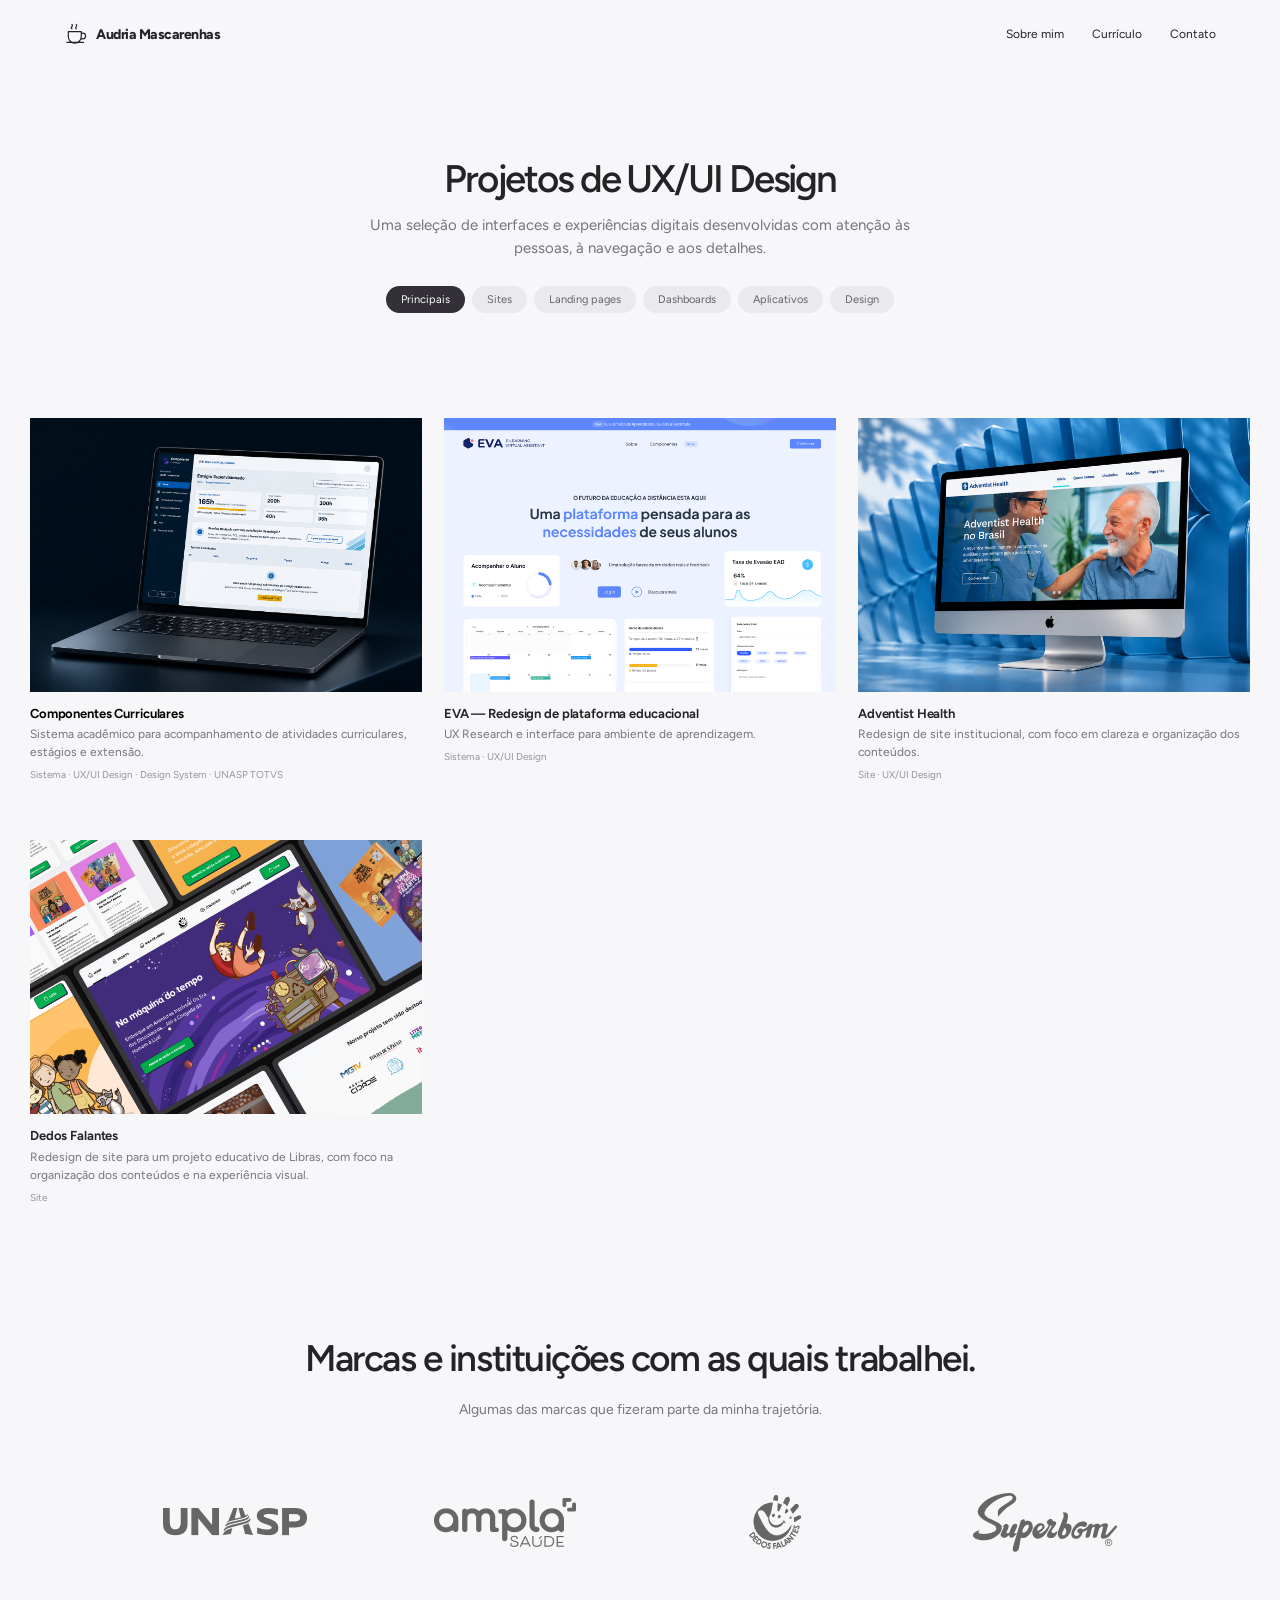
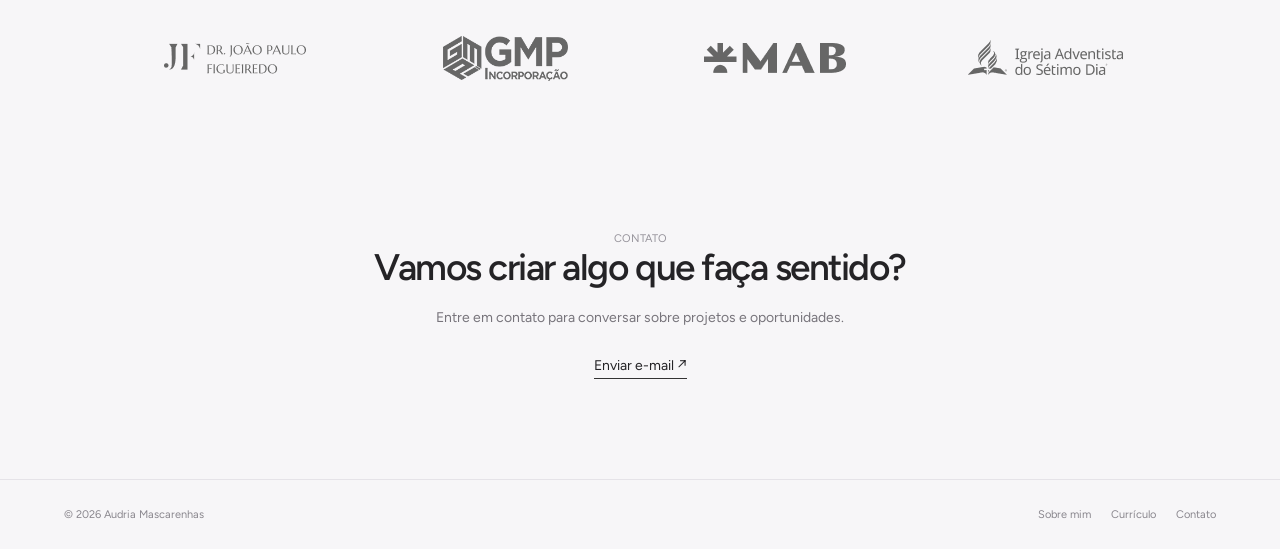
<file: index.html>
<!DOCTYPE html>

<html lang="pt-BR">
<head>
<meta charset="utf-8"/><meta content="width=device-width,initial-scale=1" name="viewport"/>
<title>Audria Mascarenhas — UX/UI Designer</title>
<link href="https://fonts.googleapis.com" rel="preconnect"/>
<link crossorigin="" href="https://fonts.gstatic.com" rel="preconnect"/>


<link href="assets/css/global.css" rel="stylesheet"/><link href="assets/css/home.css" rel="stylesheet"/><link href="assets/css/componentes-curriculares.css" rel="stylesheet"/>
  <link rel="icon" type="image/svg+xml" href="assets/images/favicon.svg">
</head>
<body>
<header class="site-header"><a aria-label="Audria Mascarenhas — página inicial" class="brand" href="index.html"><svg aria-hidden="true" fill="none" stroke="currentColor" stroke-linecap="round" stroke-linejoin="round" stroke-width="1.65" viewbox="0 0 32 32"><path d="M6 12h18v7a9 9 0 0 1-18 0zM24 14h2a4 4 0 0 1 0 8h-3M4 27h23M11 8c-3-3 3-3 0-6M17 8c-3-3 3-3 0-6"></path></svg>Audria Mascarenhas</a><nav aria-label="Navegação principal"><a href="sobre.html">Sobre mim</a><a href="curriculo.html">Currículo</a><a href="contato.html">Contato</a></nav></header>
<main id="inicio"><section class="hero"><h1>Projetos de UX/UI Design</h1><p>Uma seleção de interfaces e experiências digitais desenvolvidas com atenção às pessoas, à navegação e aos detalhes.</p><div aria-label="Filtrar projetos" class="filters" role="group"><button aria-pressed="true" class="filter active" data-filter="principais">Principais</button><button aria-pressed="false" class="filter" data-filter="sites">Sites</button><button aria-pressed="false" class="filter" data-filter="landing">Landing pages</button><button aria-pressed="false" class="filter" data-filter="dashboard">Dashboards</button><button aria-pressed="false" class="filter" data-filter="apps">Aplicativos</button><button aria-pressed="false" class="filter" data-filter="design">Design</button></div></section>
<section aria-label="Galeria de projetos" class="gallery" id="projetos">
<article data-published="true" data-featured="true" class="project project-componentes" data-category="dashboard"><a aria-label="Ver estudo de caso Componentes Curriculares — UNASP TOTVS" class="project-link" href="projetos/componentes-curriculares.html"><div class="preview project-cover"><img src="assets/images/componentes-curriculares/Final.png" alt="Interface final de Componentes Curriculares em um notebook sobre fundo azul-escuro" width="1568" height="1003" decoding="async" data-image-fallback><span class="image-fallback" style="--image-width: 1568; --image-height: 1003" hidden>resultado-final.png · 1568 × 1003 px</span></div><h2>Componentes Curriculares</h2><p>Sistema acadêmico para acompanhamento de atividades curriculares, estágios e extensão.</p><span class="tag">Sistema · UX/UI Design · Design System · UNASP TOTVS</span></a></article>
<article data-published="true" data-featured="true" class="project" data-category="dashboard"><a aria-label="Ver estudo de caso EVA" class="project-link" href="projetos/eva.html"><div class="preview eva-cover"><img src="assets/images/eva/eva-capa.png" alt="Capa do projeto EVA com apresentação da plataforma e elementos da interface educacional" width="1920" height="1024" decoding="async"></div><h2>EVA — Redesign de plataforma educacional</h2><p>UX Research e interface para ambiente de aprendizagem.</p><span class="tag">Sistema · UX/UI Design</span></a></article>
<article data-published="true" data-featured="true" class="project" data-category="sites"><a aria-label="Ver estudo de caso Adventist Health" class="project-link" href="projetos/adventist-health.html"><div class="preview project-cover"><img src="assets/images/adventist-health/Capa.png" alt="Capa do redesign do site institucional da Adventist Health" width="1920" height="1080" loading="lazy" decoding="async"></div><h2>Adventist Health</h2><p>Redesign de site institucional, com foco em clareza e organização dos conteúdos.</p><span class="tag">Site · UX/UI Design</span></a></article>
<article data-published="true" data-featured="true" class="project" data-category="sites"><a aria-label="Ver estudo de caso Dedos Falantes" class="project-link" href="projetos/dedos-falantes.html"><div class="preview project-cover"><img src="assets/images/dedos-falantes/mockup.png" alt="Composição da interface do site educativo Dedos Falantes" width="1440" height="1080" loading="lazy" decoding="async"></div><h2>Dedos Falantes</h2><p>Redesign de site para um projeto educativo de Libras, com foco na organização dos conteúdos e na experiência visual.</p><span class="tag">Site</span></a></article>
<article data-published="true" data-featured="false" class="project hidden" data-category="landing"><a aria-label="Ver projeto Vegan Revolution" class="project-link" href="projetos/vegan-revolution.html"><div class="preview project-cover"><img src="assets/images/vegan-revolution/capa-vegan-revolution.png" alt="Capa da landing page Vegan Revolution" width="1672" height="941" loading="lazy" decoding="async"></div><h2>Vegan Revolution</h2><p>Design de interfaces para um treinamento da Superbom.</p><span class="tag">Landing page</span></a></article>
<article data-published="false" class="project hidden" data-category="sites"><div class="preview orange"><div class="mock"><div class="mock-top"><i class="dot"></i><i class="dot"></i><i class="dot"></i></div><div class="mock-body"><div class="mock-side"><i></i><i></i><i></i></div><div class="mock-main"><b></b><span></span><span></span><div class="tiles"><i></i><i></i><i></i></div></div></div></div><span class="placeholder-note">Prévia ilustrativa</span></div><h2>Turma dos Dedos Falantes</h2><p>Redesign de site educativo e adaptação de ilustrações.</p><span class="tag">Site · UX/UI Design</span></article>
<article data-published="false" class="project hidden" data-category="landing"><div class="preview pale"><div class="mock"><div class="mock-top"><i class="dot"></i><i class="dot"></i><i class="dot"></i></div><div class="mock-body"><div class="mock-side"><i></i><i></i><i></i></div><div class="mock-main"><b></b><span></span><span></span><div class="tiles"><i></i><i></i><i></i></div></div></div></div><span class="placeholder-note">Exemplo de layout</span></div><h2>Espaço para landing page</h2><p>Substituir por um projeto real.</p><span class="tag">Landing page · Exemplo</span></article>
<article data-published="false" class="project hidden" data-category="dashboard"><div class="preview dark"><div class="mock"><div class="mock-top"><i class="dot"></i><i class="dot"></i><i class="dot"></i></div><div class="mock-body"><div class="mock-side"><i></i><i></i><i></i></div><div class="mock-main"><b></b><span></span><span></span><div class="tiles"><i></i><i></i><i></i></div></div></div></div><span class="placeholder-note">Exemplo de layout</span></div><h2>Espaço para dashboard</h2><p>Substituir por um projeto real.</p><span class="tag">Dashboard · Exemplo</span></article>
<article data-published="false" class="project hidden" data-category="sites"><div class="preview cream"><div class="mock"><div class="mock-top"><i class="dot"></i><i class="dot"></i><i class="dot"></i></div><div class="mock-body"><div class="mock-side"><i></i><i></i><i></i></div><div class="mock-main"><b></b><span></span><span></span><div class="tiles"><i></i><i></i><i></i></div></div></div></div><span class="placeholder-note">Exemplo de layout</span></div><h2>Espaço para outro site</h2><p>Substituir por um projeto real.</p><span class="tag">Site · Exemplo</span></article>
<article data-published="false" class="project hidden" data-category="apps"><div class="preview blue"><div class="mock"><div class="mock-top"><i class="dot"></i><i class="dot"></i><i class="dot"></i></div><div class="mock-body"><div class="mock-side"><i></i><i></i><i></i></div><div class="mock-main"><b></b><span></span><span></span><div class="tiles"><i></i><i></i><i></i></div></div></div></div><span class="placeholder-note">Exemplo de layout</span></div><h2>Espaço para aplicativo</h2><p>Substituir por um projeto real.</p><span class="tag">Aplicativo · Exemplo</span></article>
<div class="projects-empty" id="projects-empty" role="status" aria-live="polite" aria-atomic="true" hidden>
  <img src="assets/images/gatinha-cafe.gif" alt="" width="90" class="projects-empty-cat">
  <h2>Tem projeto por aqui, só falta aparecer!</h2>
  <p>Os projetos já existem, mas ainda estou organizando tudo para mostrar por aqui. Entre o design, a maternidade e algumas xícaras de café, vou atualizando esse cantinho aos poucos. ☕</p>
</div>
</section>
<section class="brands" aria-labelledby="brands-title">
  <h2 id="brands-title">Marcas e instituições com as quais trabalhei.</h2>
  <p>Algumas das marcas que fizeram parte da minha trajetória.</p>
  <ul class="brands-grid" role="list">
    <li><img src="assets/images/marcas/unasp.png" alt="UNASP" width="144" height="28" loading="lazy" decoding="async"></li>
    <li><img src="assets/images/marcas/ampla-saude.png" alt="Ampla Saúde" width="142" height="49" loading="lazy" decoding="async"></li>
    <li><img src="assets/images/marcas/dedos-falantes.png" alt="Turma dos Dedos Falantes" width="53" height="54" loading="lazy" decoding="async"></li>
    <li><img src="assets/images/marcas/super-bom.png" alt="Super Bom" width="144" height="59" loading="lazy" decoding="async"></li>
    <li><img src="assets/images/marcas/dr-joao-paulo-figueiredo.png" alt="Dr. João Paulo Figueiredo" width="142" height="31" loading="lazy" decoding="async"></li>
    <li><img src="assets/images/marcas/gmp.svg" alt="GMP" width="125" height="45" loading="lazy" decoding="async"></li>
    <li><img src="assets/images/marcas/mab.png" alt="MAB" width="142" height="30" loading="lazy" decoding="async"></li>
    <li><img src="assets/images/marcas/igreja-adventista.png" alt="Igreja Adventista" width="155" height="36" loading="lazy" decoding="async"></li>
  </ul>
</section>
<section class="contact" id="contato"><div class="eyebrow">CONTATO</div><h2>Vamos criar algo que faça sentido?</h2><p>Entre em contato para conversar sobre projetos e oportunidades.</p><a class="cta" href="contato.html">Enviar e-mail ↗</a></section></main>
<footer><span>© 2026 Audria Mascarenhas</span><div class="footer-links"><a href="sobre.html">Sobre mim</a><a href="curriculo.html">Currículo</a><a href="contato.html">Contato</a></div></footer>
<script src="assets/js/home.js"></script>
<script src="assets/js/image-fallback.js" defer></script>
</body></html>
</file>
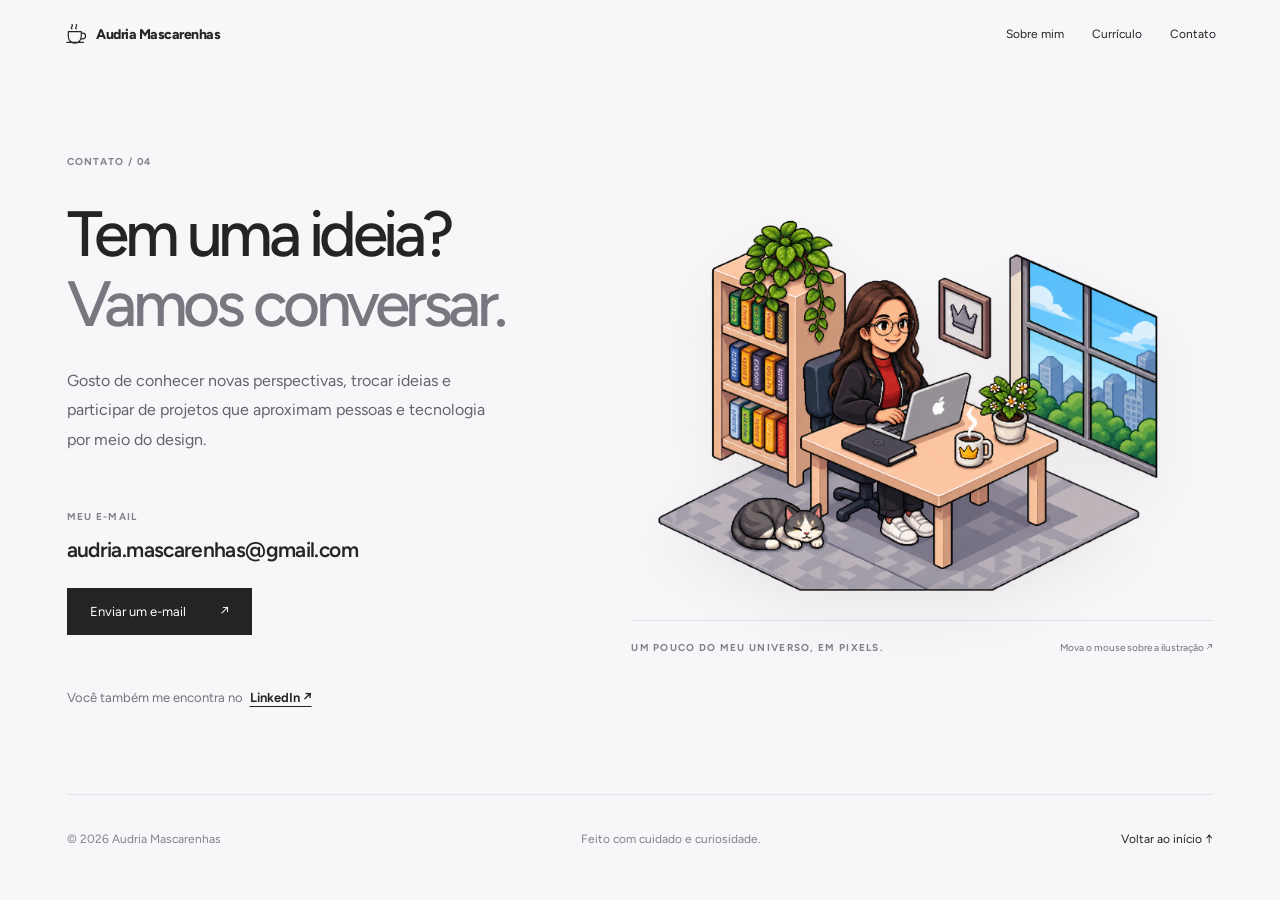
<file: contato.html>
<!doctype html>
<html lang="pt-BR"><head><meta charset="utf-8"><meta name="viewport" content="width=device-width,initial-scale=1"><meta name="description" content="Entre em contato com Audria Mascarenhas, UX/UI Designer."><title>Contato — Audria Mascarenhas</title><link rel="stylesheet" href="assets/css/global.css"><link rel="stylesheet" href="assets/css/contato.css">
  <link rel="icon" type="image/svg+xml" href="assets/images/favicon.svg">
</head>
<body><header class="site-header"><a aria-label="Audria Mascarenhas — página inicial" class="brand" href="index.html"><svg aria-hidden="true" fill="none" stroke="currentColor" stroke-linecap="round" stroke-linejoin="round" stroke-width="1.65" viewbox="0 0 32 32"><path d="M6 12h18v7a9 9 0 0 1-18 0zM24 14h2a4 4 0 0 1 0 8h-3M4 27h23M11 8c-3-3 3-3 0-6M17 8c-3-3 3-3 0-6"></path></svg>Audria Mascarenhas</a><nav aria-label="Navegação principal"><a href="sobre.html">Sobre mim</a><a href="curriculo.html">Currículo</a><a href="contato.html" aria-current="page">Contato</a></nav></header><div class="site-shell">
<main class="contact-layout"><section class="contact-copy"><span class="eyebrow">CONTATO / 04</span><h1>Tem uma ideia?<br><span>Vamos conversar.</span></h1><p class="lead">Gosto de conhecer novas perspectivas, trocar ideias e participar de projetos que aproximam pessoas e tecnologia por meio do design.</p><div class="contact-details"><span class="detail-label">MEU E-MAIL</span><a class="email" href="contato.html">audria.mascarenhas@gmail.com</a><a class="primary-link" href="contato.html">Enviar um e-mail <span aria-hidden="true">↗</span></a></div><div class="social"><span>Você também me encontra no</span><a href="https://www.linkedin.com/in/audria-mascarenhas" target="_blank" rel="noopener noreferrer">LinkedIn ↗</a></div></section>
<section class="art-area" aria-label="Ilustração em pixel art de Audria trabalhando ao lado de sua gatinha"><div class="art-stage" id="artStage"><div class="art-frame" id="artFrame"><img src="assets/images/cena-pixel-audria.png" alt="Cena isométrica em pixel art: Audria trabalha no notebook enquanto sua gatinha cinza e branca descansa ao lado da mesa." draggable="false"></div></div><div class="art-caption"><span>UM POUCO DO MEU UNIVERSO, EM PIXELS.</span><span class="motion-hint">Mova o mouse sobre a ilustração ↗</span></div></section></main><footer class="site-footer"><span>© 2026 Audria Mascarenhas</span><span>Feito com cuidado e curiosidade.</span><a href="index.html">Voltar ao início ↑</a></footer></div><script src="assets/js/contato.js" defer></script></body></html>
</file>
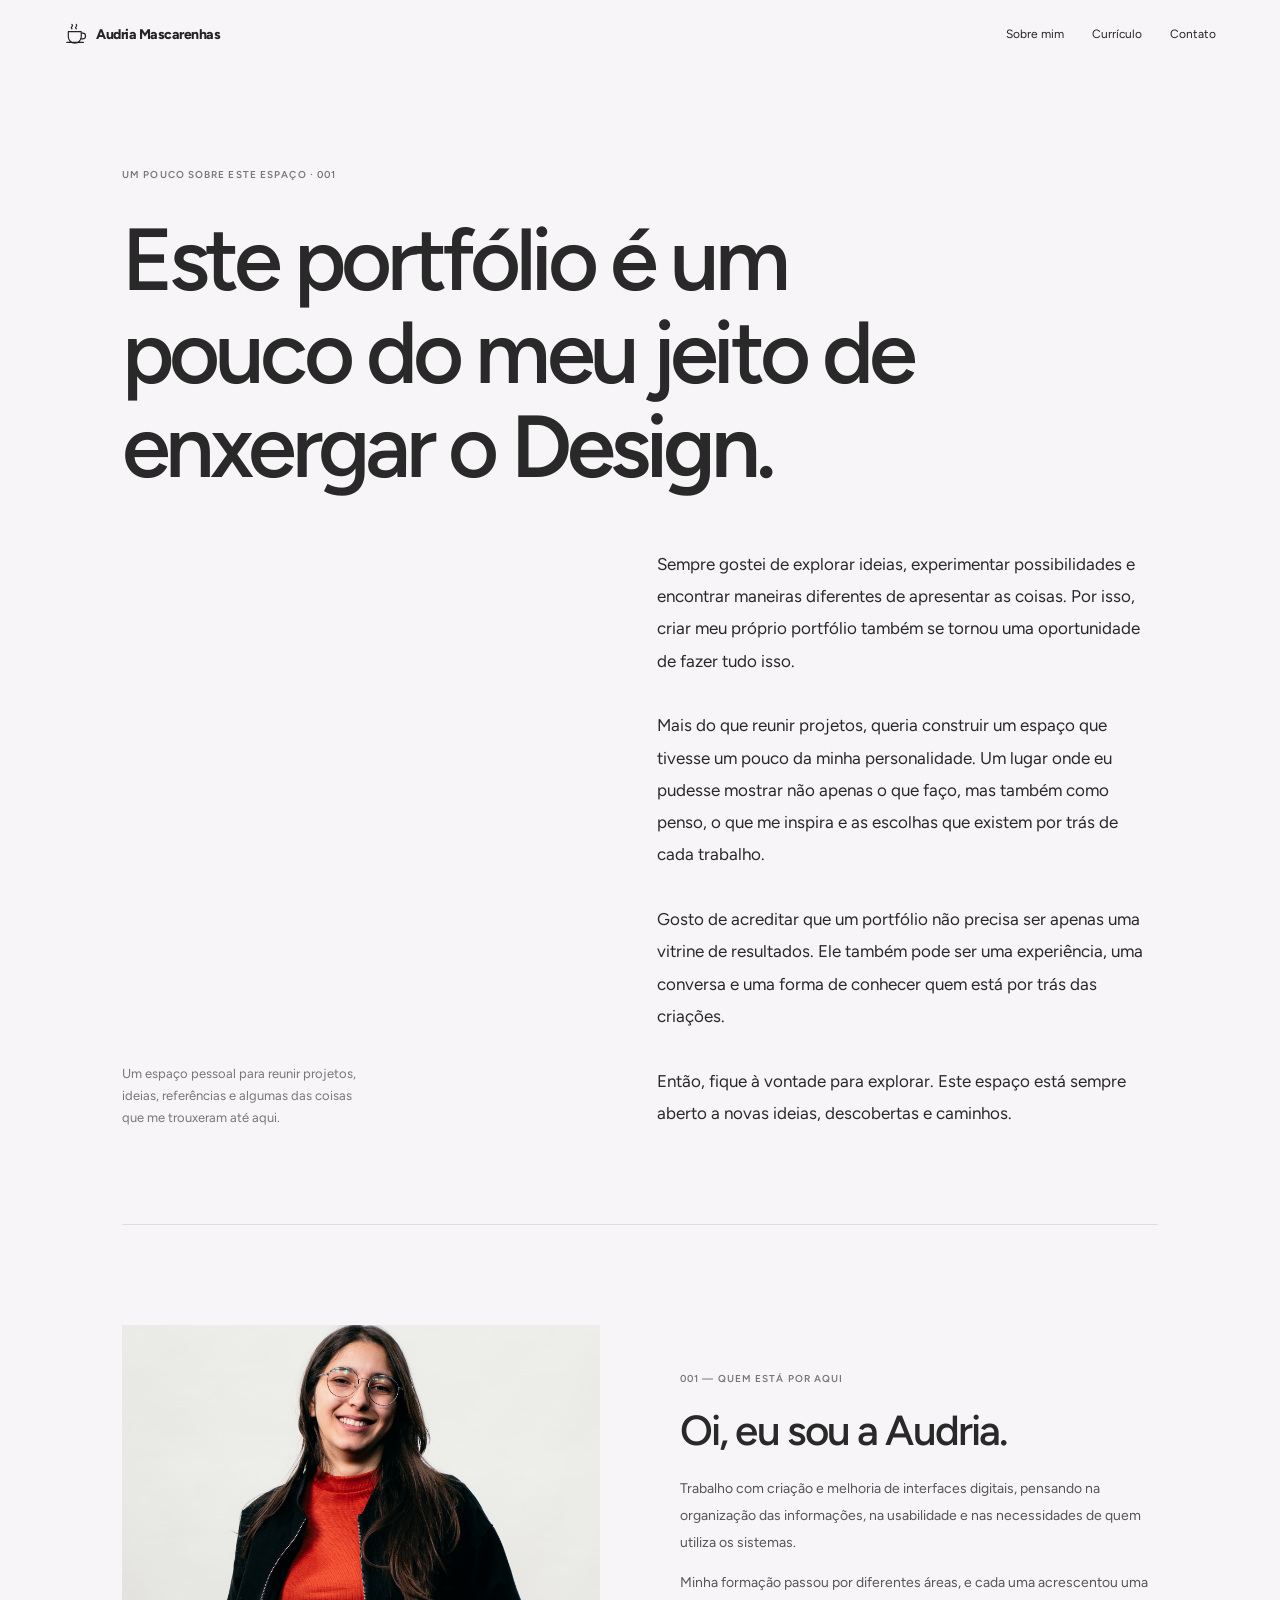
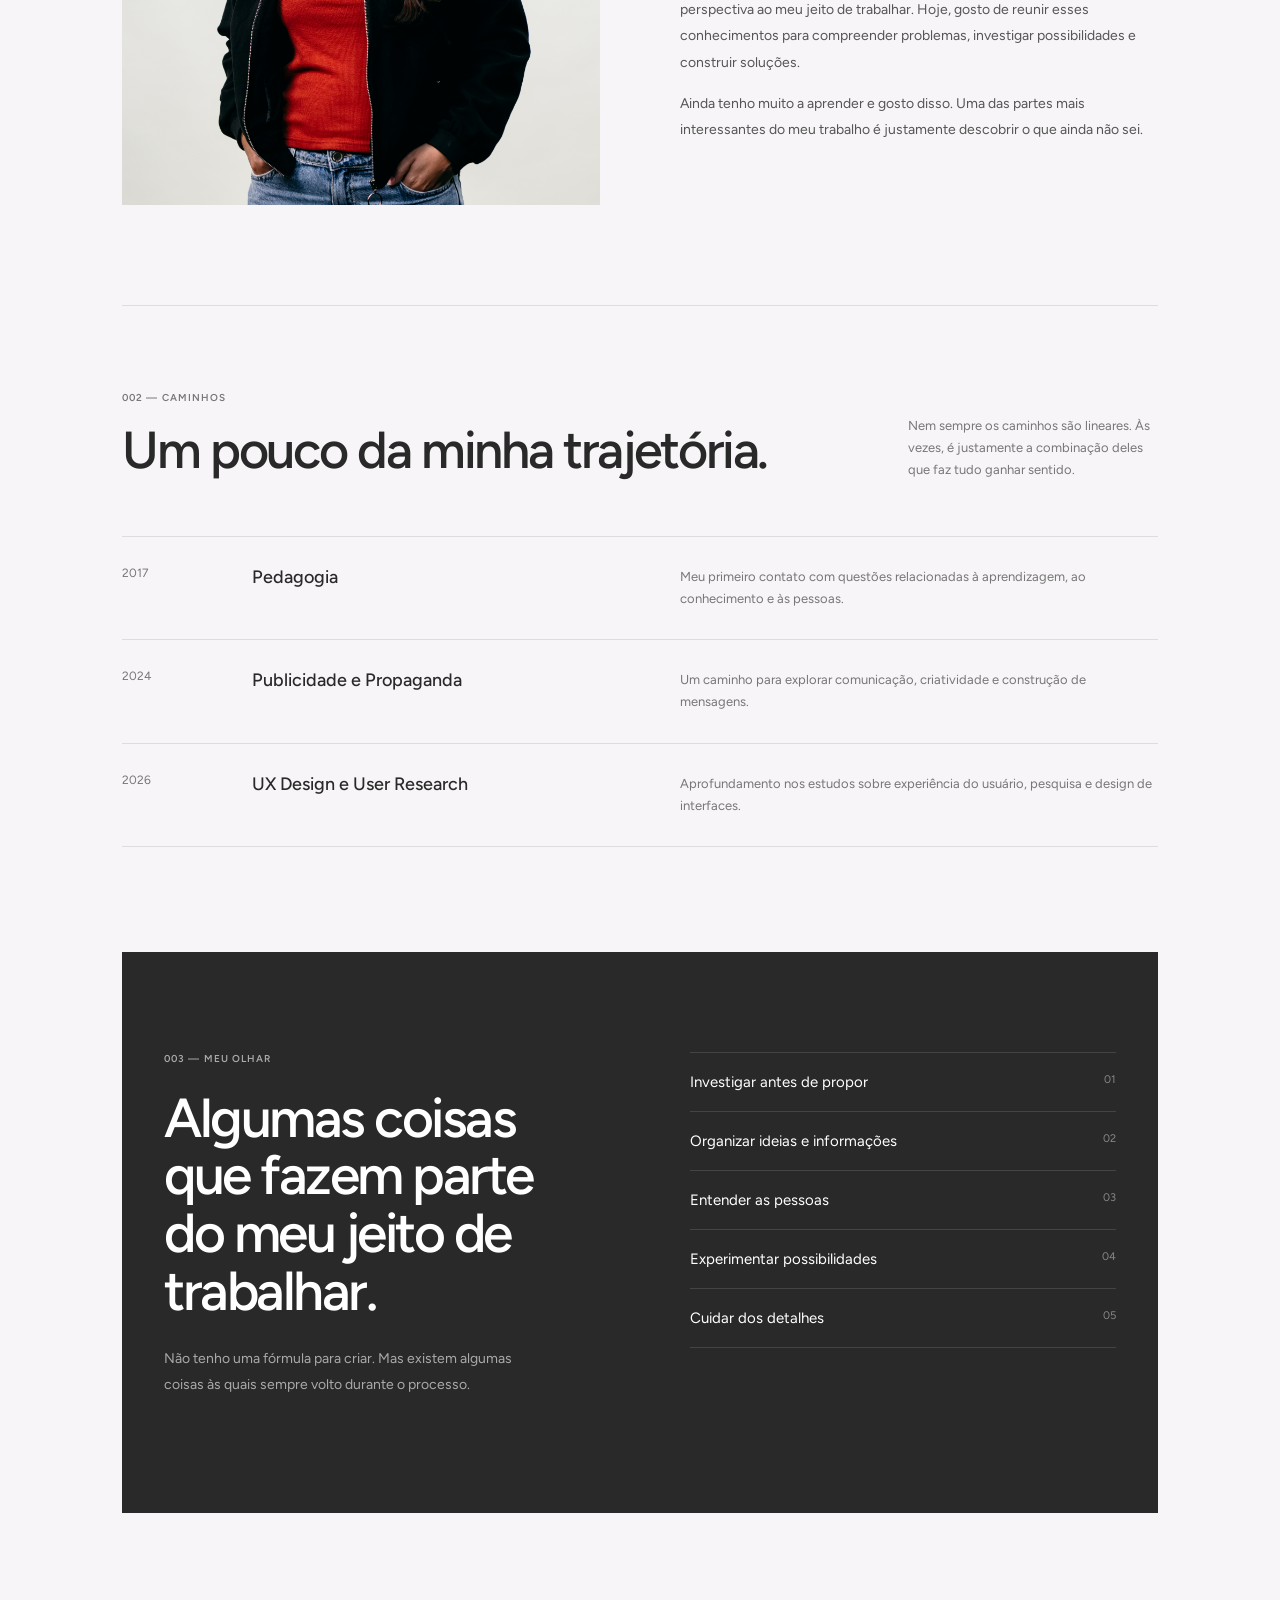
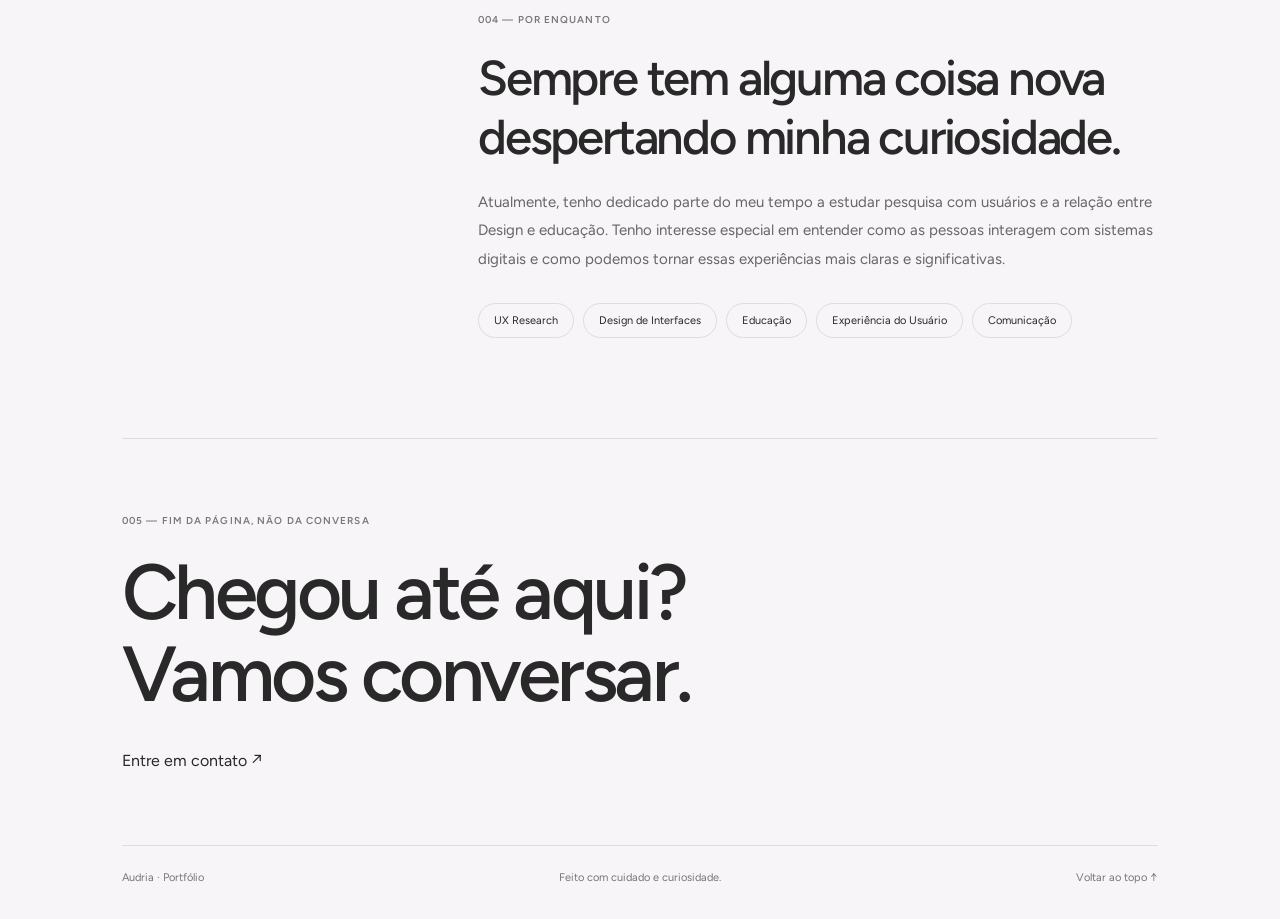
<file: sobre.html>
<!DOCTYPE html>

<html lang="pt-BR">
<head>
<meta charset="utf-8"/>
<meta content="width=device-width, initial-scale=1.0" name="viewport"/>
<title>Sobre — Audria</title>

<link href="assets/css/global.css" rel="stylesheet"/><link href="assets/css/sobre.css" rel="stylesheet"/>
  <link rel="icon" type="image/svg+xml" href="assets/images/favicon.svg">
</head>
<body>
<header class="site-header"><a aria-label="Audria Mascarenhas — página inicial" class="brand" href="index.html"><svg aria-hidden="true" fill="none" stroke="currentColor" stroke-linecap="round" stroke-linejoin="round" stroke-width="1.65" viewbox="0 0 32 32"><path d="M6 12h18v7a9 9 0 0 1-18 0zM24 14h2a4 4 0 0 1 0 8h-3M4 27h23M11 8c-3-3 3-3 0-6M17 8c-3-3 3-3 0-6"></path></svg>Audria Mascarenhas</a><nav aria-label="Navegação principal"><a href="sobre.html">Sobre mim</a><a href="curriculo.html">Currículo</a><a href="contato.html">Contato</a></nav></header>
<div class="container">

<section class="hero" id="sobre">
<div class="eyebrow">UM POUCO SOBRE ESTE ESPAÇO · 001</div>
<h1>Este portfólio é um pouco do meu jeito de enxergar o <em>Design.</em></h1>
<div class="hero-bottom">
<div class="hero-note">Um espaço pessoal para reunir projetos, ideias, referências e algumas das coisas que me trouxeram até aqui.</div>
<div class="intro">
Sempre gostei de explorar ideias, experimentar possibilidades e encontrar maneiras diferentes de apresentar as coisas. Por isso, criar meu próprio portfólio também se tornou uma oportunidade de fazer tudo isso.<br/><br/>
Mais do que reunir projetos, queria construir um espaço que tivesse um pouco da minha personalidade. Um lugar onde eu pudesse mostrar não apenas o que faço, mas também como penso, o que me inspira e as escolhas que existem por trás de cada trabalho.<br/><br/>
Gosto de acreditar que um portfólio não precisa ser apenas uma vitrine de resultados. Ele também pode ser uma experiência, uma conversa e uma forma de conhecer quem está por trás das criações.<br/><br/>
Então, fique à vontade para explorar. Este espaço está sempre aberto a novas ideias, descobertas e caminhos.
</div></div></section>
<section class="feature">
<div class="photo"><img src="assets/images/minha-foto.jpg" alt="Retrato de Audria Mascarenhas" width="3562" height="5343" loading="lazy" decoding="async"></div>
<div><div class="number">001 — QUEM ESTÁ POR AQUI</div><h2 class="section-title">Oi, eu sou a Audria.</h2>
<p class="body-text">Trabalho com criação e melhoria de interfaces digitais, pensando na organização das informações, na usabilidade e nas necessidades de quem utiliza os sistemas.</p>
<p class="body-text">Minha formação passou por diferentes áreas, e cada uma acrescentou uma perspectiva ao meu jeito de trabalhar. Hoje, gosto de reunir esses conhecimentos para compreender problemas, investigar possibilidades e construir soluções.</p>
<p class="body-text">Ainda tenho muito a aprender e gosto disso. Uma das partes mais interessantes do meu trabalho é justamente descobrir o que ainda não sei.</p></div>
</section>
<section class="trajectory" id="trajetoria">
<div class="trajectory-header"><div><div class="number">002 — CAMINHOS</div><h2>Um pouco da minha trajetória.</h2></div><div class="hero-note">Nem sempre os caminhos são lineares. Às vezes, é justamente a combinação deles que faz tudo ganhar sentido.</div></div>
<div class="timeline">
<div class="timeline-item"><div class="year">2017</div><h3>Pedagogia</h3><p>Meu primeiro contato com questões relacionadas à aprendizagem, ao conhecimento e às pessoas.</p></div>
<div class="timeline-item"><div class="year">2024</div><h3>Publicidade e Propaganda</h3><p>Um caminho para explorar comunicação, criatividade e construção de mensagens.</p></div>
<div class="timeline-item"><div class="year">2026</div><h3>UX Design e User Research</h3><p>Aprofundamento nos estudos sobre experiência do usuário, pesquisa e design de interfaces.</p></div>
</div></section>
<section class="process" id="processo"><div class="container"><div class="process-grid">
<div><div class="number">003 — MEU OLHAR</div><h2>Algumas coisas que fazem parte do meu jeito de trabalhar.</h2><p class="process-intro">Não tenho uma fórmula para criar. Mas existem algumas coisas às quais sempre volto durante o processo.</p></div>
<div class="interests"><div class="interest">Investigar antes de propor <span>01</span></div><div class="interest">Organizar ideias e informações <span>02</span></div><div class="interest">Entender as pessoas <span>03</span></div><div class="interest">Experimentar possibilidades <span>04</span></div><div class="interest">Cuidar dos detalhes <span>05</span></div></div>
</div></div></section>
<section class="current"><div class="current-content"><div class="number">004 — POR ENQUANTO</div><h2>Sempre tem alguma coisa nova despertando minha curiosidade.</h2>
<p>Atualmente, tenho dedicado parte do meu tempo a estudar pesquisa com usuários e a relação entre Design e educação. Tenho interesse especial em entender como as pessoas interagem com sistemas digitais e como podemos tornar essas experiências mais claras e significativas.</p>
<div class="tags"><span>UX Research</span><span>Design de Interfaces</span><span>Educação</span><span>Experiência do Usuário</span><span>Comunicação</span></div></div></section>
<footer id="contato"><div class="number">005 — FIM DA PÁGINA, NÃO DA CONVERSA</div><h2 class="footer-title">Chegou até aqui? Vamos conversar.</h2><a href="contato.html">Entre em contato ↗</a>
<div class="footer-bottom"><span>Audria · Portfólio</span><span>Feito com cuidado e curiosidade.</span><a href="#sobre">Voltar ao topo ↑</a></div></footer>
</div>
</body></html>
</file>
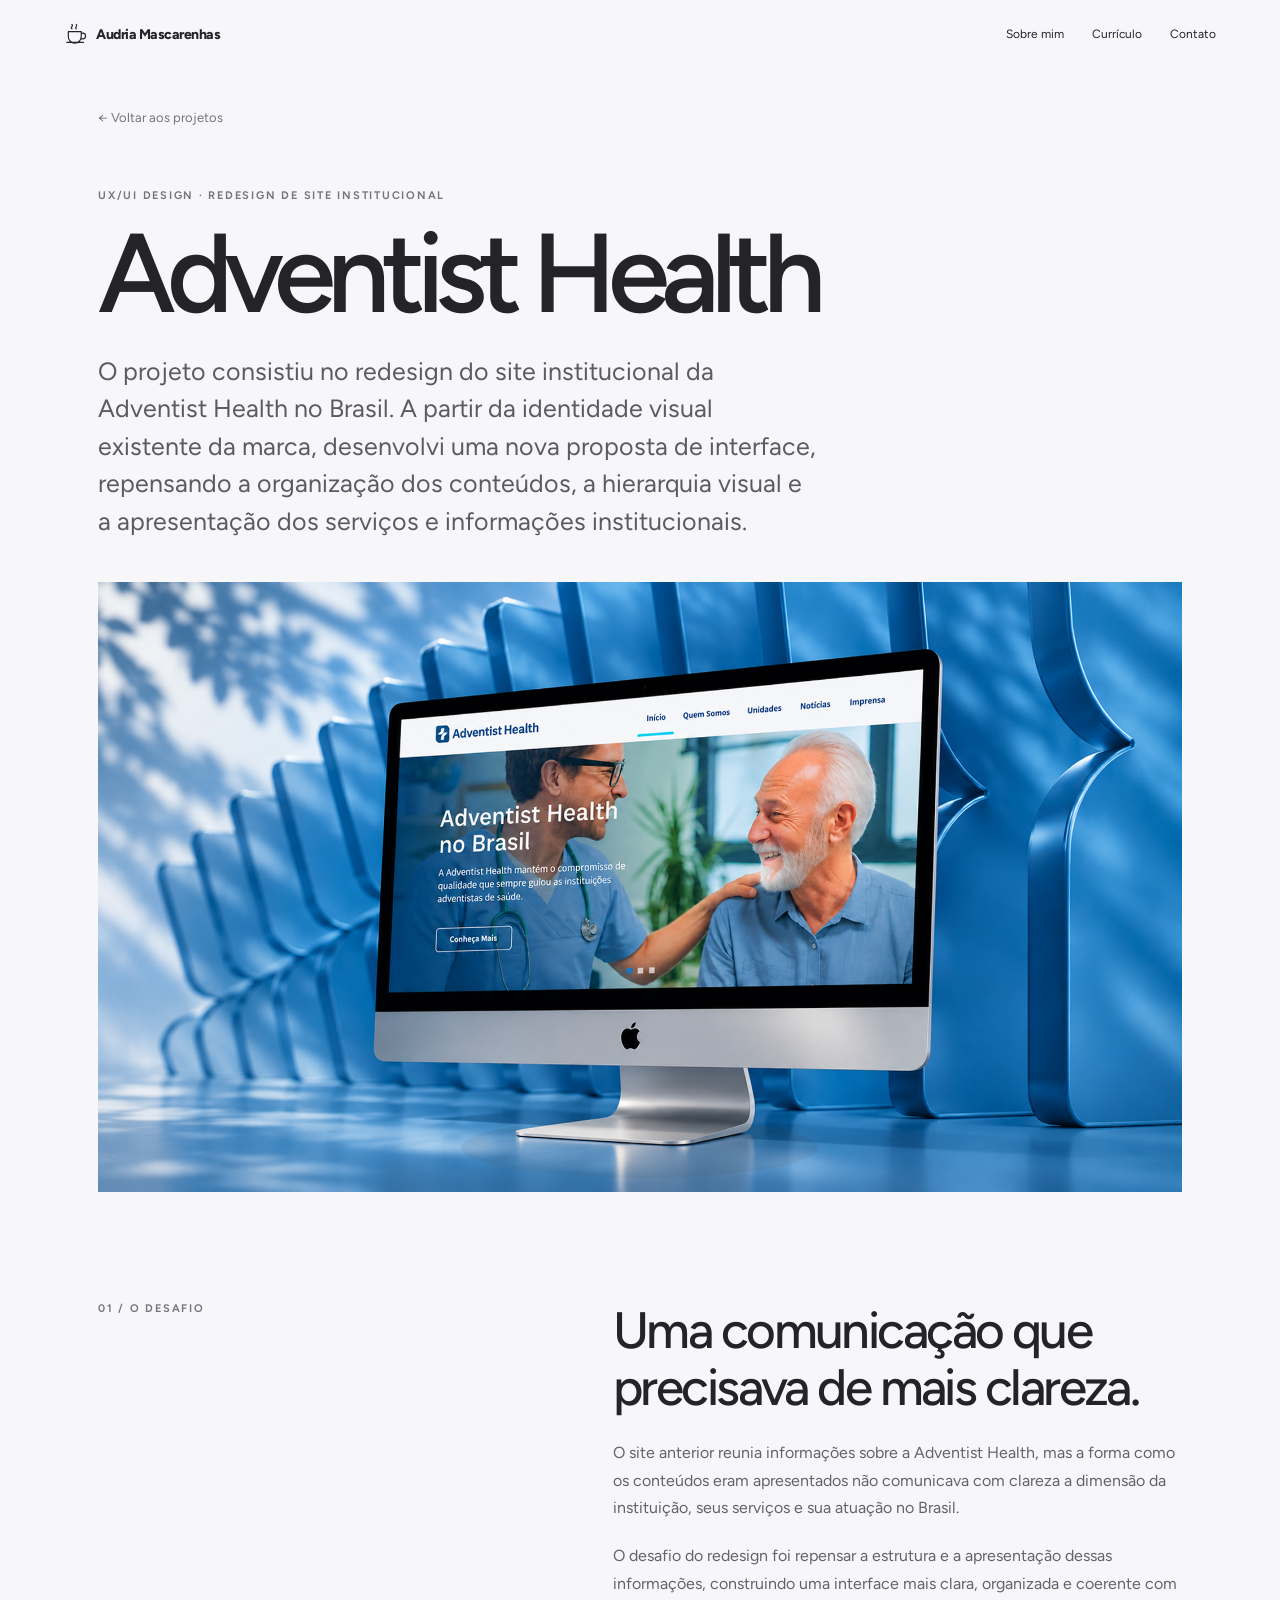
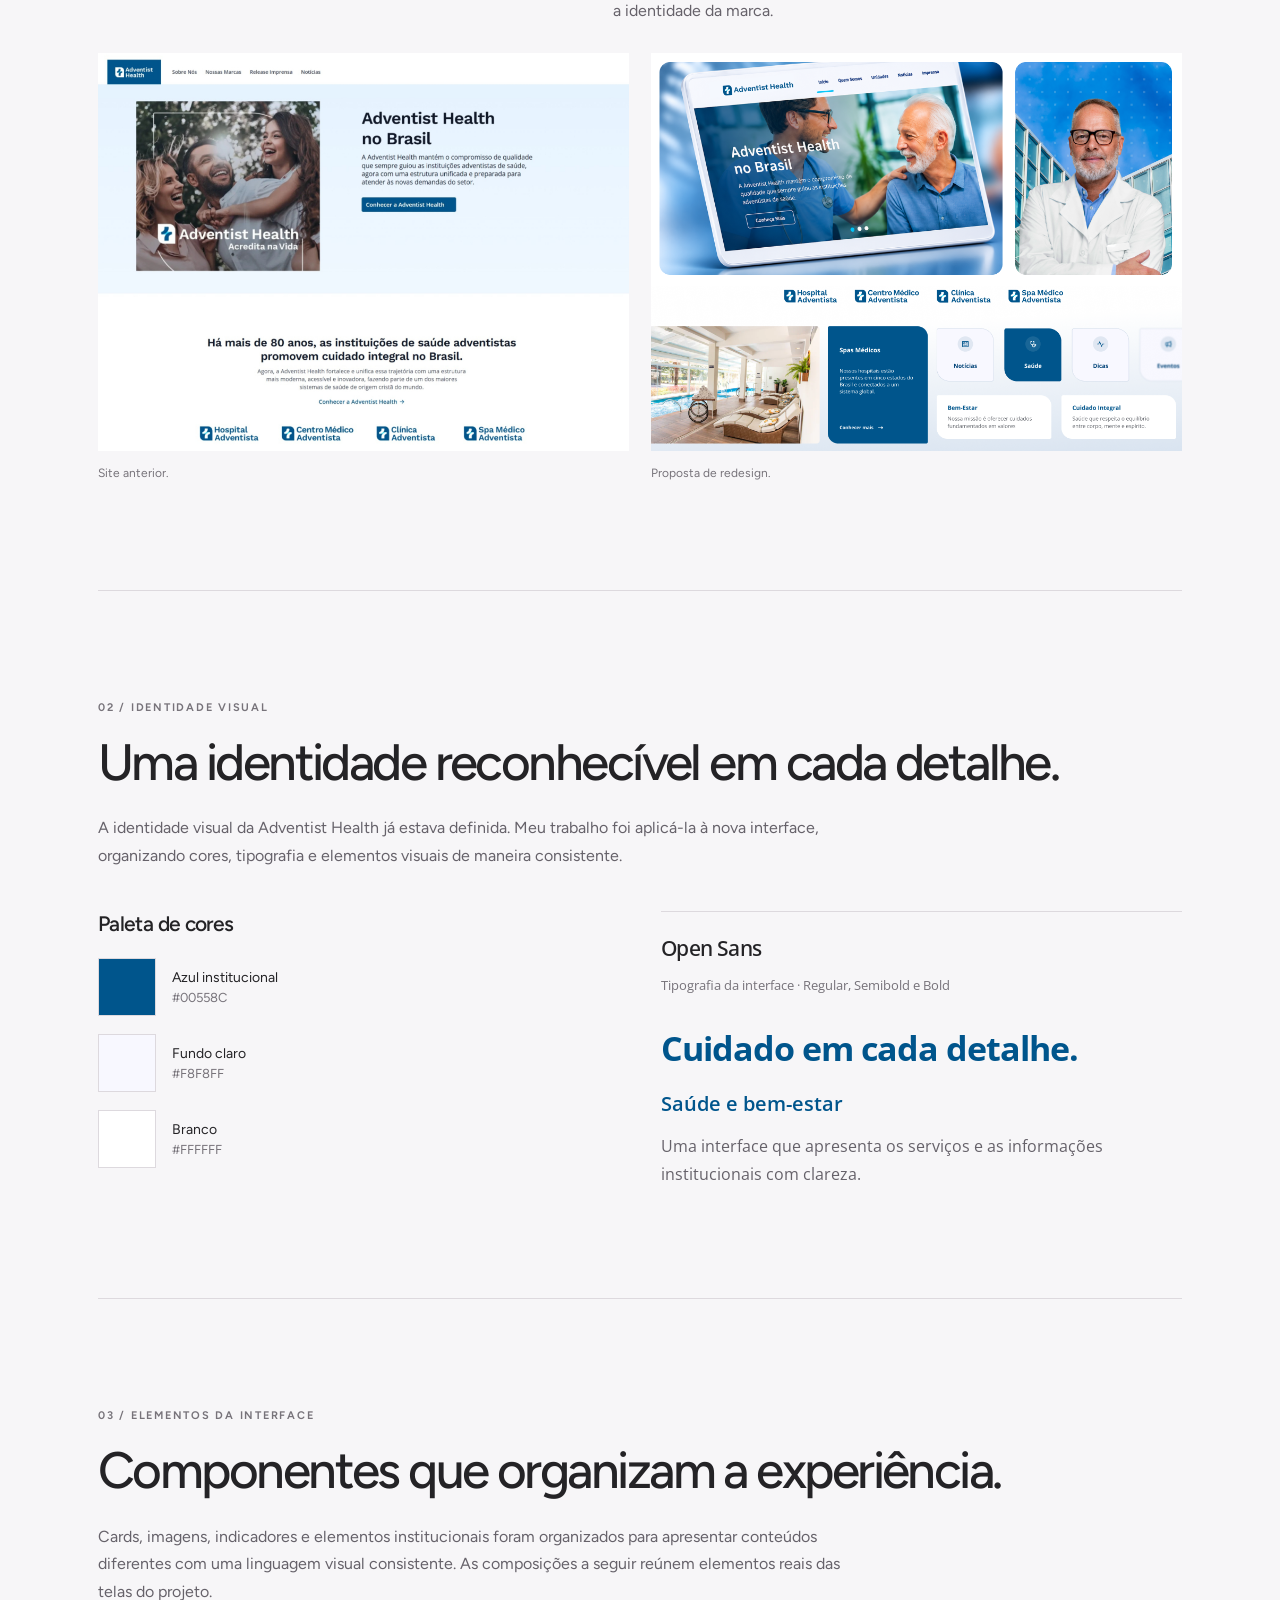
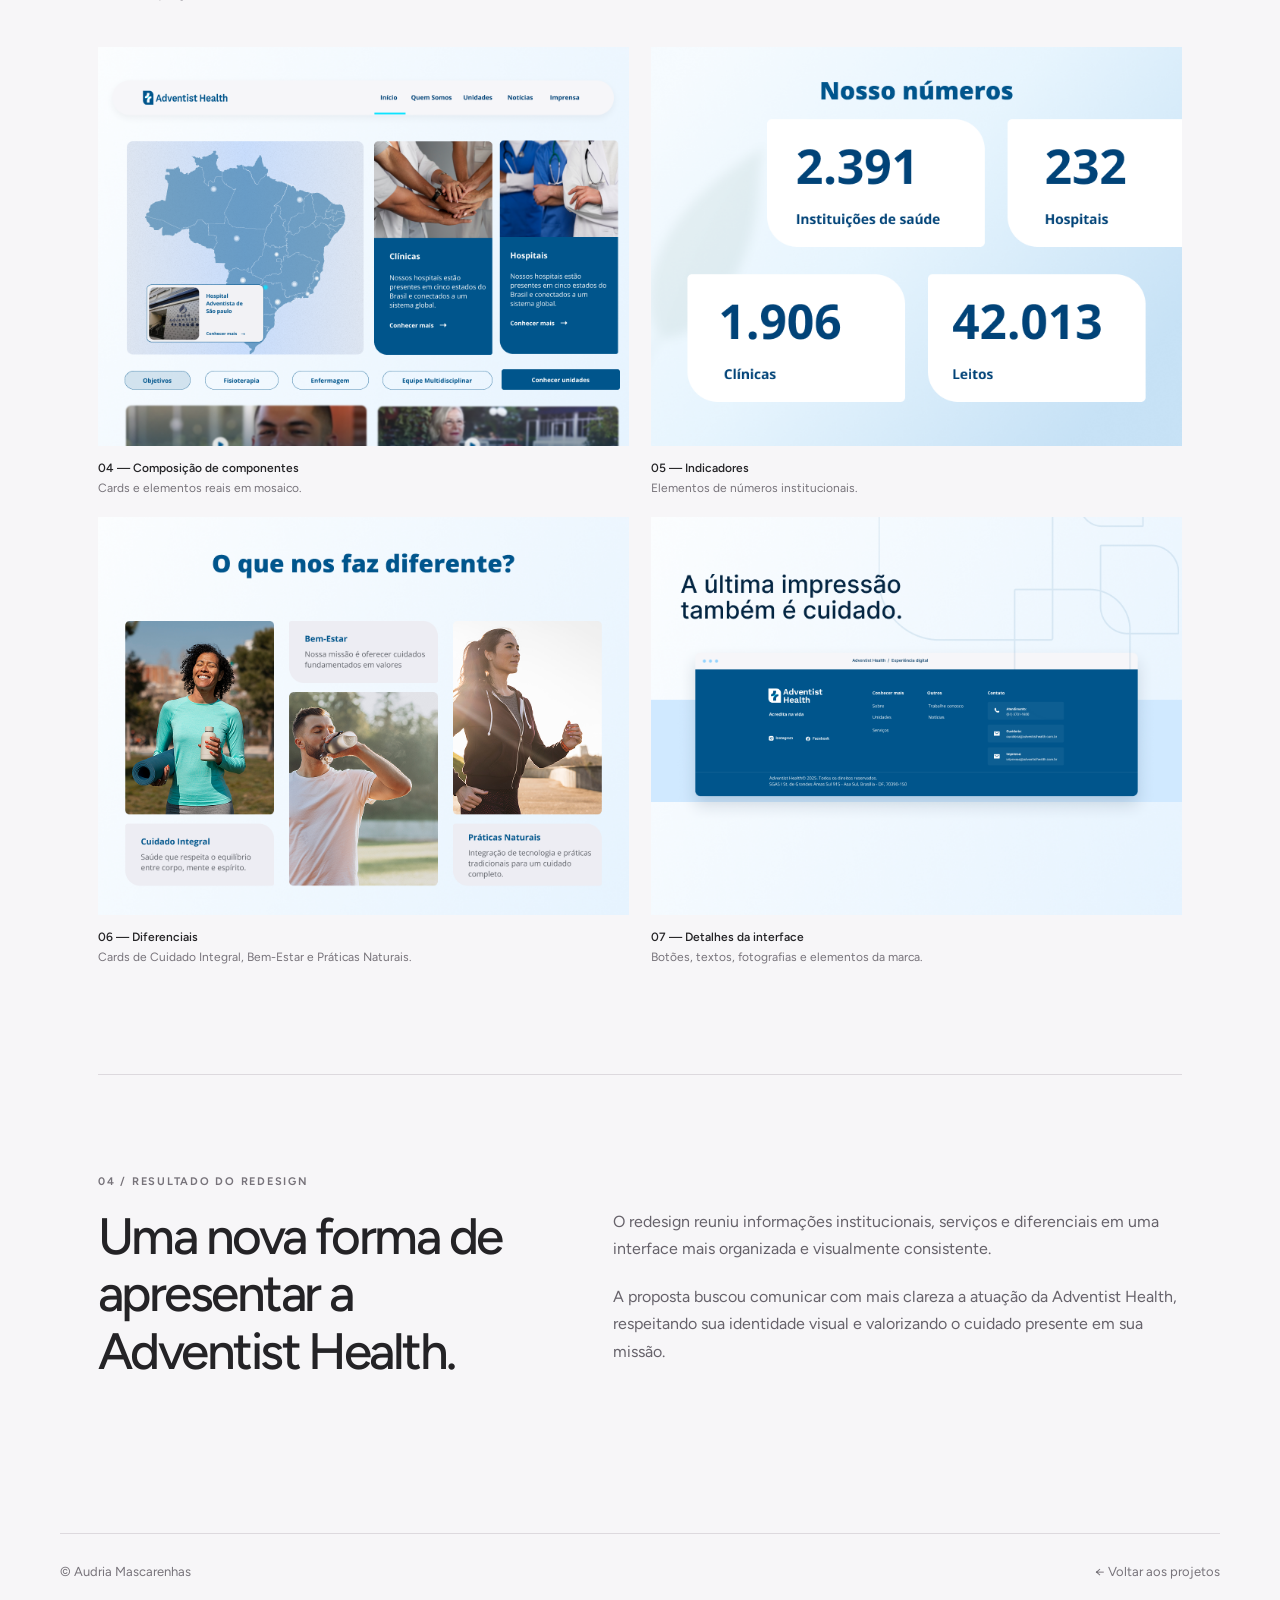
<file: projetos/adventist-health.html>
<!DOCTYPE html>
<html lang="pt-BR">
<head>
  <meta charset="UTF-8">
  <meta name="viewport" content="width=device-width,initial-scale=1">
  <meta name="description" content="Redesign do site institucional da Adventist Health no Brasil: organização de conteúdos, hierarquia visual e aplicação da identidade existente.">
  <title>Adventist Health — Audria Mascarenhas</title>
  <link rel="preconnect" href="https://fonts.googleapis.com">
  <link rel="preconnect" href="https://fonts.gstatic.com" crossorigin>
  <link href="https://fonts.googleapis.com/css2?family=Open+Sans:wght@400;600;700&display=swap" rel="stylesheet">
  <link href="../assets/css/global.css" rel="stylesheet">
  <link href="../assets/css/eva.css" rel="stylesheet">
  <link href="../assets/css/adventist-health.css" rel="stylesheet">

  <link rel="icon" type="image/svg+xml" href="../assets/images/favicon.svg">
</head>
<body class="adventist-case">
<header class="site-header"><a aria-label="Audria Mascarenhas — página inicial" class="brand" href="../index.html"><svg aria-hidden="true" fill="none" stroke="currentColor" stroke-linecap="round" stroke-linejoin="round" stroke-width="1.65" viewbox="0 0 32 32"><path d="M6 12h18v7a9 9 0 0 1-18 0zM24 14h2a4 4 0 0 1 0 8h-3M4 27h23M11 8c-3-3 3-3 0-6M17 8c-3-3 3-3 0-6"></path></svg>Audria Mascarenhas</a><nav aria-label="Navegação principal"><a href="../sobre.html">Sobre mim</a><a href="../curriculo.html">Currículo</a><a href="../contato.html">Contato</a></nav></header>
<main class="wrap">
  <a class="back" href="../index.html#projetos">← Voltar aos projetos</a>
  <div class="eyebrow">UX/UI Design · Redesign de site institucional</div>
  <h1>Adventist Health</h1>
  <p class="lead">O projeto consistiu no redesign do site institucional da Adventist Health no Brasil. A partir da identidade visual existente da marca, desenvolvi uma nova proposta de interface, repensando a organização dos conteúdos, a hierarquia visual e a apresentação dos serviços e informações institucionais.</p>
  <figure class="figure">
    <img src="../assets/images/adventist-health/Capa.png" alt="Apresentação do redesign da Adventist Health em um monitor, com destaque para a página inicial" width="1920" height="1080" loading="eager" decoding="async">
  </figure>

  <section class="section" aria-labelledby="desafio-title">
    <div class="section-grid">
      <div class="eyebrow">01 / O desafio</div>
      <div class="case-copy">
        <h2 id="desafio-title">Uma comunicação que precisava de mais clareza.</h2>
        <p>O site anterior reunia informações sobre a Adventist Health, mas a forma como os conteúdos eram apresentados não comunicava com clareza a dimensão da instituição, seus serviços e sua atuação no Brasil.</p>
        <p>O desafio do redesign foi repensar a estrutura e a apresentação dessas informações, construindo uma interface mais clara, organizada e coerente com a identidade da marca.</p>
      </div>
    </div>
    <div class="split">
      <figure class="figure">
        <img src="../assets/images/adventist-health/antes.png" alt="Site institucional da Adventist Health antes do redesign" width="1000" height="750" loading="lazy" decoding="async">
        <figcaption>Site anterior.</figcaption>
      </figure>
      <figure class="figure">
        <img src="../assets/images/adventist-health/depois.png" alt="Proposta de redesign do site institucional da Adventist Health" width="1000" height="750" loading="lazy" decoding="async">
        <figcaption>Proposta de redesign.</figcaption>
      </figure>
    </div>
  </section>

  <section class="section" aria-labelledby="identidade-title">
    <div class="eyebrow">02 / Identidade visual</div>
    <h2 class="case-title" id="identidade-title">Uma identidade reconhecível em cada detalhe.</h2>
    <p class="case-intro">A identidade visual da Adventist Health já estava definida. Meu trabalho foi aplicá-la à nova interface, organizando cores, tipografia e elementos visuais de maneira consistente.</p>
    <div class="identity-demo">
      <div>
        <h3>Paleta de cores</h3>
        <ul class="palette" aria-label="Cores identificadas na proposta de redesign">
          <li><span class="swatch swatch-blue" aria-hidden="true"></span><span>Azul institucional <span class="small">#00558C</span></span></li>
          <li><span class="swatch swatch-light" aria-hidden="true"></span><span>Fundo claro <span class="small">#F8F8FF</span></span></li>
          <li><span class="swatch swatch-white" aria-hidden="true"></span><span>Branco <span class="small">#FFFFFF</span></span></li>
        </ul>
      </div>
      <div class="type-demo">
        <h3>Open Sans</h3>
        <p class="small">Tipografia da interface · Regular, Semibold e Bold</p>
        <p class="type-heading">Cuidado em cada detalhe.</p>
        <p class="type-subtitle">Saúde e bem-estar</p>
        <p class="type-body">Uma interface que apresenta os serviços e as informações institucionais com clareza.</p>
      </div>
    </div>
  </section>

  <section class="section" aria-labelledby="elementos-title">
    <div class="eyebrow">03 / Elementos da interface</div>
    <h2 class="case-title" id="elementos-title">Componentes que organizam a experiência.</h2>
    <p class="case-intro">Cards, imagens, indicadores e elementos institucionais foram organizados para apresentar conteúdos diferentes com uma linguagem visual consistente. As composições a seguir reúnem elementos reais das telas do projeto.</p>
    <div class="components-grid">
      <figure class="figure">
        <img src="../assets/images/adventist-health/composi%C3%A7%C3%A3o.png" alt="Mosaico de cards e componentes reais das telas da Adventist Health" width="700" height="525" loading="lazy" decoding="async">
        <figcaption><span class="component-title">04 — Composição de componentes</span>Cards e elementos reais em mosaico.</figcaption>
      </figure>
      <figure class="figure">
        <img src="../assets/images/adventist-health/indicadores.png" alt="Composição dos indicadores com números institucionais da Adventist Health" width="700" height="525" loading="lazy" decoding="async">
        <figcaption><span class="component-title">05 — Indicadores</span>Elementos de números institucionais.</figcaption>
      </figure>
      <figure class="figure">
        <img src="../assets/images/adventist-health/diferenciais.png" alt="Cards de Cuidado Integral, Bem-Estar e Práticas Naturais" width="700" height="525" loading="lazy" decoding="async">
        <figcaption><span class="component-title">06 — Diferenciais</span>Cards de Cuidado Integral, Bem-Estar e Práticas Naturais.</figcaption>
      </figure>
      <figure class="figure">
        <img src="../assets/images/adventist-health/detalhes-interface.png" alt="Composição de botões, textos, fotografias e elementos da marca aplicados à interface" width="700" height="525" loading="lazy" decoding="async">
        <figcaption><span class="component-title">07 — Detalhes da interface</span>Botões, textos, fotografias e elementos da marca.</figcaption>
      </figure>
    </div>
  </section>

  <section class="closing" aria-labelledby="resultado-title">
    <div class="eyebrow">04 / Resultado do redesign</div>
    <div class="section-grid case-title">
      <h2 id="resultado-title">Uma nova forma de apresentar a Adventist Health.</h2>
      <div class="case-copy">
        <p>O redesign reuniu informações institucionais, serviços e diferenciais em uma interface mais organizada e visualmente consistente.</p>
        <p>A proposta buscou comunicar com mais clareza a atuação da Adventist Health, respeitando sua identidade visual e valorizando o cuidado presente em sua missão.</p>
      </div>
    </div>
  </section>
</main>
<footer class="wrap foot"><span>© Audria Mascarenhas</span><a href="../index.html#projetos">← Voltar aos projetos</a></footer>
</body>
</html>
</file>
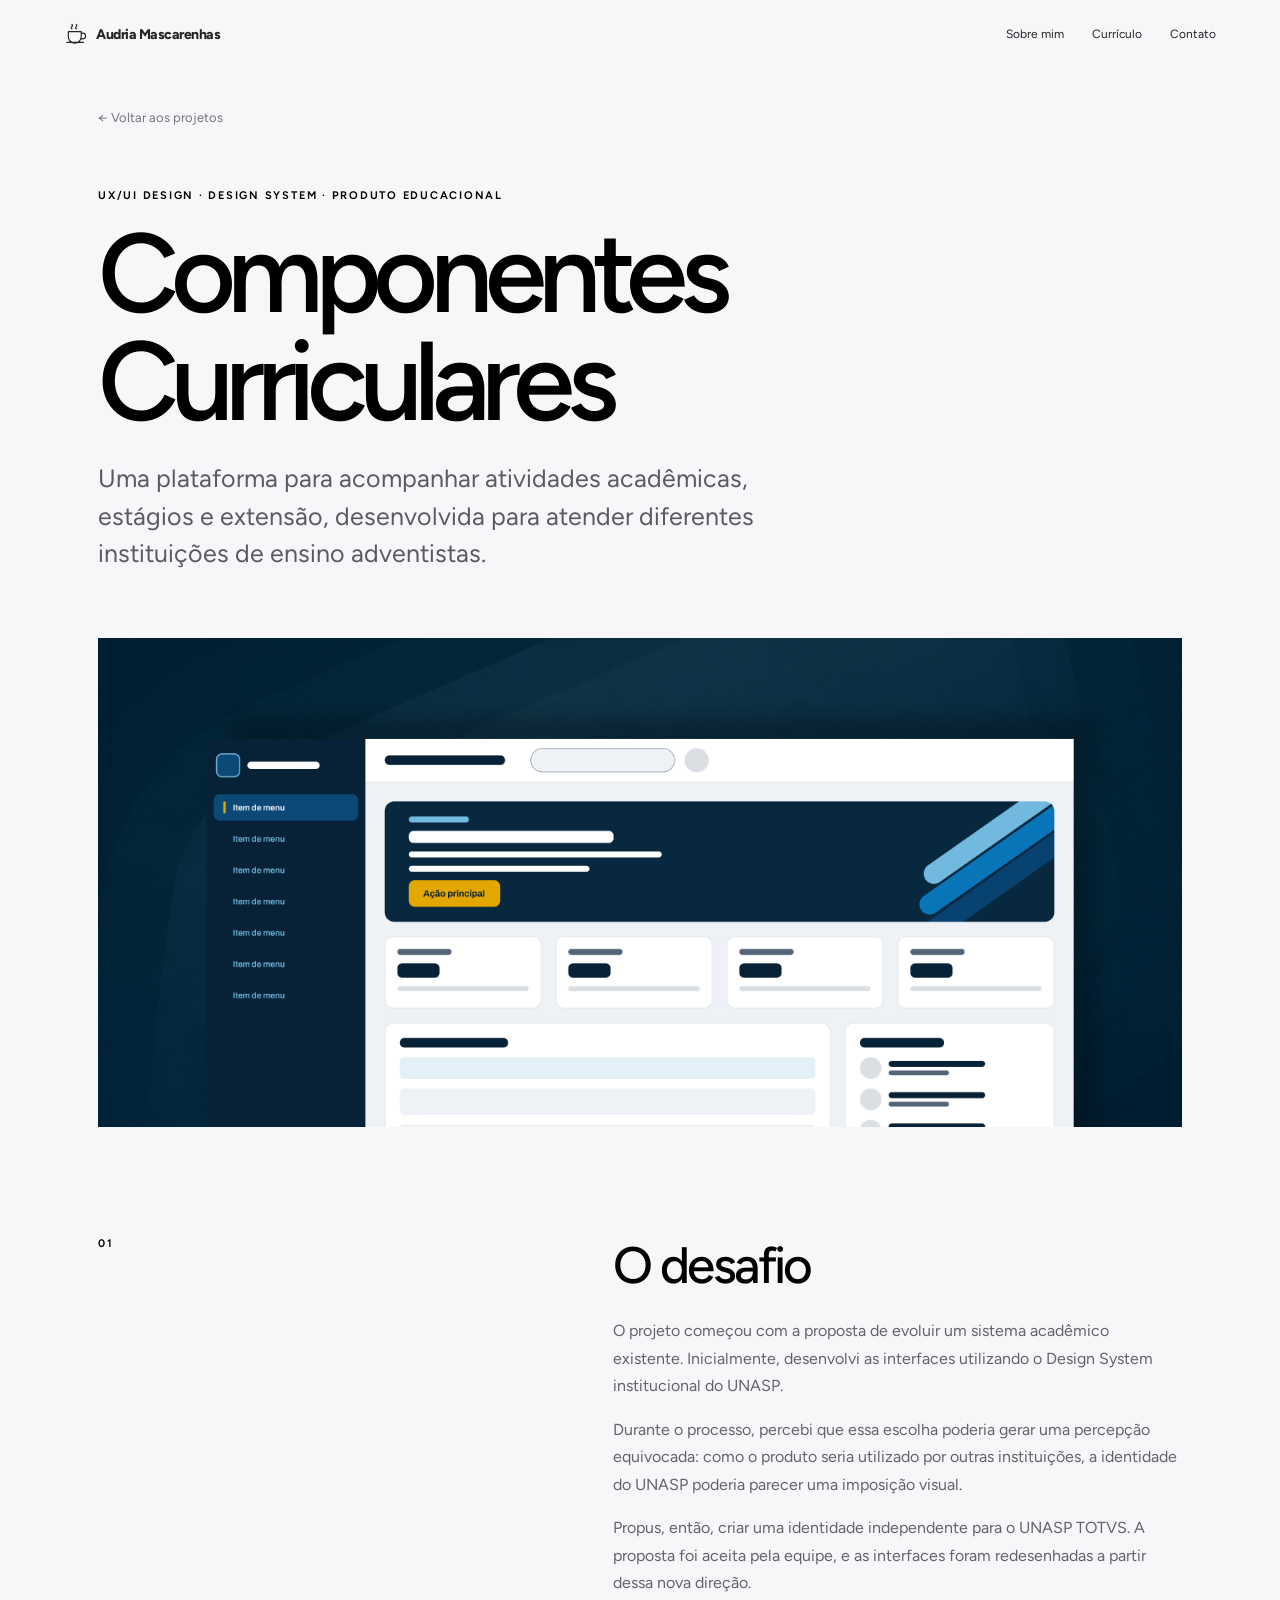
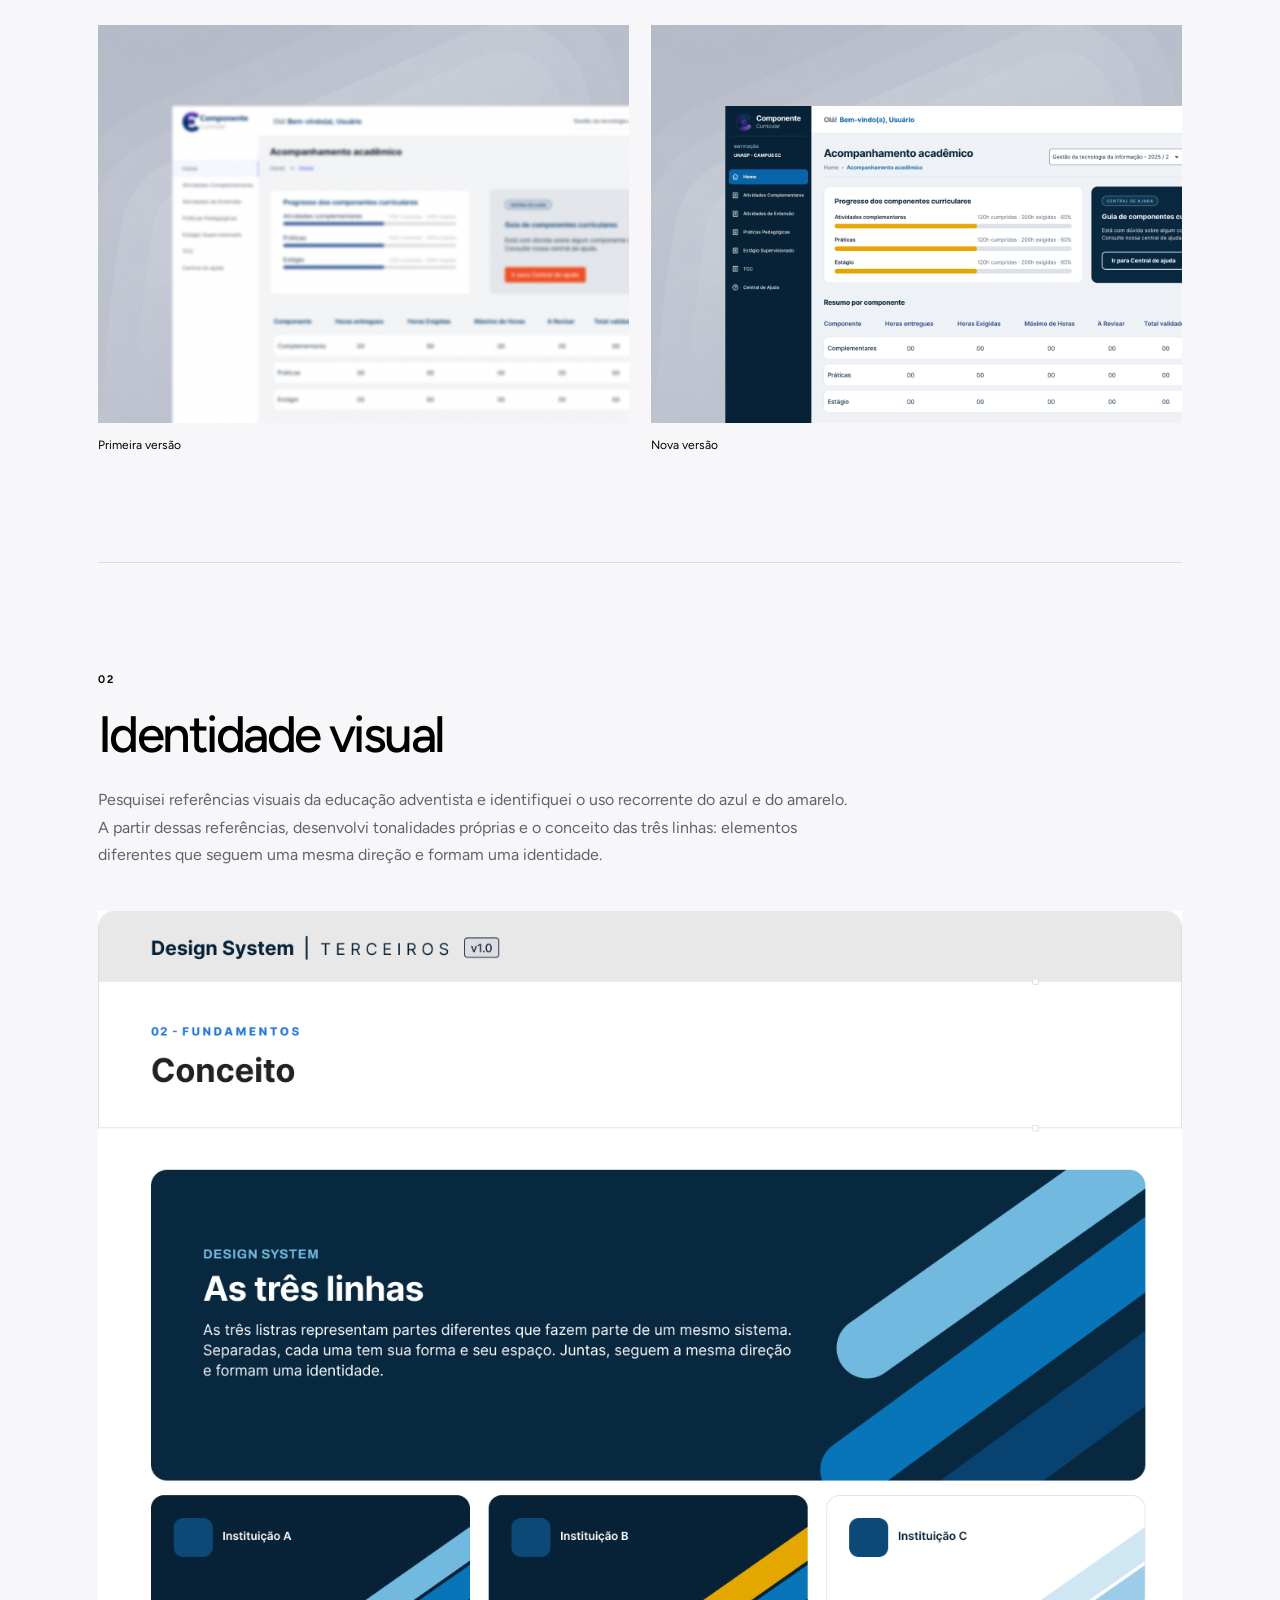
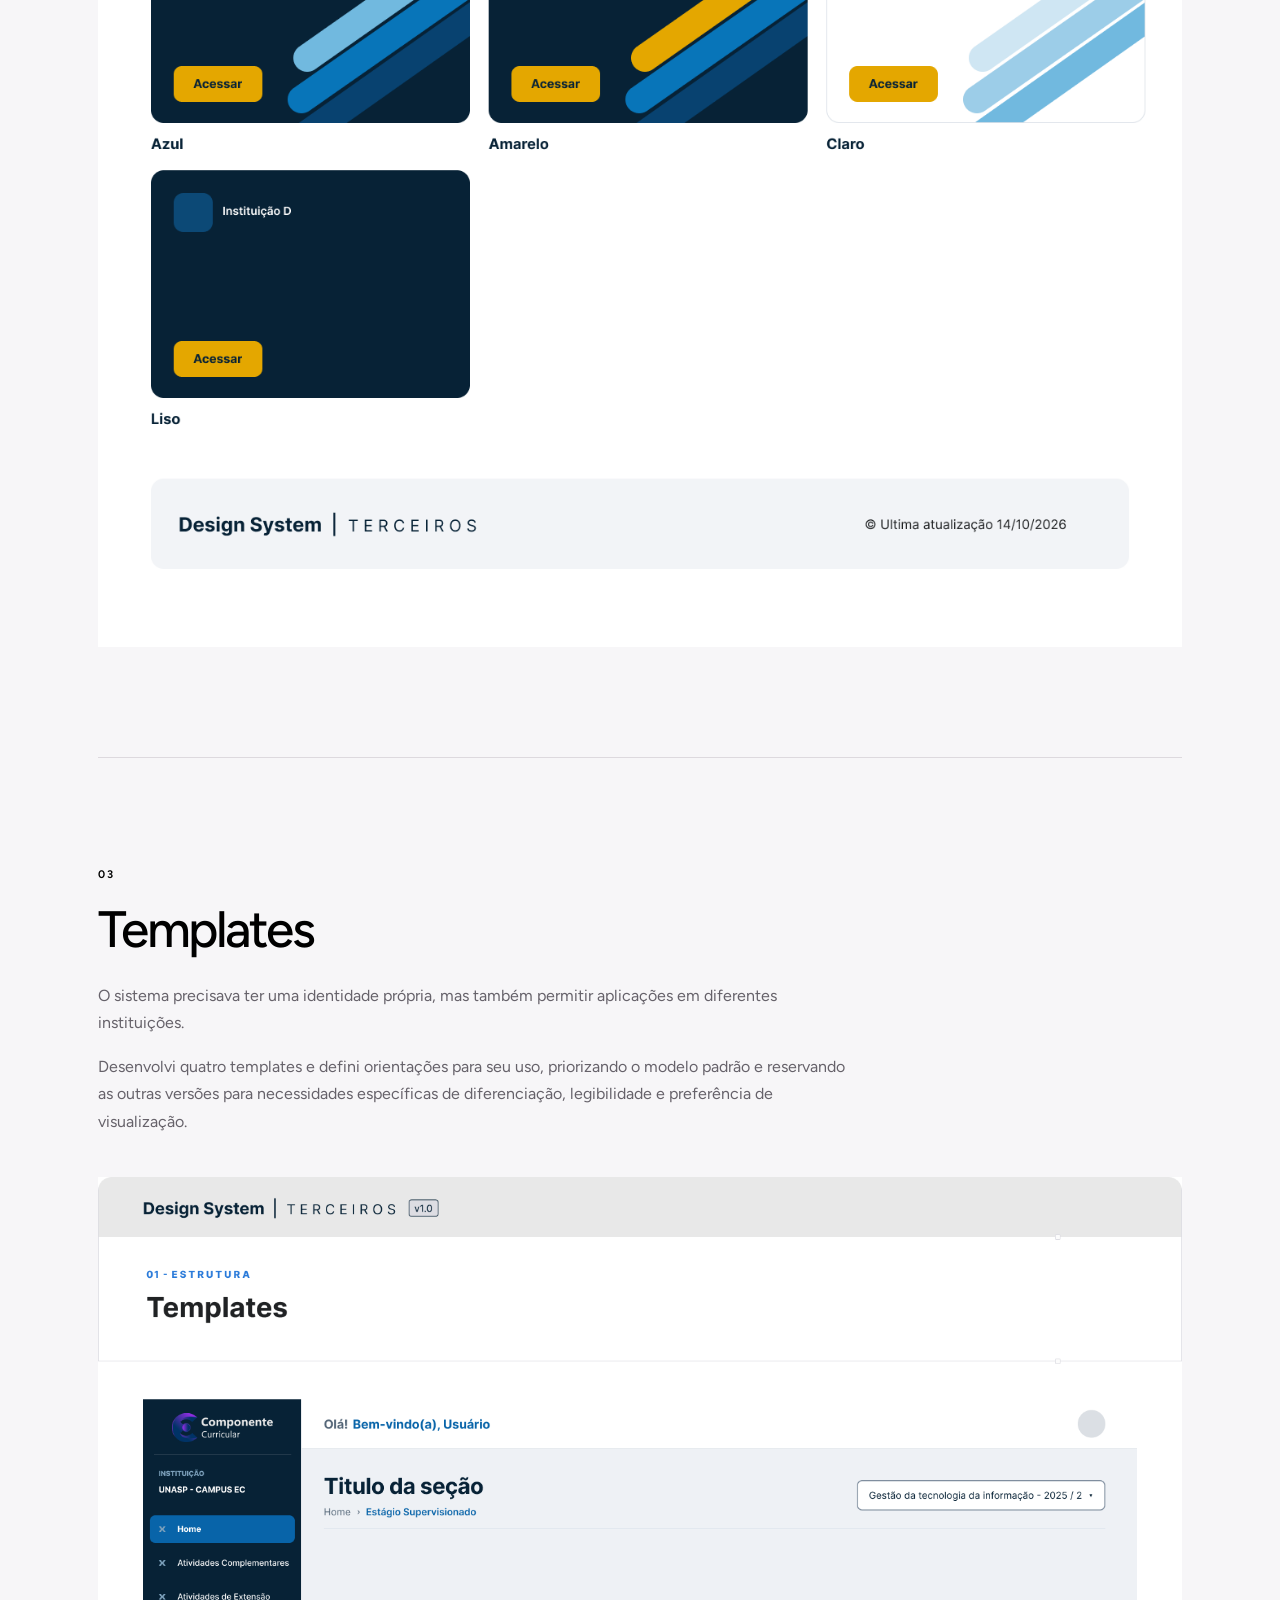
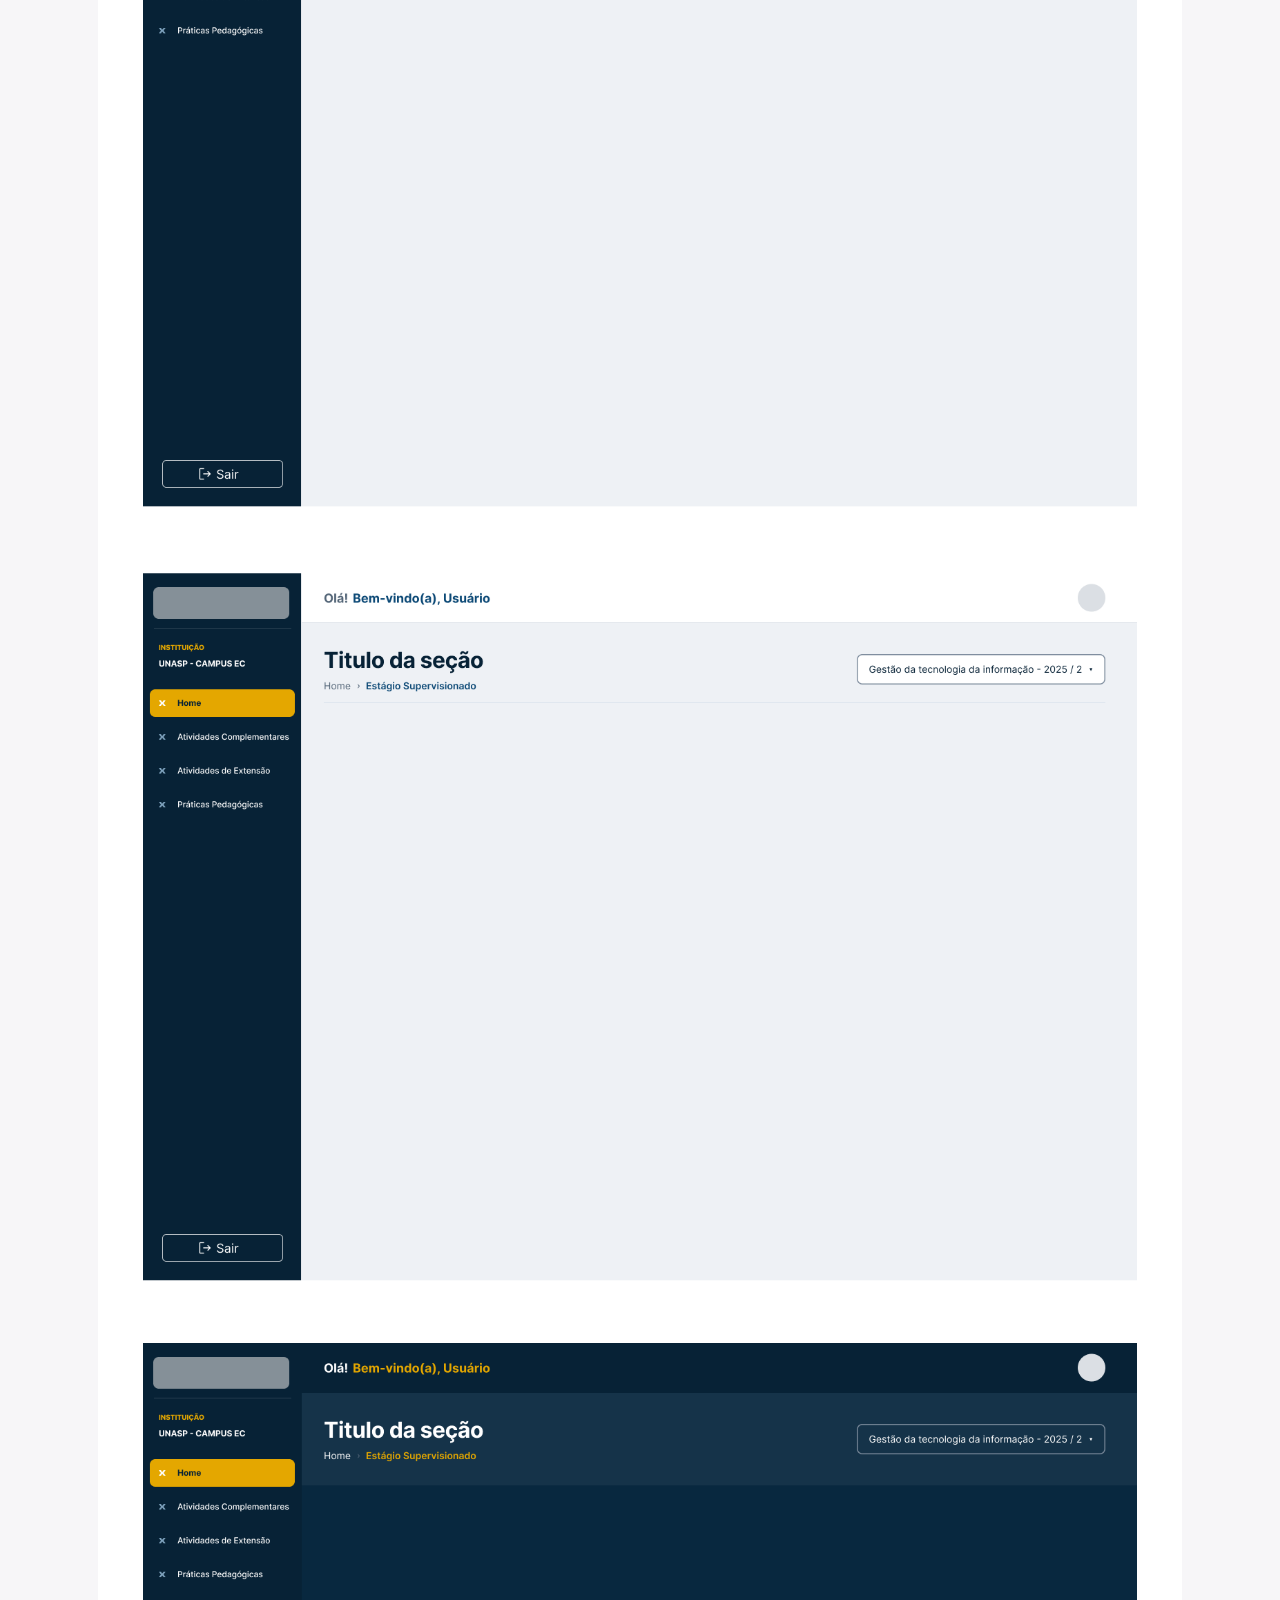
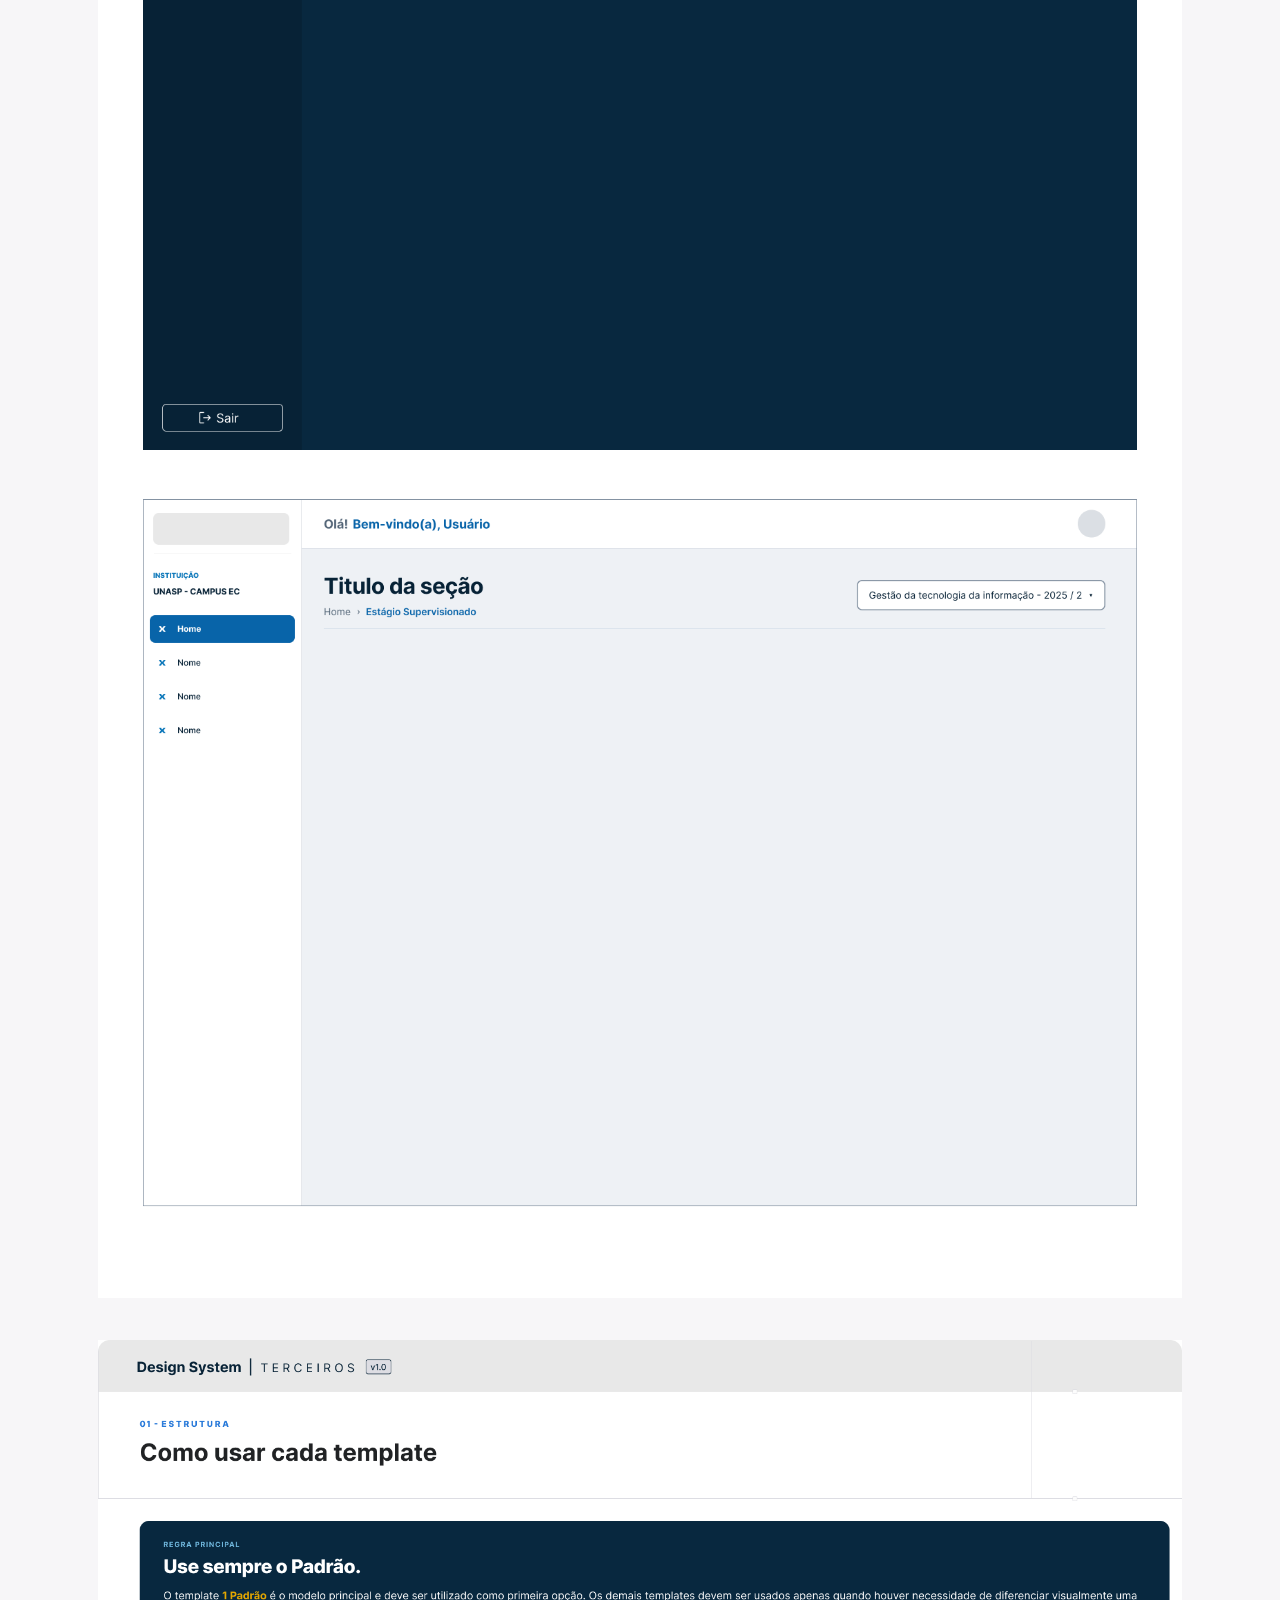
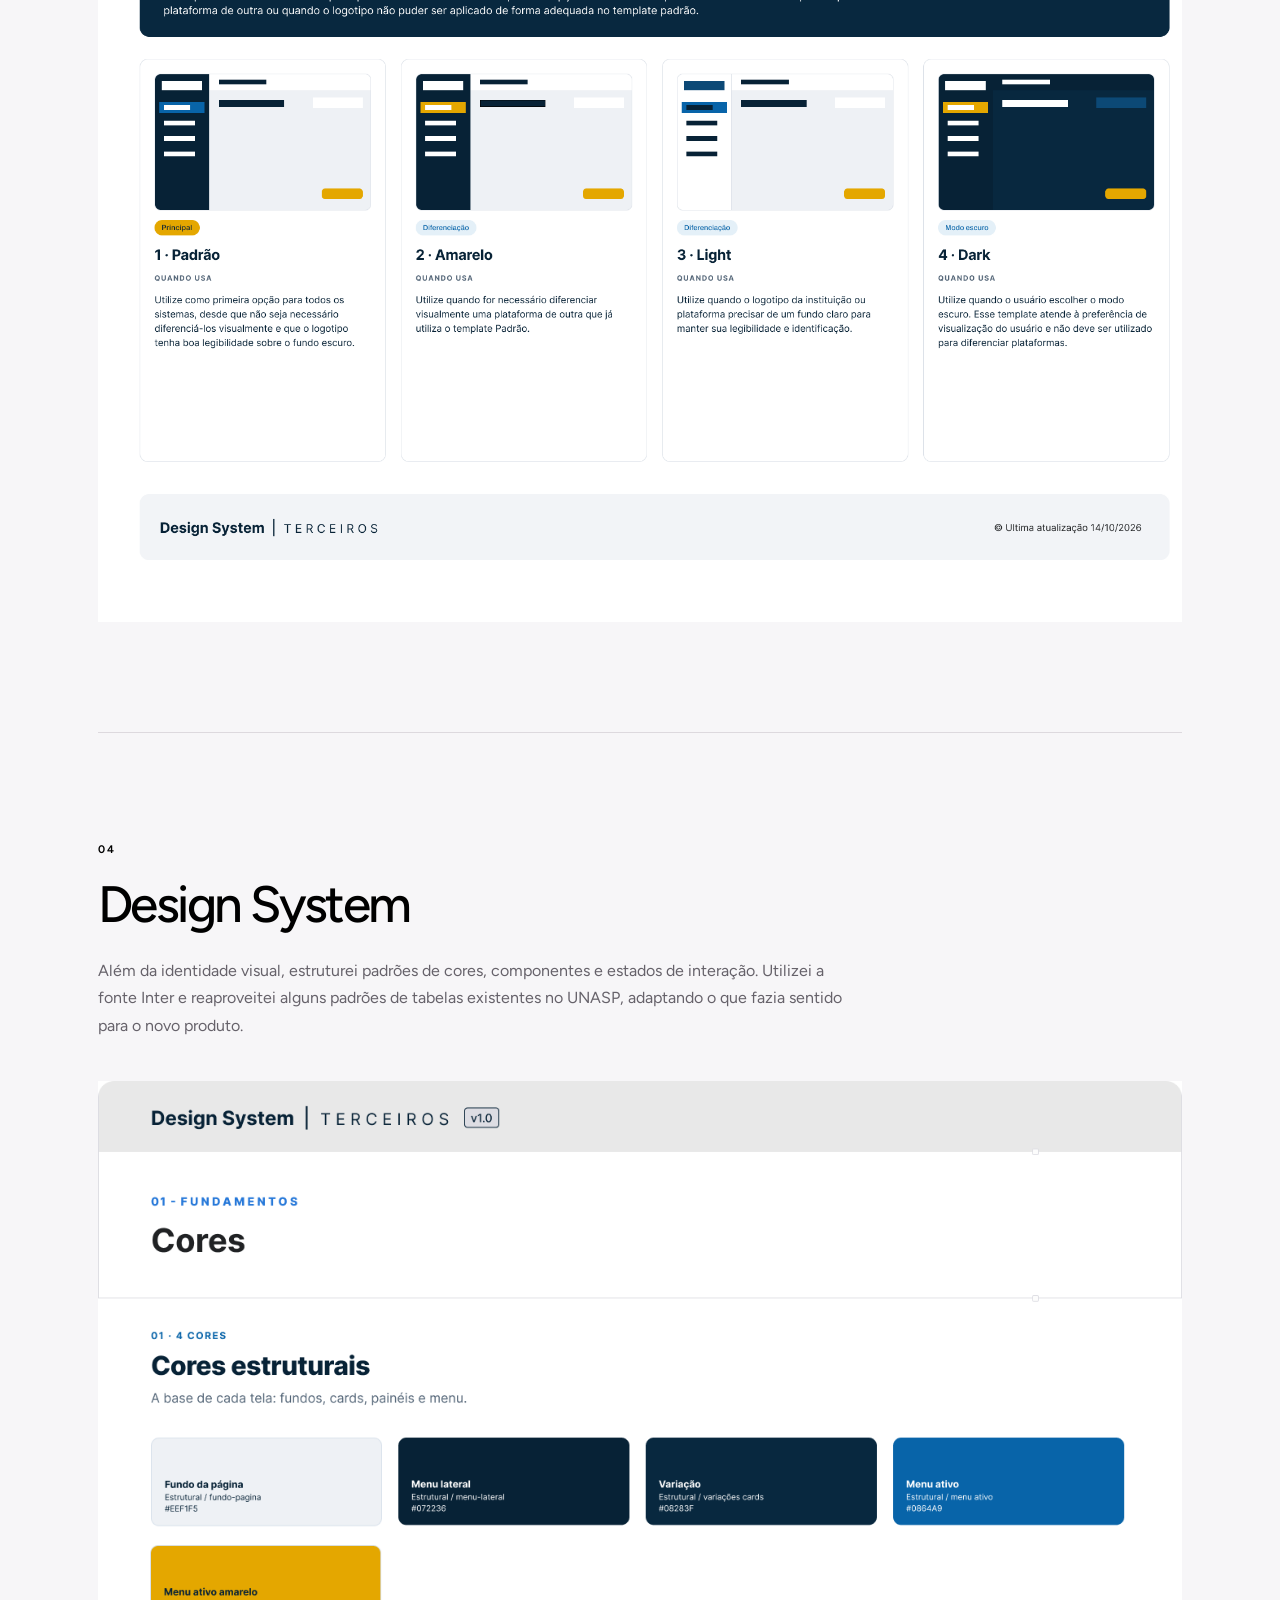
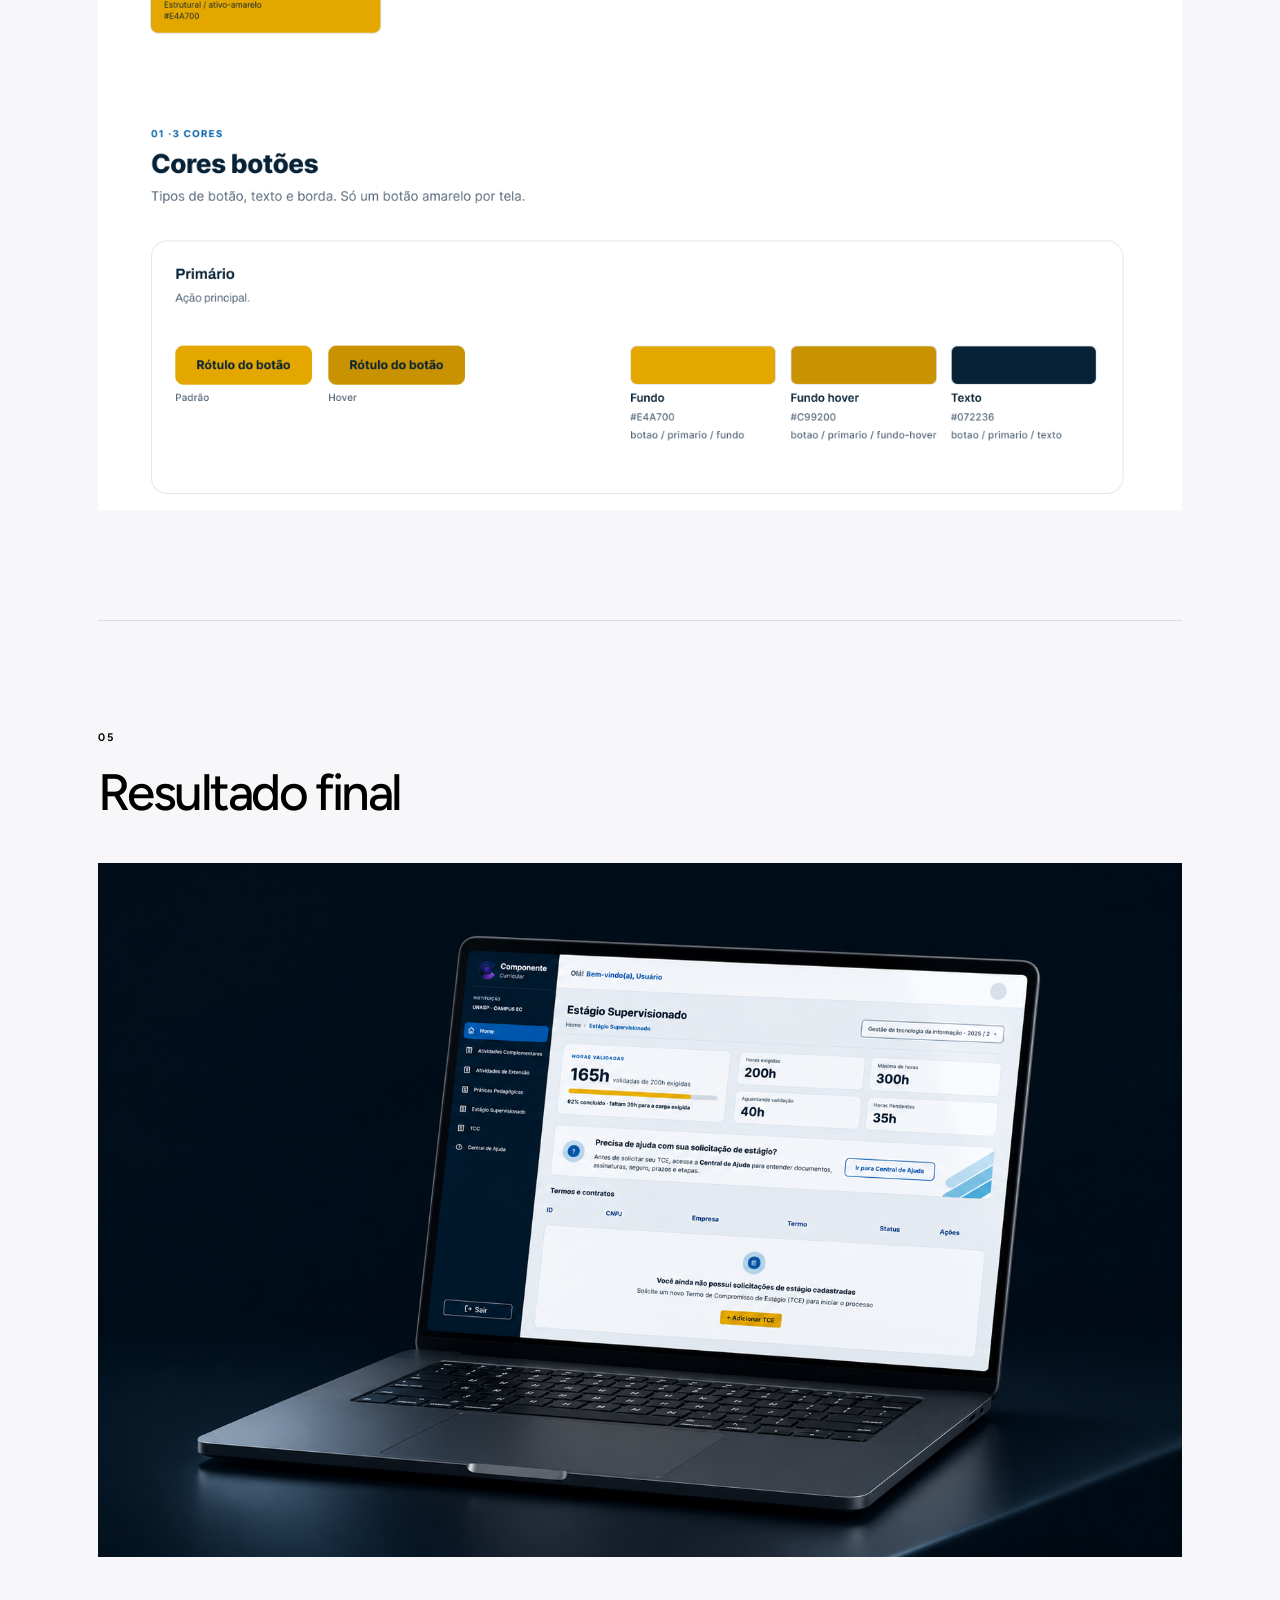
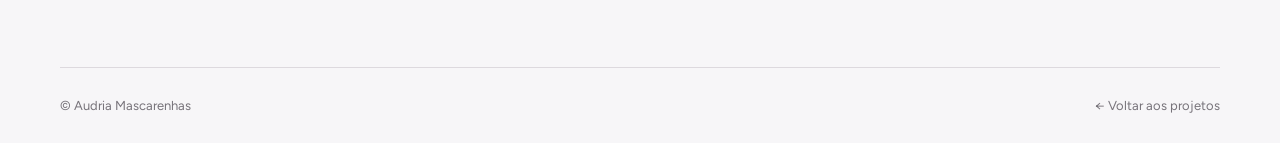
<file: projetos/componentes-curriculares.html>
<!DOCTYPE html>
<html lang="pt-BR">
<head>
  <meta charset="UTF-8">
  <meta name="viewport" content="width=device-width,initial-scale=1">
  <meta name="description" content="Sistema acadêmico para acompanhamento de atividades curriculares, estágios e extensão.">
  <title>Componentes Curriculares — UNASP TOTVS | Audria Mascarenhas</title>
  <link rel="preconnect" href="https://fonts.googleapis.com">
  <link rel="preconnect" href="https://fonts.gstatic.com" crossorigin>
  <link href="../assets/css/global.css" rel="stylesheet">
  <link href="../assets/css/eva.css" rel="stylesheet">
  <link href="../assets/css/componentes-curriculares.css" rel="stylesheet">
  <script src="../assets/js/image-fallback.js" defer></script>

  <link rel="icon" type="image/svg+xml" href="../assets/images/favicon.svg">
</head>
<body class="case-componentes">
<header class="site-header"><a aria-label="Audria Mascarenhas — página inicial" class="brand" href="../index.html"><svg aria-hidden="true" fill="none" stroke="currentColor" stroke-linecap="round" stroke-linejoin="round" stroke-width="1.65" viewbox="0 0 32 32"><path d="M6 12h18v7a9 9 0 0 1-18 0zM24 14h2a4 4 0 0 1 0 8h-3M4 27h23M11 8c-3-3 3-3 0-6M17 8c-3-3 3-3 0-6"></path></svg>Audria Mascarenhas</a><nav aria-label="Navegação principal"><a href="../sobre.html">Sobre mim</a><a href="../curriculo.html">Currículo</a><a href="../contato.html">Contato</a></nav></header>
<main class="wrap">
  <a class="back" href="../index.html#projetos">← Voltar aos projetos</a>
  <div class="eyebrow">UX/UI Design · Design System · Produto educacional</div>
  <h1>Componentes Curriculares</h1>
  <p class="lead">Uma plataforma para acompanhar atividades acadêmicas, estágios e extensão, desenvolvida para atender diferentes instituições de ensino adventistas.</p>
  <figure class="context-image platform-context"><img src="../assets/images/componentes-curriculares/Capa.png" alt="Capa de apresentação do sistema acadêmico Componentes Curriculares" width="1440" height="650" decoding="async" data-image-fallback><span class="image-fallback" style="--image-width: 1440; --image-height: 650" hidden>capa.png · 1440 × 650 px</span></figure>

  <section class="section" aria-labelledby="desafio">
    <div class="section-grid">
      <div class="eyebrow">01</div>
      <div>
        <h2 id="desafio">O desafio</h2>
        <p>O projeto começou com a proposta de evoluir um sistema acadêmico existente. Inicialmente, desenvolvi as interfaces utilizando o Design System institucional do UNASP.</p>
        <p>Durante o processo, percebi que essa escolha poderia gerar uma percepção equivocada: como o produto seria utilizado por outras instituições, a identidade do UNASP poderia parecer uma imposição visual.</p>
        <p>Propus, então, criar uma identidade independente para o UNASP TOTVS. A proposta foi aceita pela equipe, e as interfaces foram redesenhadas a partir dessa nova direção.</p>
      </div>
    </div>
    <div class="split">
      <figure class="figure"><img src="../assets/images/componentes-curriculares/Primeira%20versão.png" alt="Interface de Componentes Curriculares com a identidade institucional do UNASP" width="700" height="525" loading="lazy" decoding="async" data-image-fallback><span class="image-fallback" style="--image-width: 700; --image-height: 525" hidden>primeira-versao.png · 700 × 525 px</span><figcaption>Primeira versão</figcaption></figure>
      <figure class="figure"><img src="../assets/images/componentes-curriculares/Nova%20versão.png" alt="Interface redesenhada com a identidade do UNASP TOTVS" width="700" height="525" loading="lazy" decoding="async" data-image-fallback><span class="image-fallback" style="--image-width: 700; --image-height: 525" hidden>nova-versao.png · 700 × 525 px</span><figcaption>Nova versão</figcaption></figure>
    </div>
  </section>

  <section class="section" aria-labelledby="identidade">
    <div class="eyebrow">02</div>
    <h2 id="identidade">Identidade visual</h2>
    <p>Pesquisei referências visuais da educação adventista e identifiquei o uso recorrente do azul e do amarelo. A partir dessas referências, desenvolvi tonalidades próprias e o conceito das três linhas: elementos diferentes que seguem uma mesma direção e formam uma identidade.</p>
    <figure class="figure"><img src="../assets/images/componentes-curriculares/conceito.png" alt="Conceito visual das três linhas na identidade do UNASP TOTVS" width="1332" height="1642" loading="lazy" decoding="async" data-image-fallback><span class="image-fallback" style="--image-width: 1332; --image-height: 1642" hidden>conceito.png · 1332 × 1642 px</span></figure>
  </section>

  <section class="section" aria-labelledby="templates">
    <div class="eyebrow">03</div>
    <h2 id="templates">Templates</h2>
    <p>O sistema precisava ter uma identidade própria, mas também permitir aplicações em diferentes instituições.</p>
    <p>Desenvolvi quatro templates e defini orientações para seu uso, priorizando o modelo padrão e reservando as outras versões para necessidades específicas de diferenciação, legibilidade e preferência de visualização.</p>
    <figure class="figure"><img src="../assets/images/componentes-curriculares/Templates.png" alt="Apresentação dos quatro templates de Componentes Curriculares" width="1570" height="4810" loading="lazy" decoding="async" data-image-fallback><span class="image-fallback" style="--image-width: 1570; --image-height: 4810" hidden>templates.png · 1570 × 4810 px</span></figure>
    <figure class="figure"><img src="../assets/images/componentes-curriculares/como%20usar.png" alt="Orientações para escolher e aplicar os templates de Componentes Curriculares" width="1822" height="1483" loading="lazy" decoding="async" data-image-fallback><span class="image-fallback" style="--image-width: 1822; --image-height: 1483" hidden>aplicacao-templates.png · 1822 × 1483 px</span></figure>
  </section>

  <section class="section" aria-labelledby="design-system">
    <div class="eyebrow">04</div>
    <h2 id="design-system">Design System</h2>
    <p>Além da identidade visual, estruturei padrões de cores, componentes e estados de interação. Utilizei a fonte Inter e reaproveitei alguns padrões de tabelas existentes no UNASP, adaptando o que fazia sentido para o novo produto.</p>
    <figure class="figure"><img src="../assets/images/componentes-curriculares/cores.png" alt="Paleta de cores do Design System do UNASP TOTVS" width="1332" height="1264" loading="lazy" decoding="async" data-image-fallback><span class="image-fallback" style="--image-width: 1332; --image-height: 1264" hidden>cores.png · 1332 × 1264 px</span></figure>
  </section>

  <section class="section" aria-labelledby="resultado">
    <div class="eyebrow">05</div>
    <h2 id="resultado">Resultado final</h2>
    <figure class="figure"><img src="../assets/images/componentes-curriculares/Final.png" alt="Interface final de Componentes Curriculares em um notebook sobre fundo azul-escuro" width="1568" height="1003" loading="lazy" decoding="async" data-image-fallback><span class="image-fallback" style="--image-width: 1568; --image-height: 1003" hidden>resultado-final.png · 1568 × 1003 px</span></figure>
  </section>
</main>
<footer class="wrap foot"><span>© Audria Mascarenhas</span><a href="../index.html#projetos">← Voltar aos projetos</a></footer>
</body>
</html>
</file>
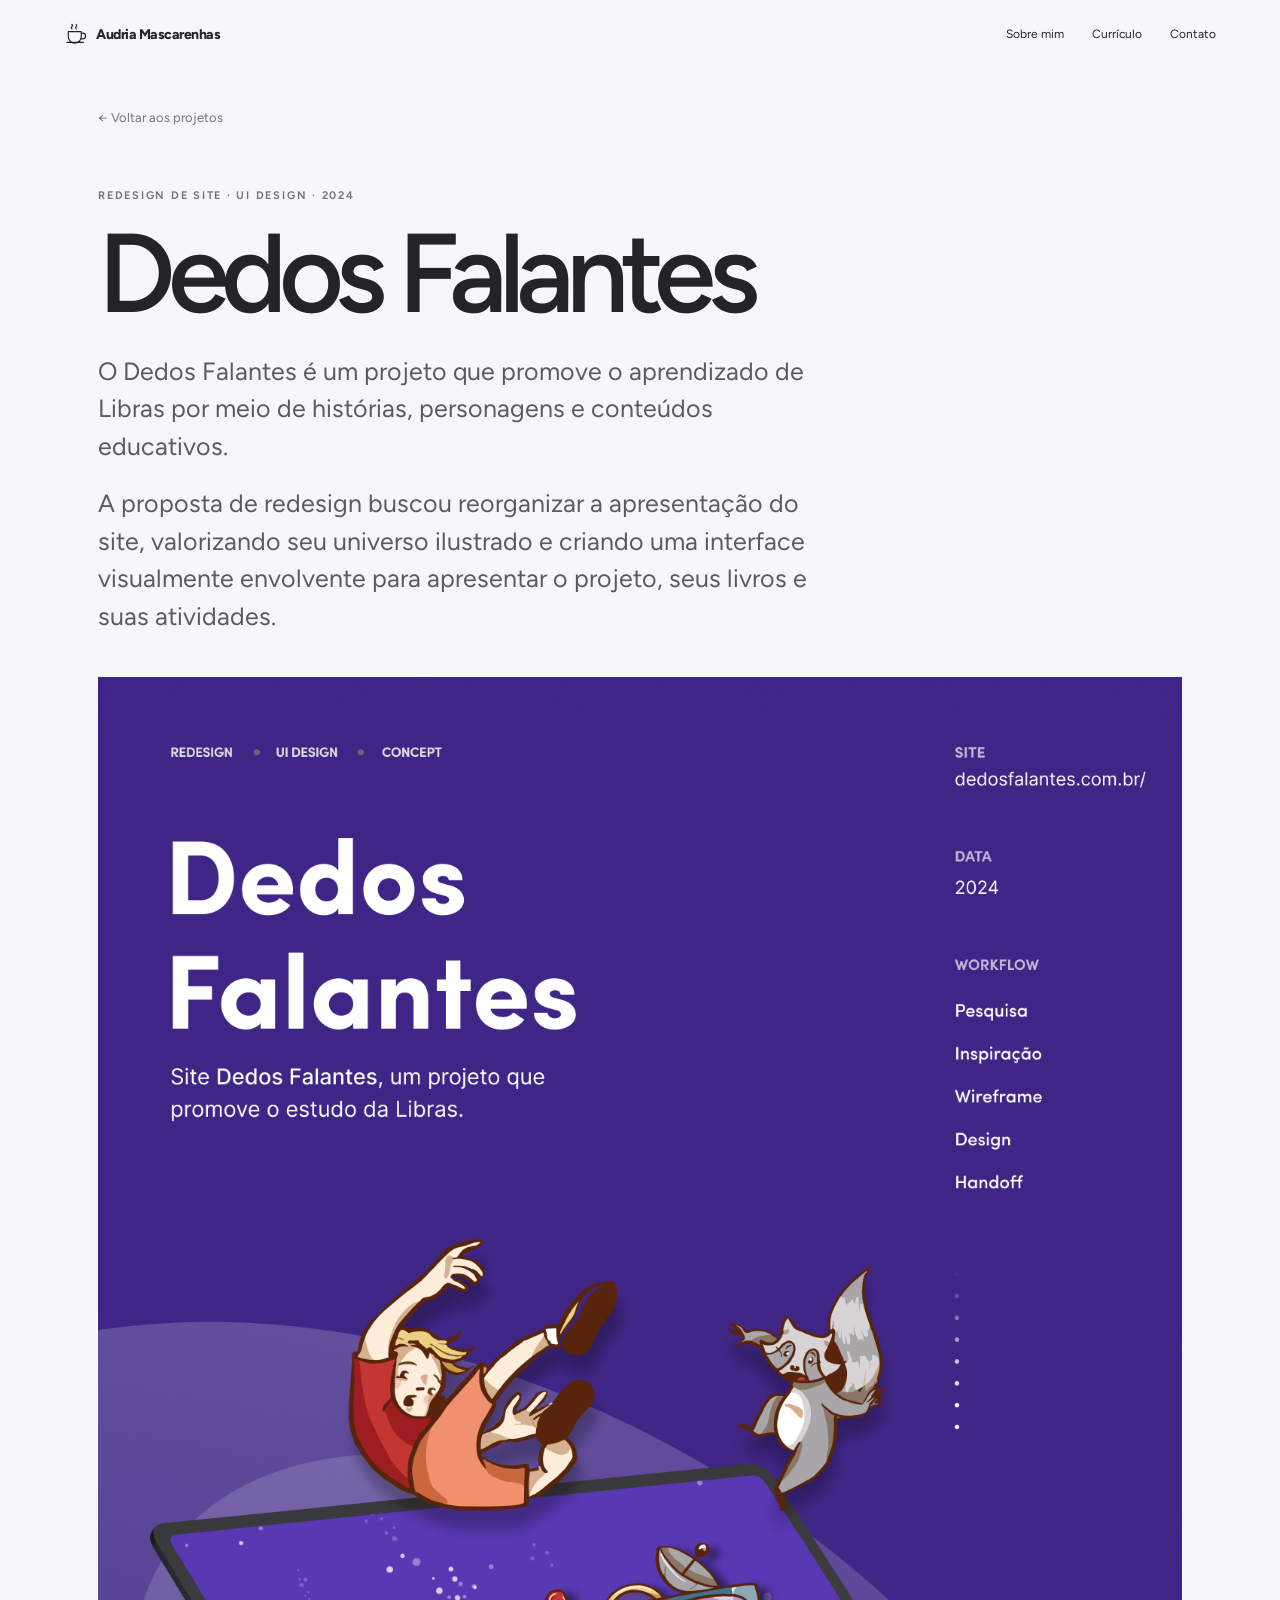
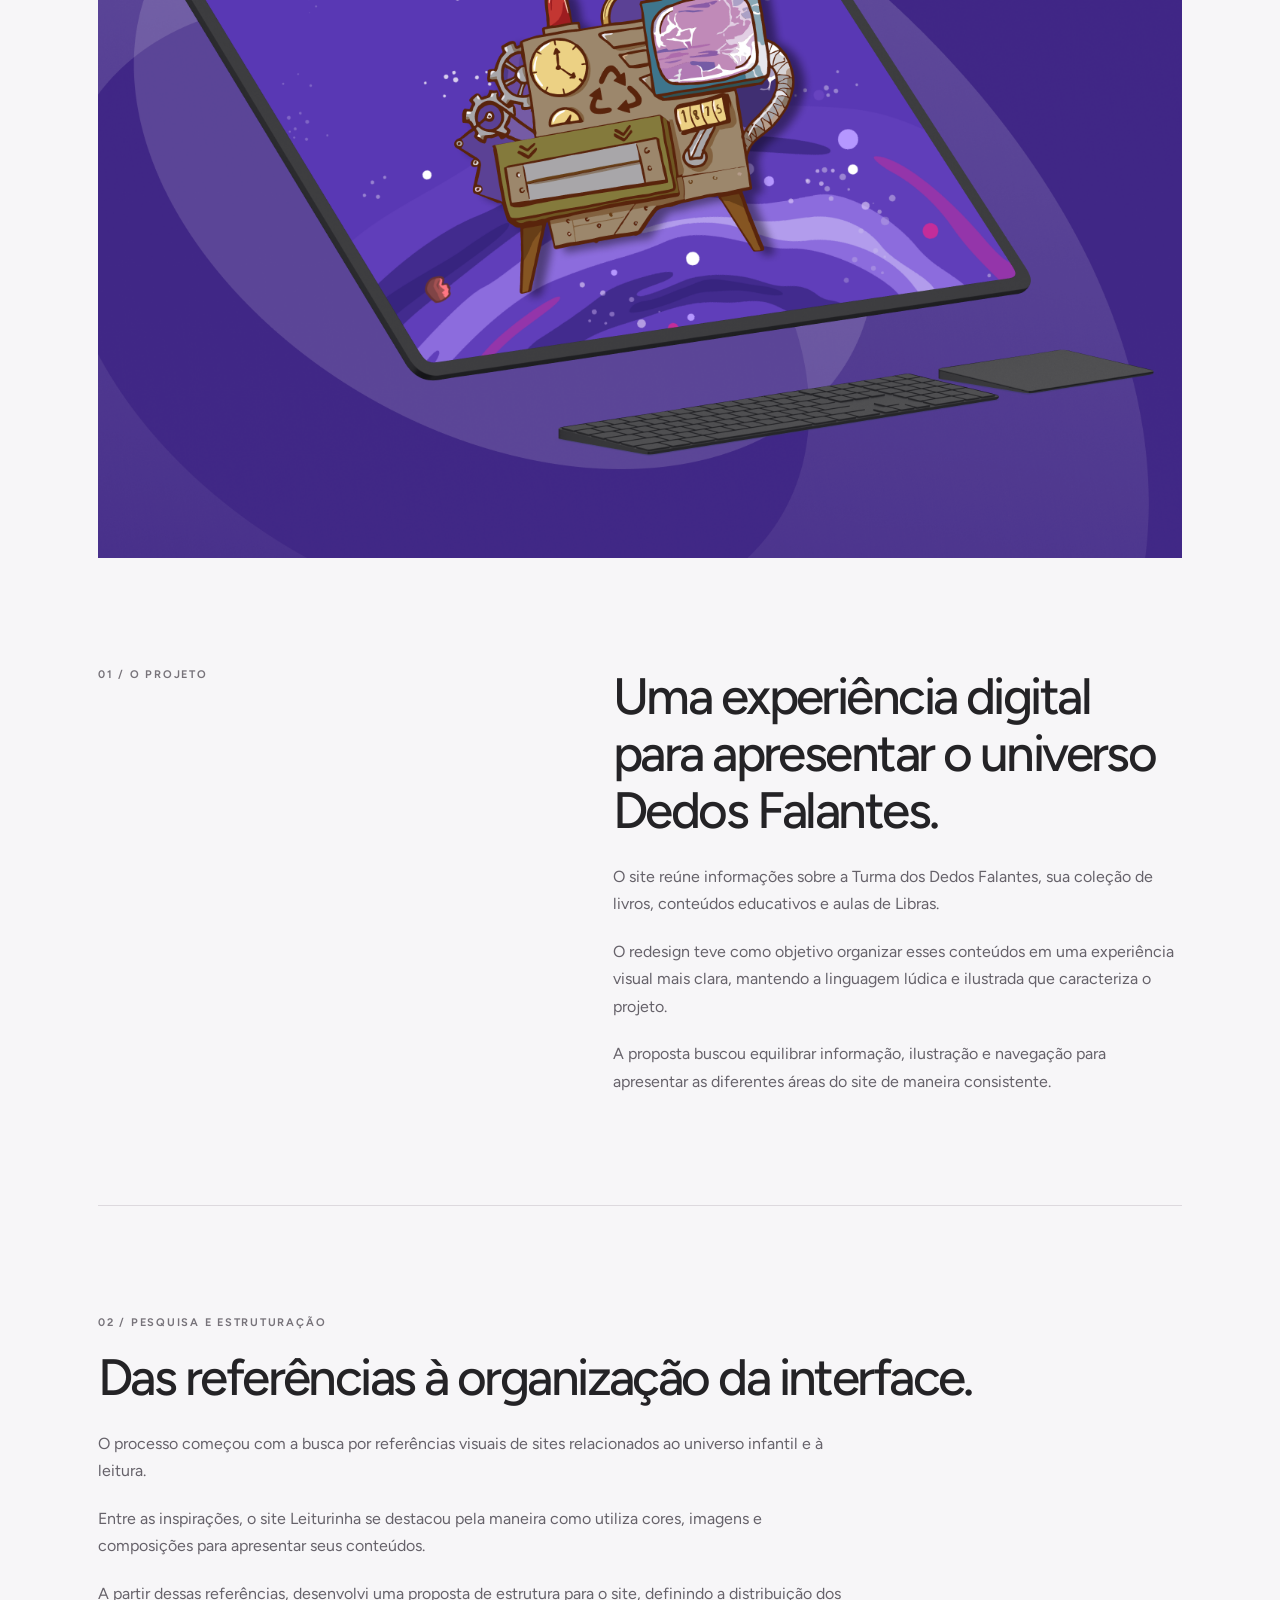
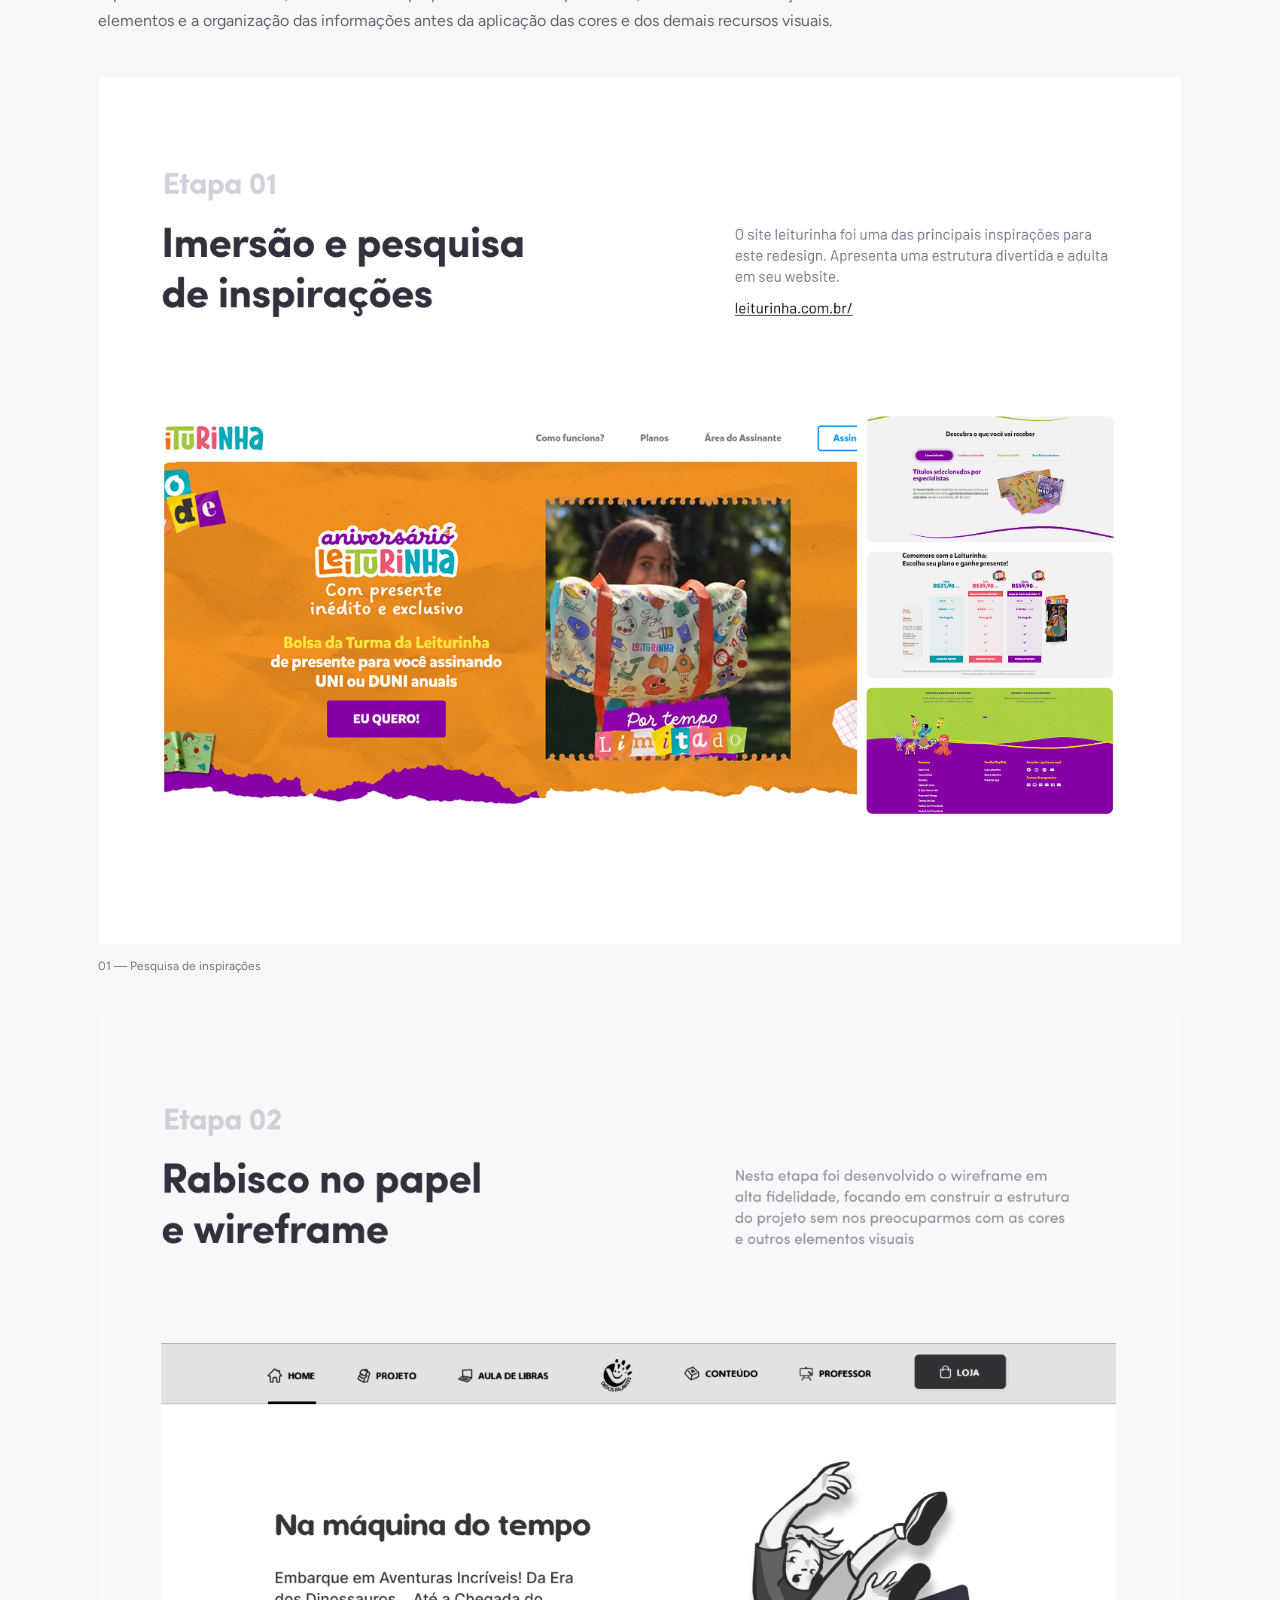
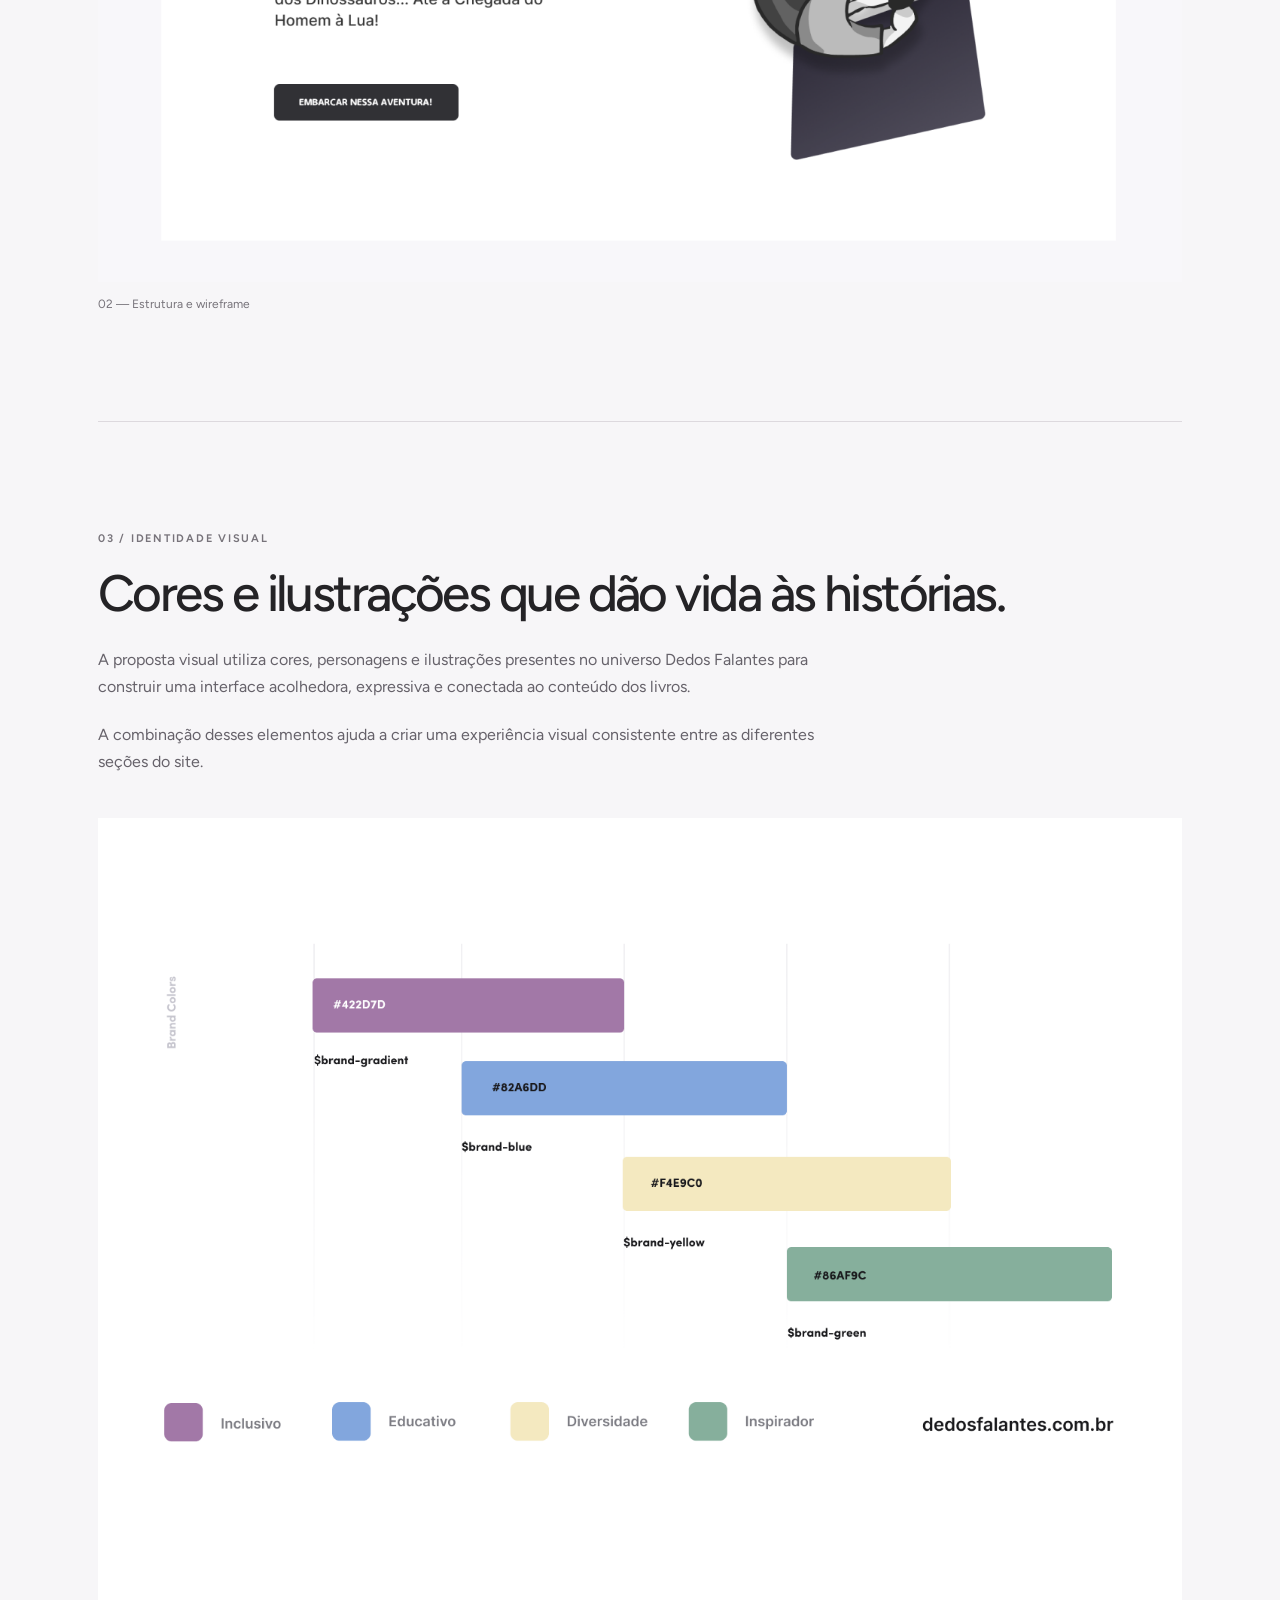
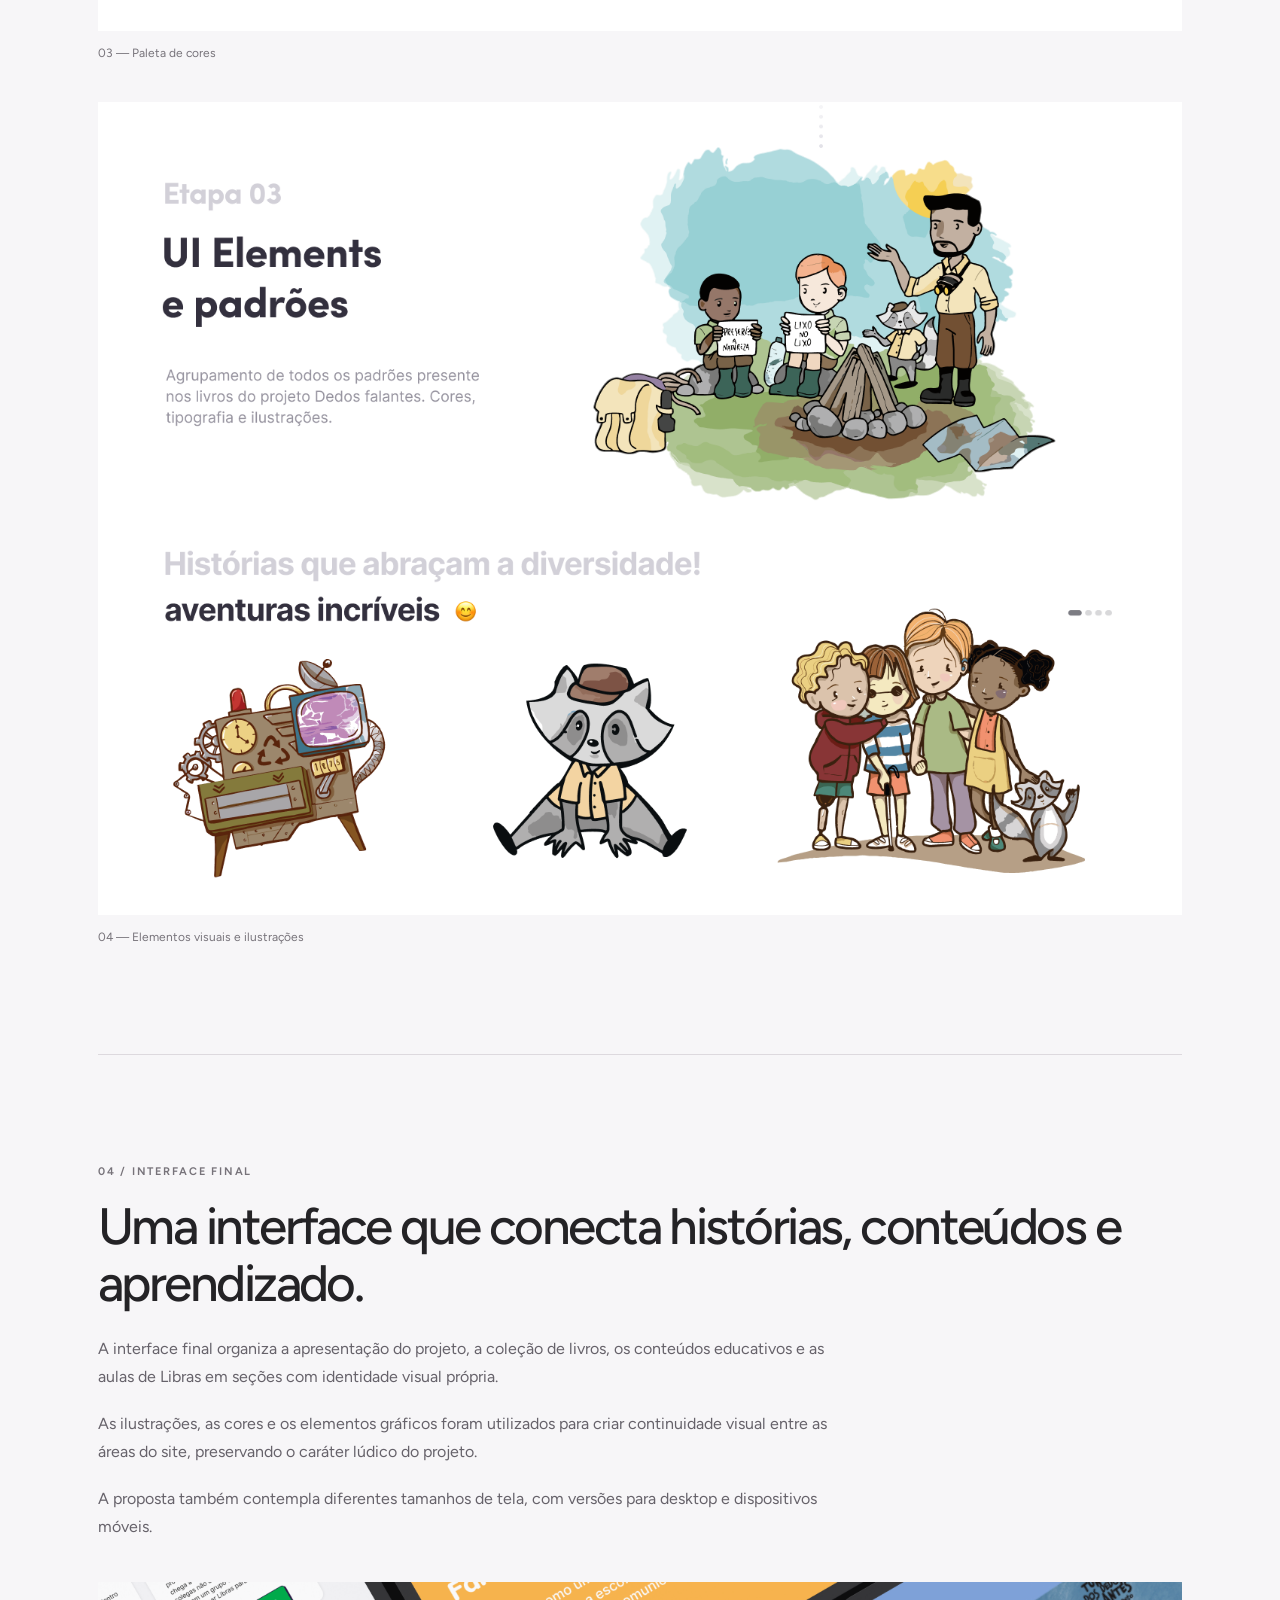
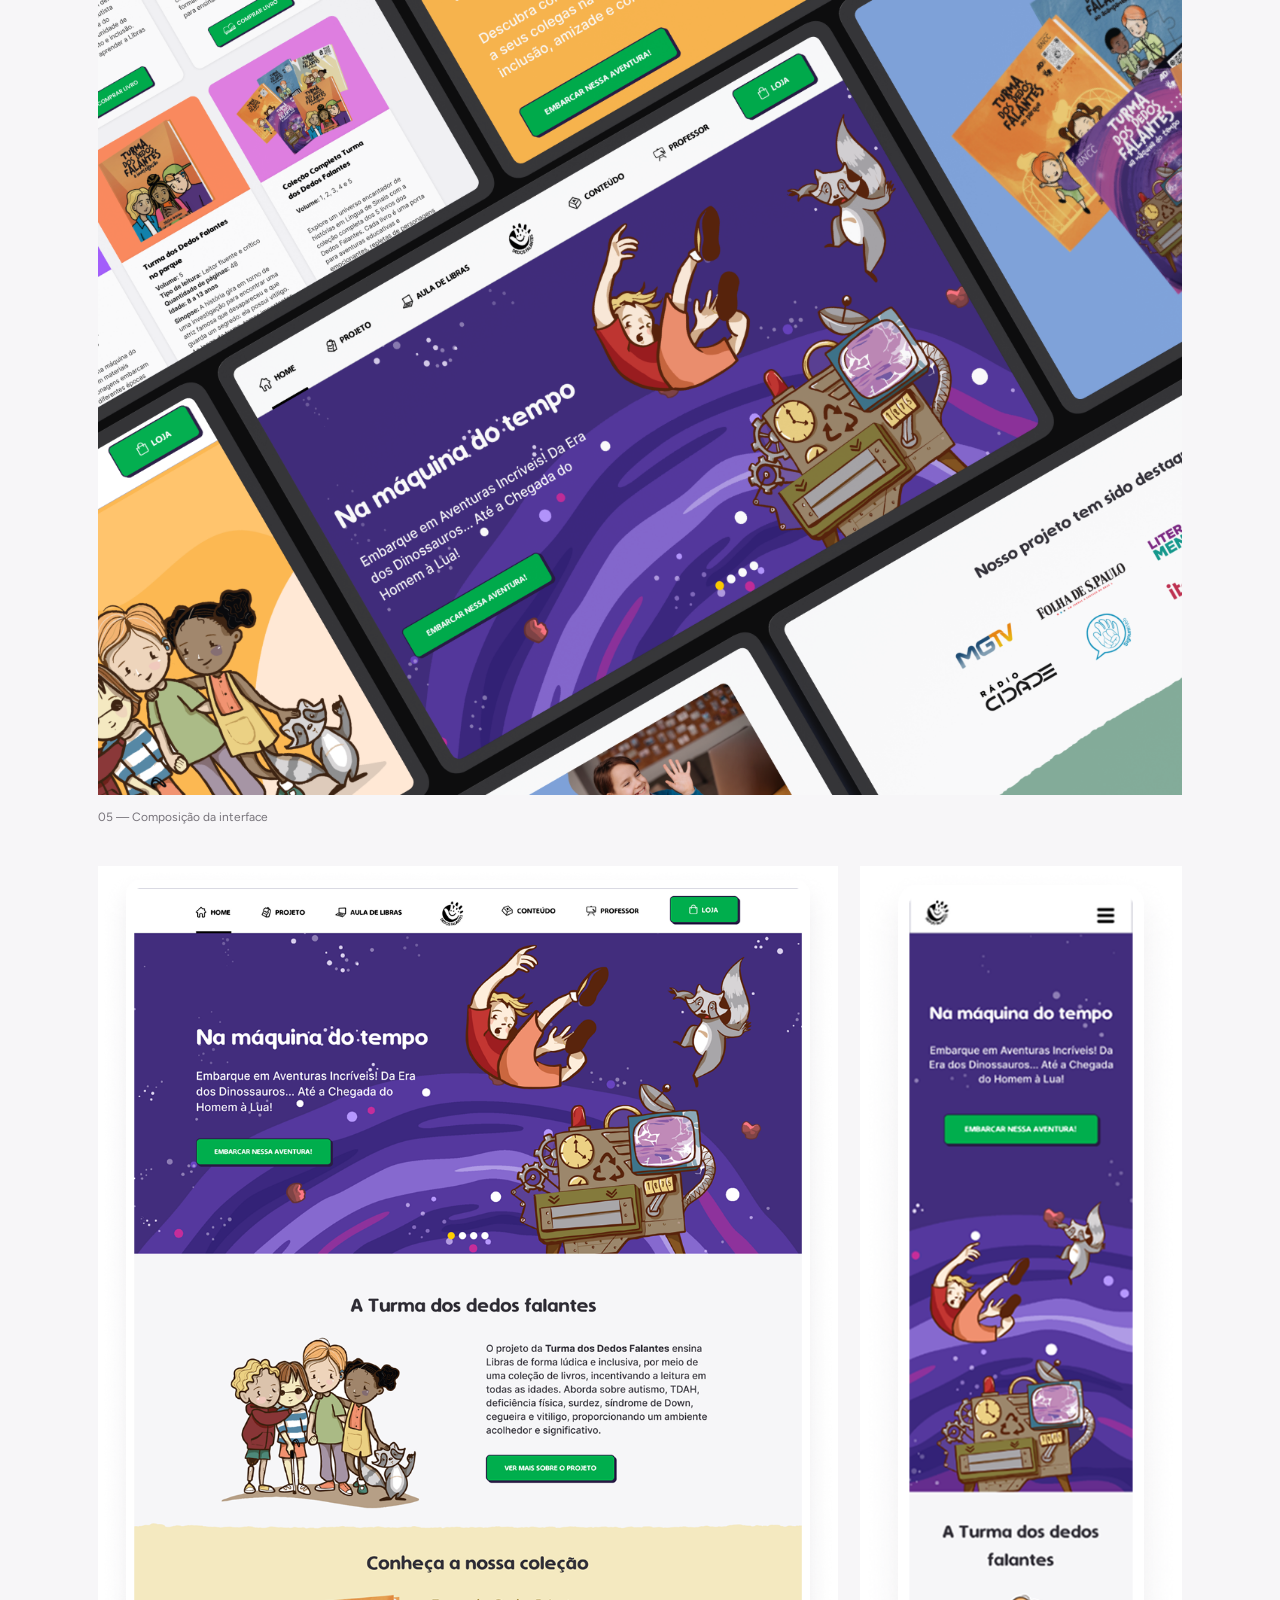
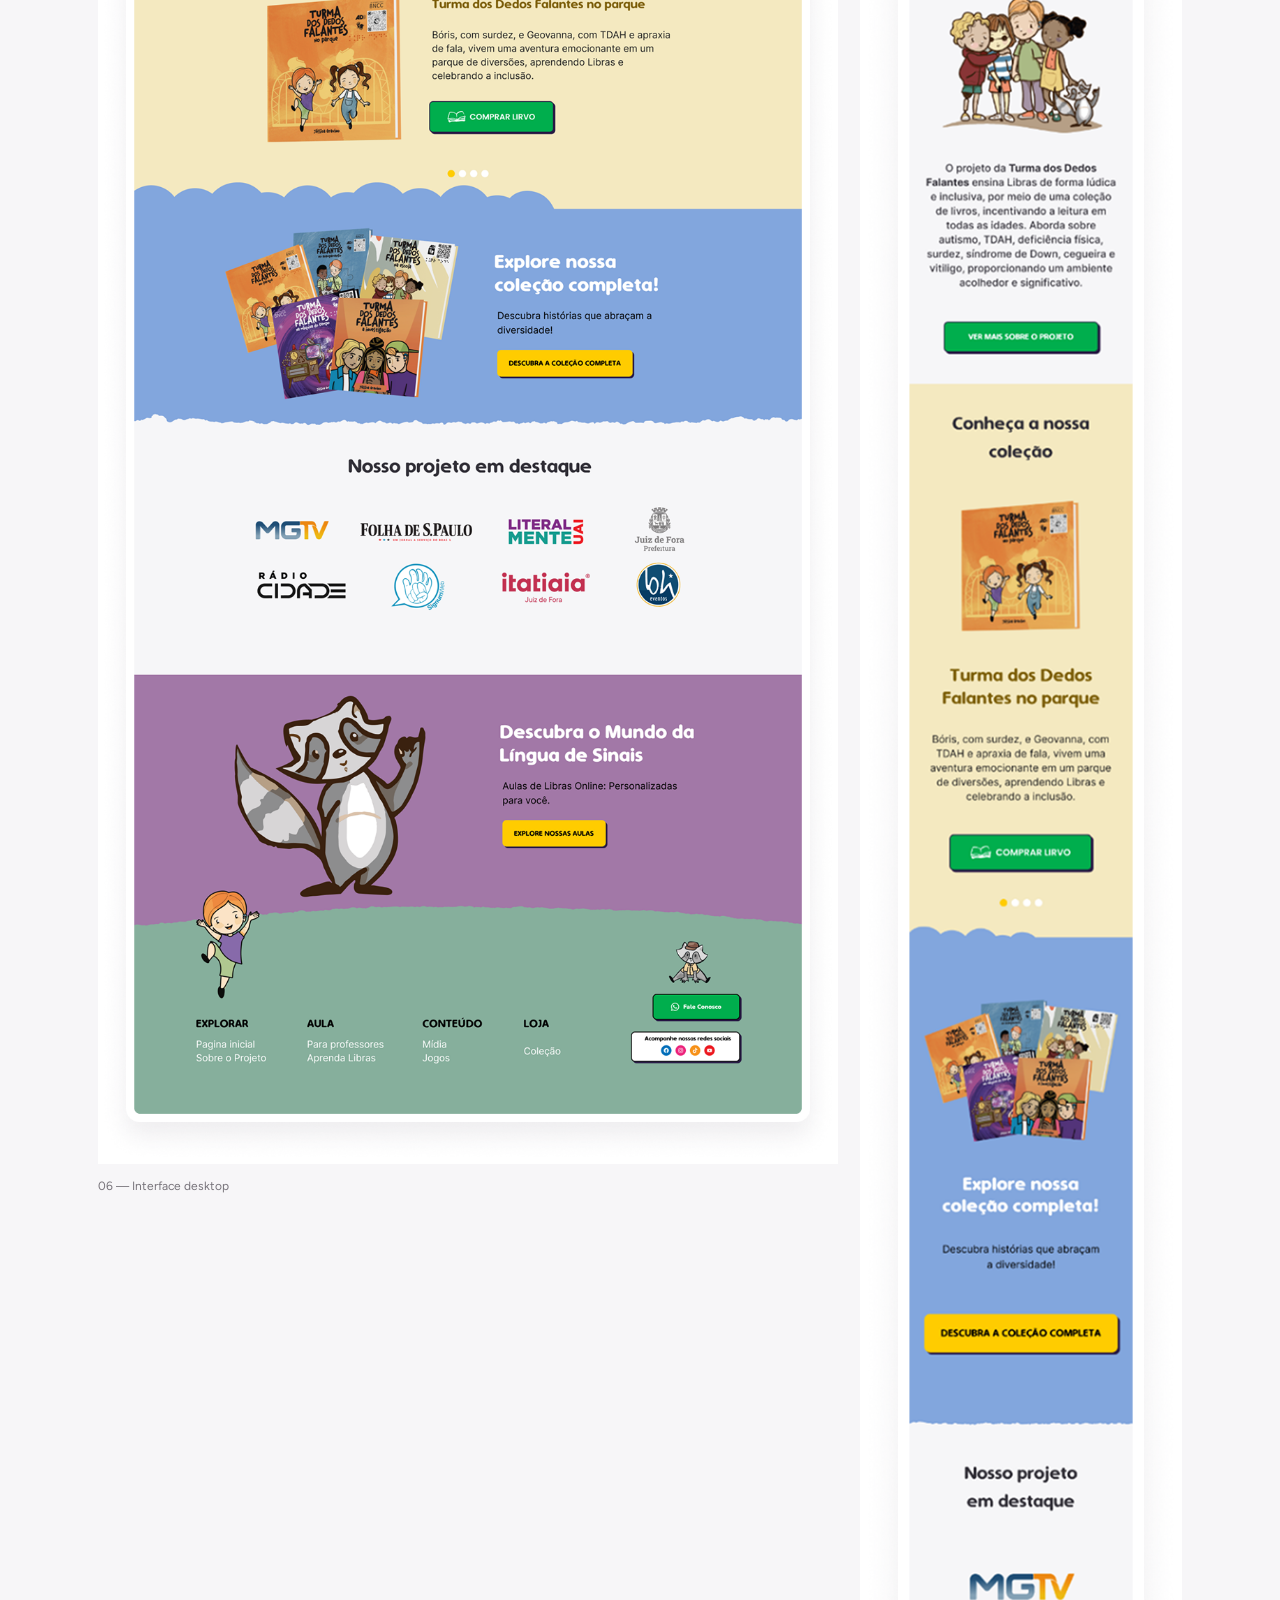
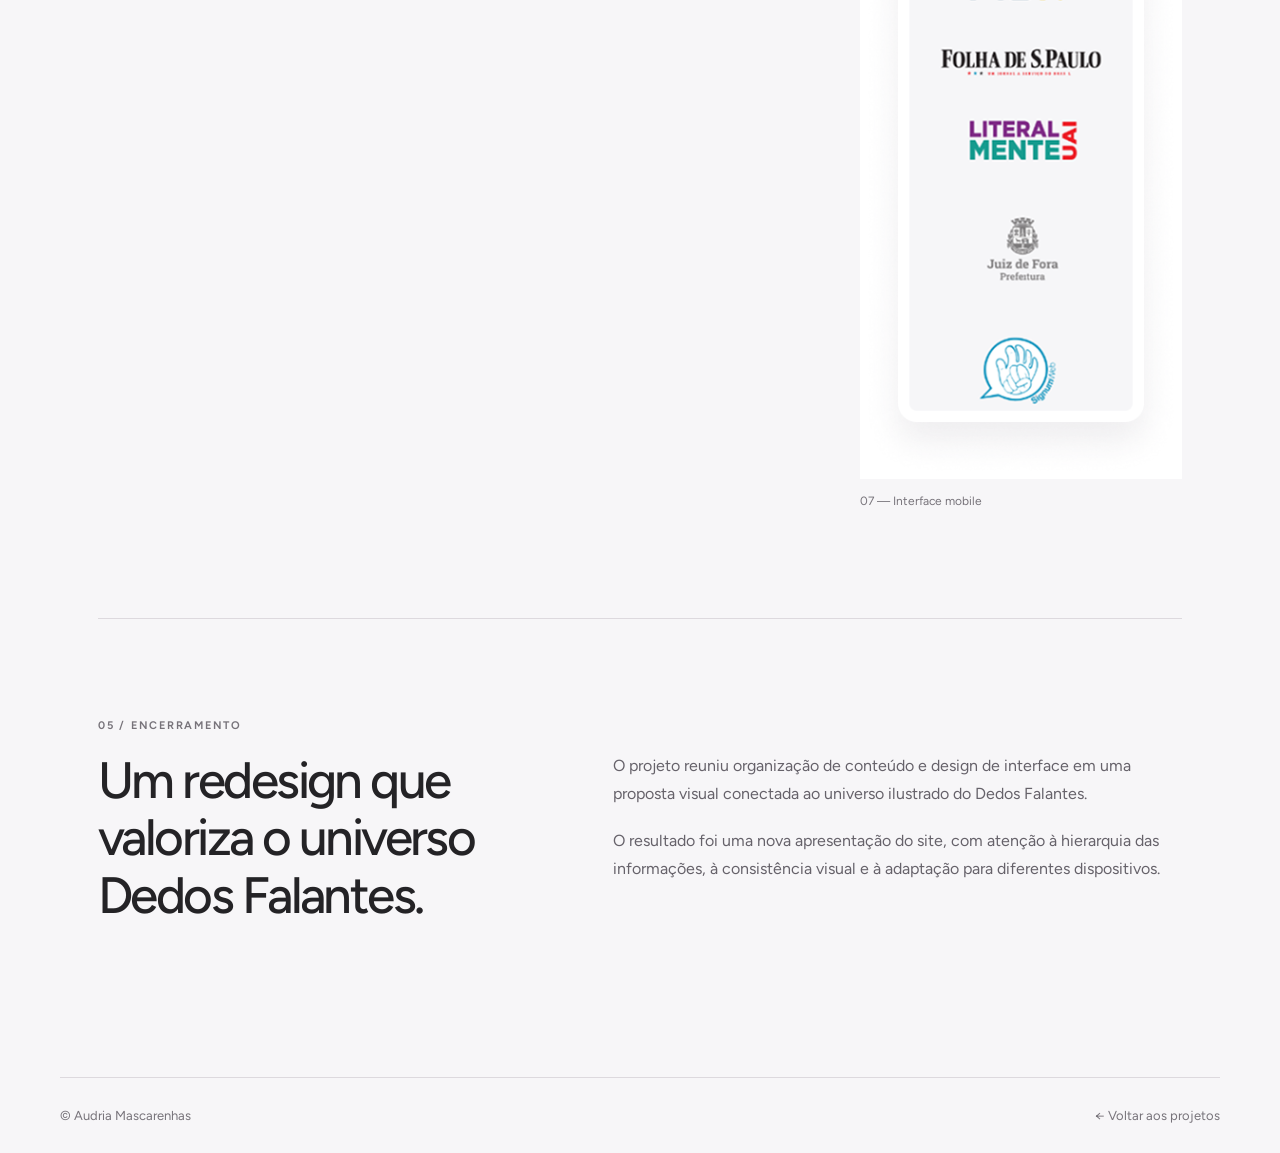
<file: projetos/dedos-falantes.html>
<!DOCTYPE html>
<html lang="pt-BR">
<head>
  <meta charset="UTF-8">
  <meta name="viewport" content="width=device-width,initial-scale=1">
  <meta name="description" content="Dedos Falantes: redesign de site educativo de Libras, com organização de conteúdos e uma interface conectada ao universo ilustrado do projeto.">
  <title>Dedos Falantes — Audria Mascarenhas</title>
  <link rel="preconnect" href="https://fonts.googleapis.com">
  <link rel="preconnect" href="https://fonts.gstatic.com" crossorigin>
  <link href="../assets/css/global.css" rel="stylesheet">
  <link href="../assets/css/eva.css" rel="stylesheet">
  <link href="../assets/css/dedos-falantes.css" rel="stylesheet">

  <link rel="icon" type="image/svg+xml" href="../assets/images/favicon.svg">
</head>
<body>
<header class="site-header"><a aria-label="Audria Mascarenhas — página inicial" class="brand" href="../index.html"><svg aria-hidden="true" fill="none" stroke="currentColor" stroke-linecap="round" stroke-linejoin="round" stroke-width="1.65" viewbox="0 0 32 32"><path d="M6 12h18v7a9 9 0 0 1-18 0zM24 14h2a4 4 0 0 1 0 8h-3M4 27h23M11 8c-3-3 3-3 0-6M17 8c-3-3 3-3 0-6"></path></svg>Audria Mascarenhas</a><nav aria-label="Navegação principal"><a href="../sobre.html">Sobre mim</a><a href="../curriculo.html">Currículo</a><a href="../contato.html">Contato</a></nav></header>
<main class="wrap dedos-case">
  <a class="back" href="../index.html#projetos">← Voltar aos projetos</a>
  <div class="eyebrow">Redesign de site · UI Design · 2024</div>
  <h1>Dedos Falantes</h1>
  <div class="case-copy">
    <p class="lead">O Dedos Falantes é um projeto que promove o aprendizado de Libras por meio de histórias, personagens e conteúdos educativos.</p>
    <p class="lead">A proposta de redesign buscou reorganizar a apresentação do site, valorizando seu universo ilustrado e criando uma interface visualmente envolvente para apresentar o projeto, seus livros e suas atividades.</p>
  </div>
  <figure class="figure">
    <img src="../assets/images/dedos-falantes/capa.png" alt="Capa do projeto de redesign do site Dedos Falantes" width="1440" height="1967" loading="eager" decoding="async">
  </figure>

  <section class="section section-grid" aria-labelledby="projeto-title">
    <div class="eyebrow">01 / O projeto</div>
    <div class="case-copy">
      <h2 id="projeto-title">Uma experiência digital para apresentar o universo Dedos Falantes.</h2>
      <p>O site reúne informações sobre a Turma dos Dedos Falantes, sua coleção de livros, conteúdos educativos e aulas de Libras.</p>
      <p>O redesign teve como objetivo organizar esses conteúdos em uma experiência visual mais clara, mantendo a linguagem lúdica e ilustrada que caracteriza o projeto.</p>
      <p>A proposta buscou equilibrar informação, ilustração e navegação para apresentar as diferentes áreas do site de maneira consistente.</p>
    </div>
  </section>

  <section class="section" aria-labelledby="pesquisa-title">
    <div class="eyebrow">02 / Pesquisa e estruturação</div>
    <h2 class="case-title" id="pesquisa-title">Das referências à organização da interface.</h2>
    <div class="case-copy case-intro">
      <p>O processo começou com a busca por referências visuais de sites relacionados ao universo infantil e à leitura.</p>
      <p>Entre as inspirações, o site Leiturinha se destacou pela maneira como utiliza cores, imagens e composições para apresentar seus conteúdos.</p>
      <p>A partir dessas referências, desenvolvi uma proposta de estrutura para o site, definindo a distribuição dos elementos e a organização das informações antes da aplicação das cores e dos demais recursos visuais.</p>
    </div>
    <figure class="figure">
      <img src="../assets/images/dedos-falantes/inspira%C3%A7%C3%A3o.png" alt="Referências visuais do site Leiturinha reunidas para o redesign" width="1440" height="1152" loading="lazy" decoding="async">
      <figcaption>01 — Pesquisa de inspirações</figcaption>
    </figure>
    <figure class="figure">
      <img src="../assets/images/dedos-falantes/rabisco.png" alt="Estrutura e wireframe do Dedos Falantes antes da aplicação das cores" width="1440" height="1152" loading="lazy" decoding="async">
      <figcaption>02 — Estrutura e wireframe</figcaption>
    </figure>
  </section>

  <section class="section" aria-labelledby="identidade-title">
    <div class="eyebrow">03 / Identidade visual</div>
    <h2 class="case-title" id="identidade-title">Cores e ilustrações que dão vida às histórias.</h2>
    <div class="case-copy case-intro">
      <p>A proposta visual utiliza cores, personagens e ilustrações presentes no universo Dedos Falantes para construir uma interface acolhedora, expressiva e conectada ao conteúdo dos livros.</p>
      <p>A combinação desses elementos ajuda a criar uma experiência visual consistente entre as diferentes seções do site.</p>
    </div>
    <figure class="figure">
      <img src="../assets/images/dedos-falantes/cores.png" alt="Paleta de cores: roxo #422D7D, azul #82A6DD, amarelo #F4E9C0 e verde #86AF9C" width="1440" height="1080" loading="lazy" decoding="async">
      <figcaption>03 — Paleta de cores</figcaption>
    </figure>
    <figure class="figure">
      <img src="../assets/images/dedos-falantes/elementos-ui.png" alt="Elementos visuais e ilustrações do universo Dedos Falantes aplicados à interface" width="1440" height="1080" loading="lazy" decoding="async">
      <figcaption>04 — Elementos visuais e ilustrações</figcaption>
    </figure>
  </section>

  <section class="section" aria-labelledby="interface-title">
    <div class="eyebrow">04 / Interface final</div>
    <h2 class="case-title" id="interface-title">Uma interface que conecta histórias, conteúdos e aprendizado.</h2>
    <div class="case-copy case-intro">
      <p>A interface final organiza a apresentação do projeto, a coleção de livros, os conteúdos educativos e as aulas de Libras em seções com identidade visual própria.</p>
      <p>As ilustrações, as cores e os elementos gráficos foram utilizados para criar continuidade visual entre as áreas do site, preservando o caráter lúdico do projeto.</p>
      <p>A proposta também contempla diferentes tamanhos de tela, com versões para desktop e dispositivos móveis.</p>
    </div>
    <figure class="figure">
      <img src="../assets/images/dedos-falantes/mockup.png" alt="Composição da interface final do site Dedos Falantes" width="1440" height="1080" loading="lazy" decoding="async">
      <figcaption>05 — Composição da interface</figcaption>
    </figure>
    <div class="screens">
      <figure class="figure">
        <img src="../assets/images/dedos-falantes/desktop.png" alt="Interface desktop completa, com apresentação do projeto, livros e conteúdos educativos" width="1060" height="2718" loading="lazy" decoding="async">
        <figcaption>06 — Interface desktop</figcaption>
      </figure>
      <figure class="figure mobile-screen">
        <img src="../assets/images/dedos-falantes/mobile.png" alt="Interface mobile completa do Dedos Falantes, com os conteúdos adaptados à tela estreita" width="339" height="2963" loading="lazy" decoding="async">
        <figcaption>07 — Interface mobile</figcaption>
      </figure>
    </div>
  </section>

  <section class="closing" aria-labelledby="encerramento-title">
    <div class="eyebrow">05 / Encerramento</div>
    <div class="section-grid case-title">
      <h2 id="encerramento-title">Um redesign que valoriza o universo Dedos Falantes.</h2>
      <div class="case-copy">
        <p>O projeto reuniu organização de conteúdo e design de interface em uma proposta visual conectada ao universo ilustrado do Dedos Falantes.</p>
        <p>O resultado foi uma nova apresentação do site, com atenção à hierarquia das informações, à consistência visual e à adaptação para diferentes dispositivos.</p>
      </div>
    </div>
  </section>
</main>
<footer class="wrap foot"><span>© Audria Mascarenhas</span><a href="../index.html#projetos">← Voltar aos projetos</a></footer>
</body>
</html>
</file>
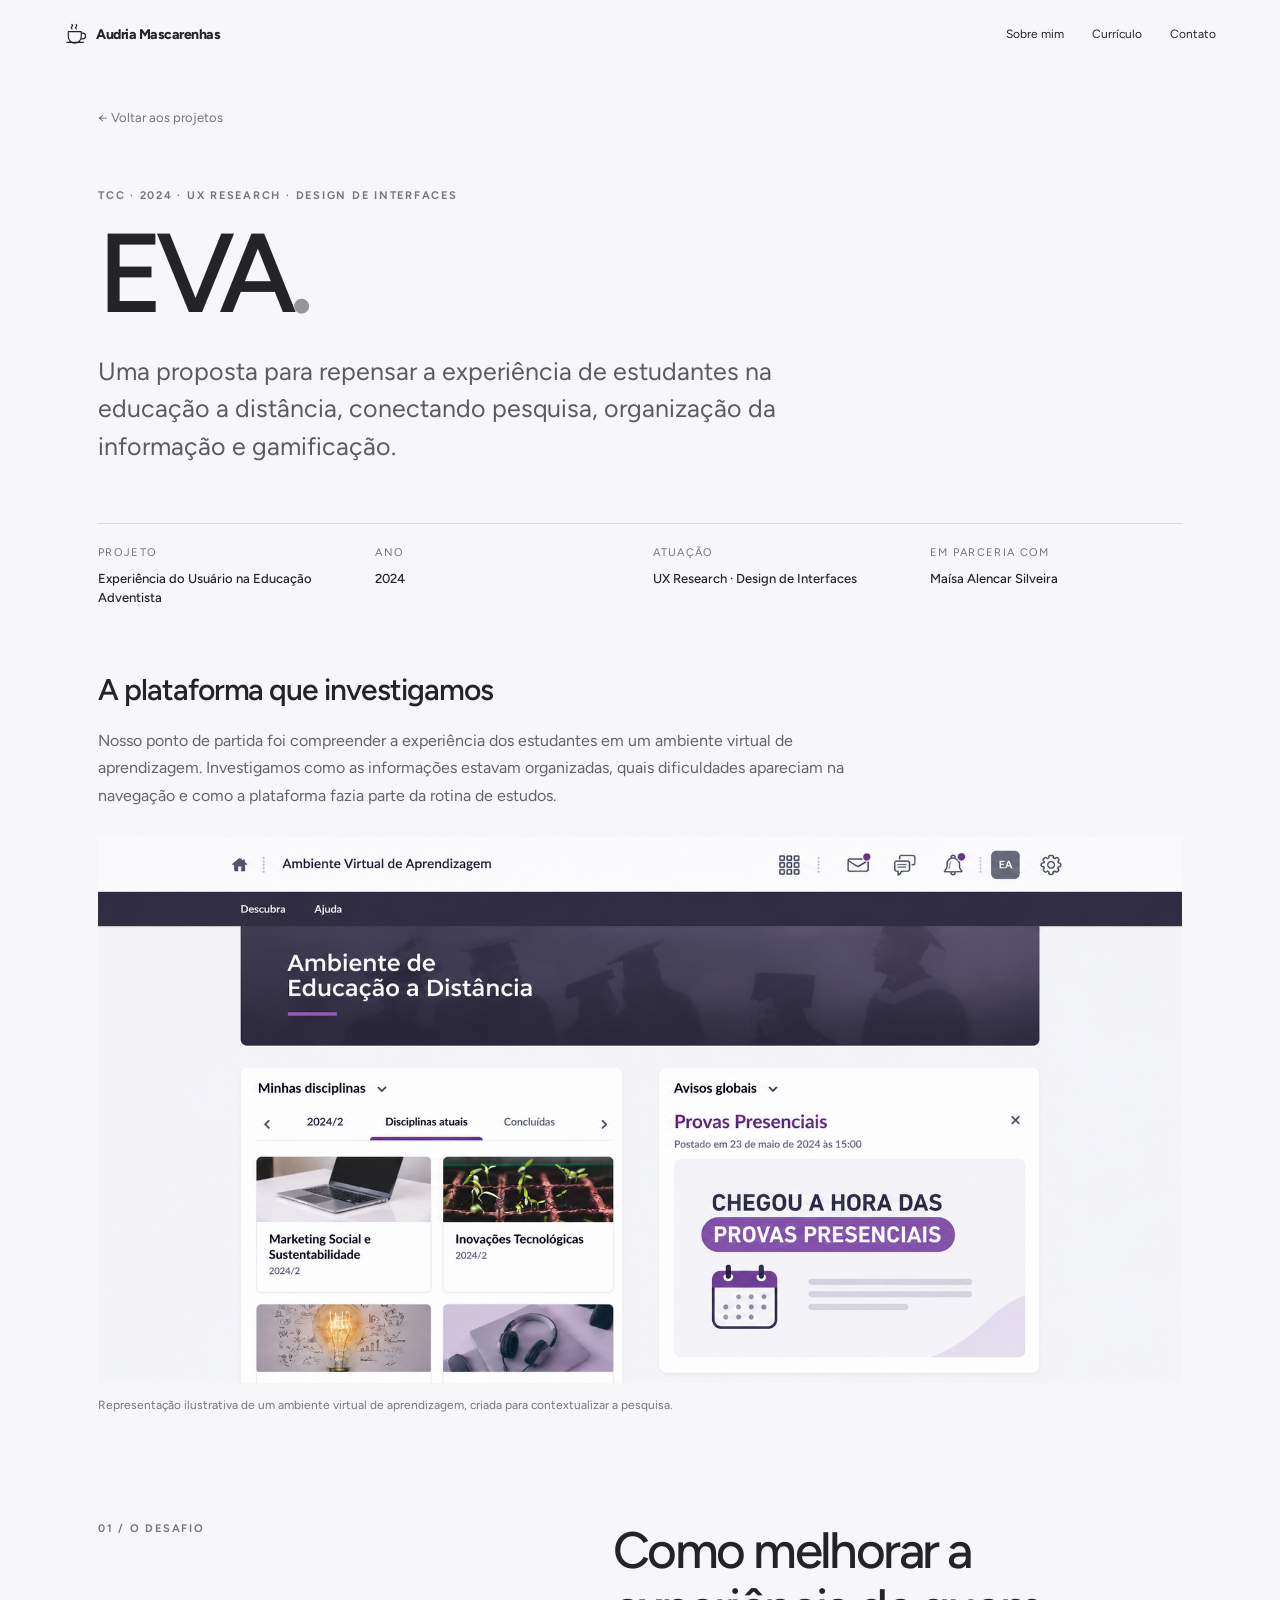
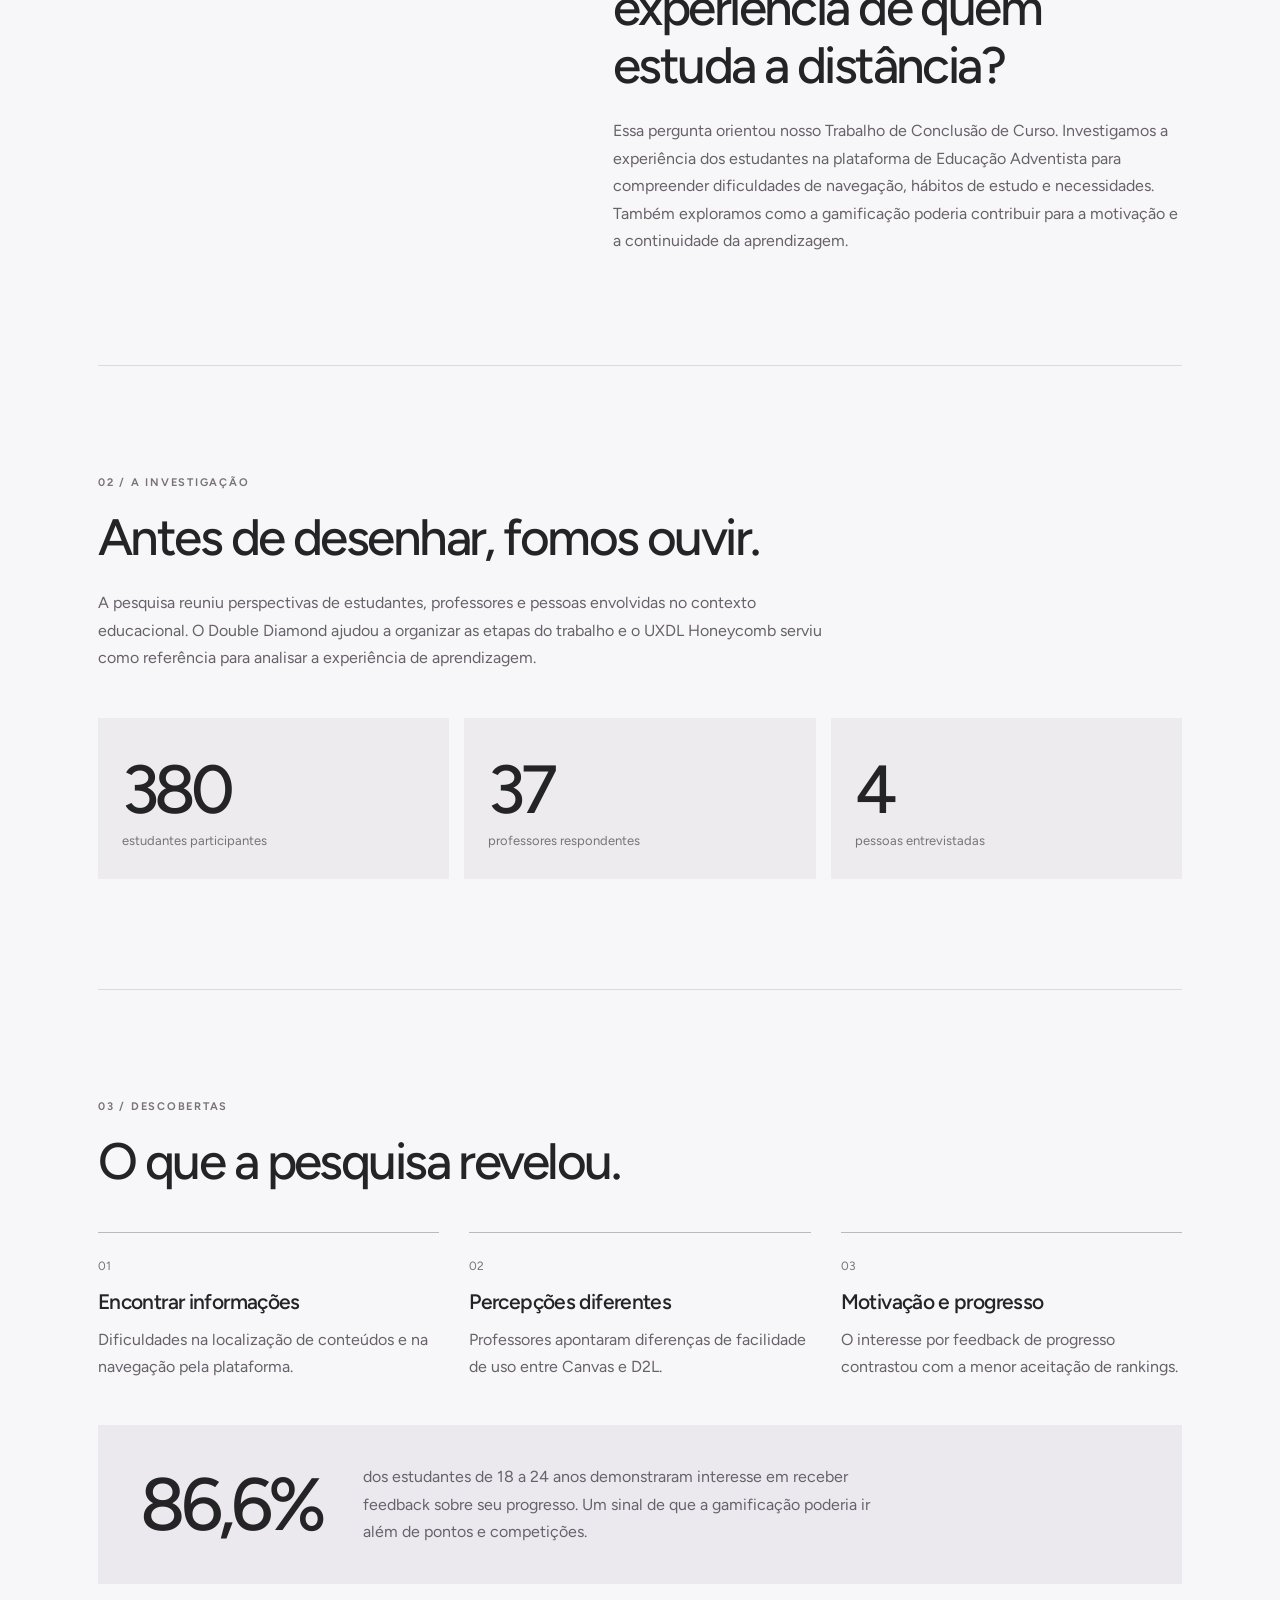
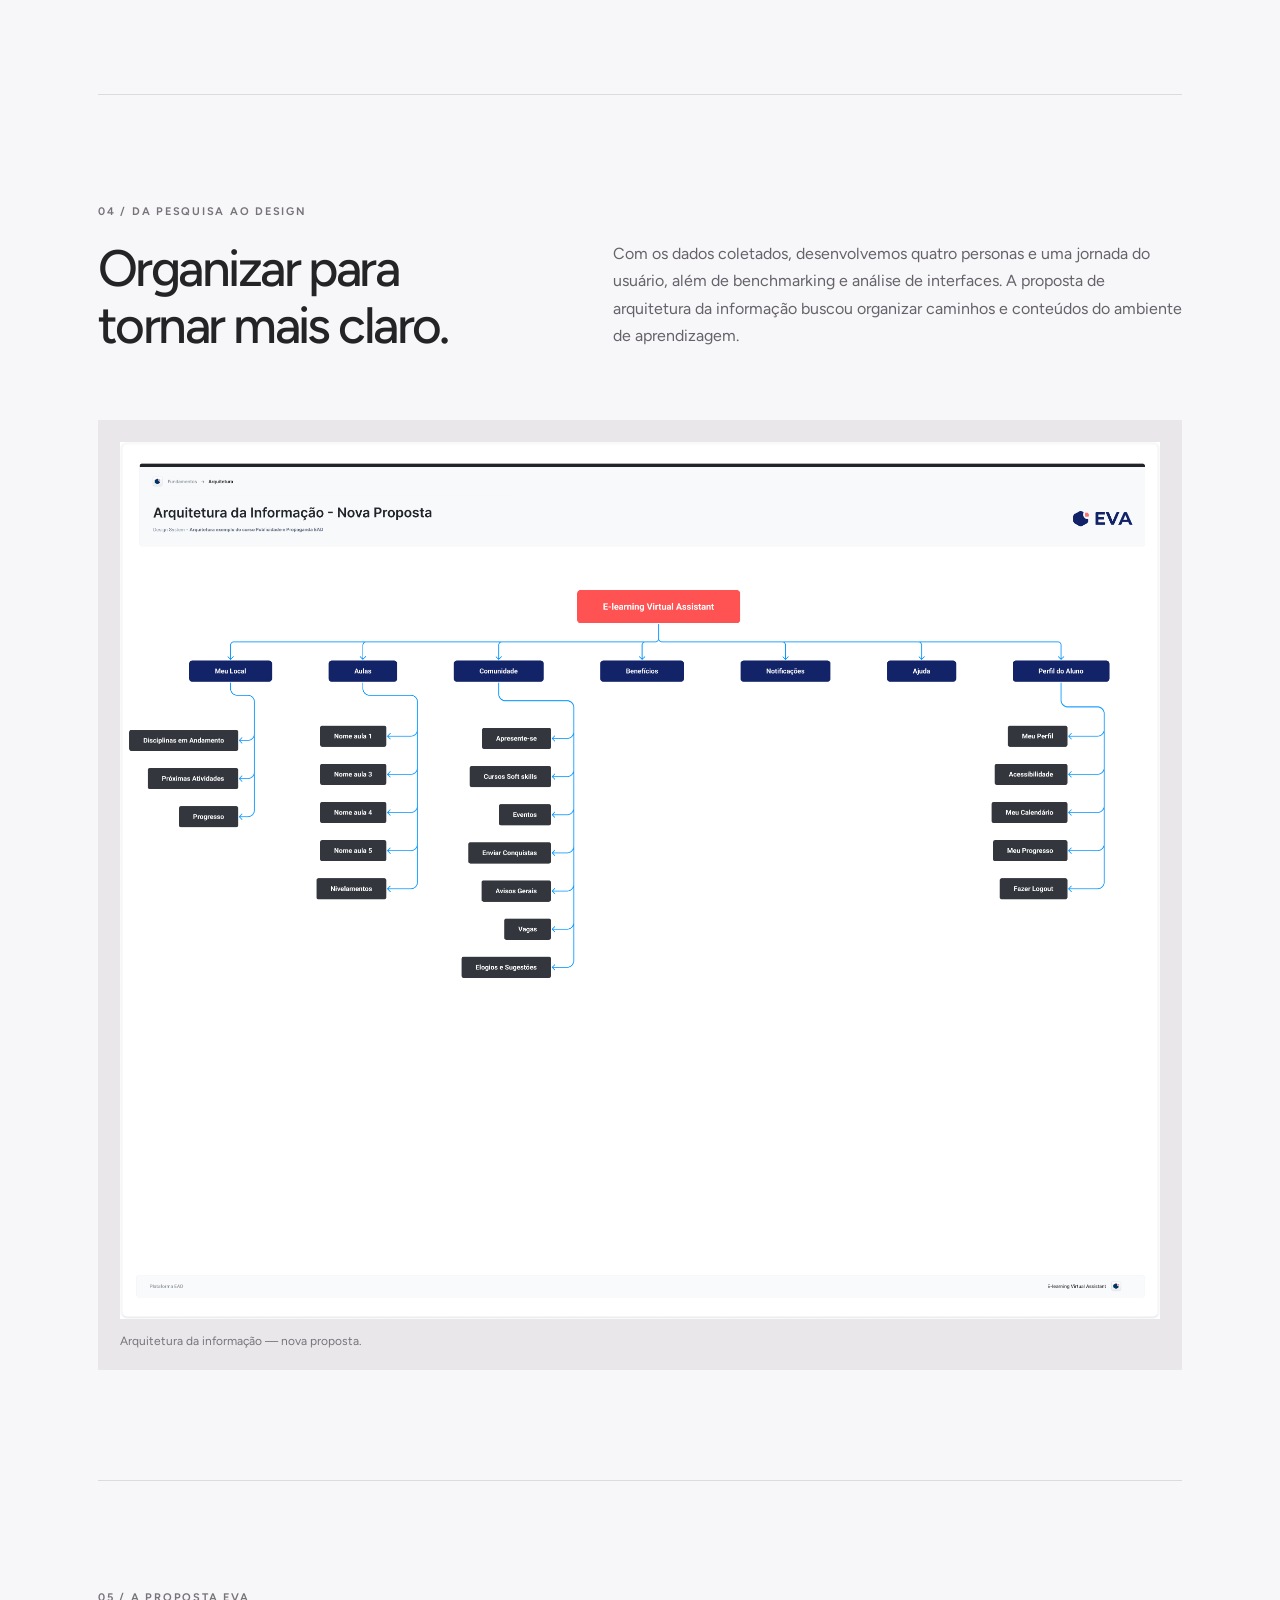
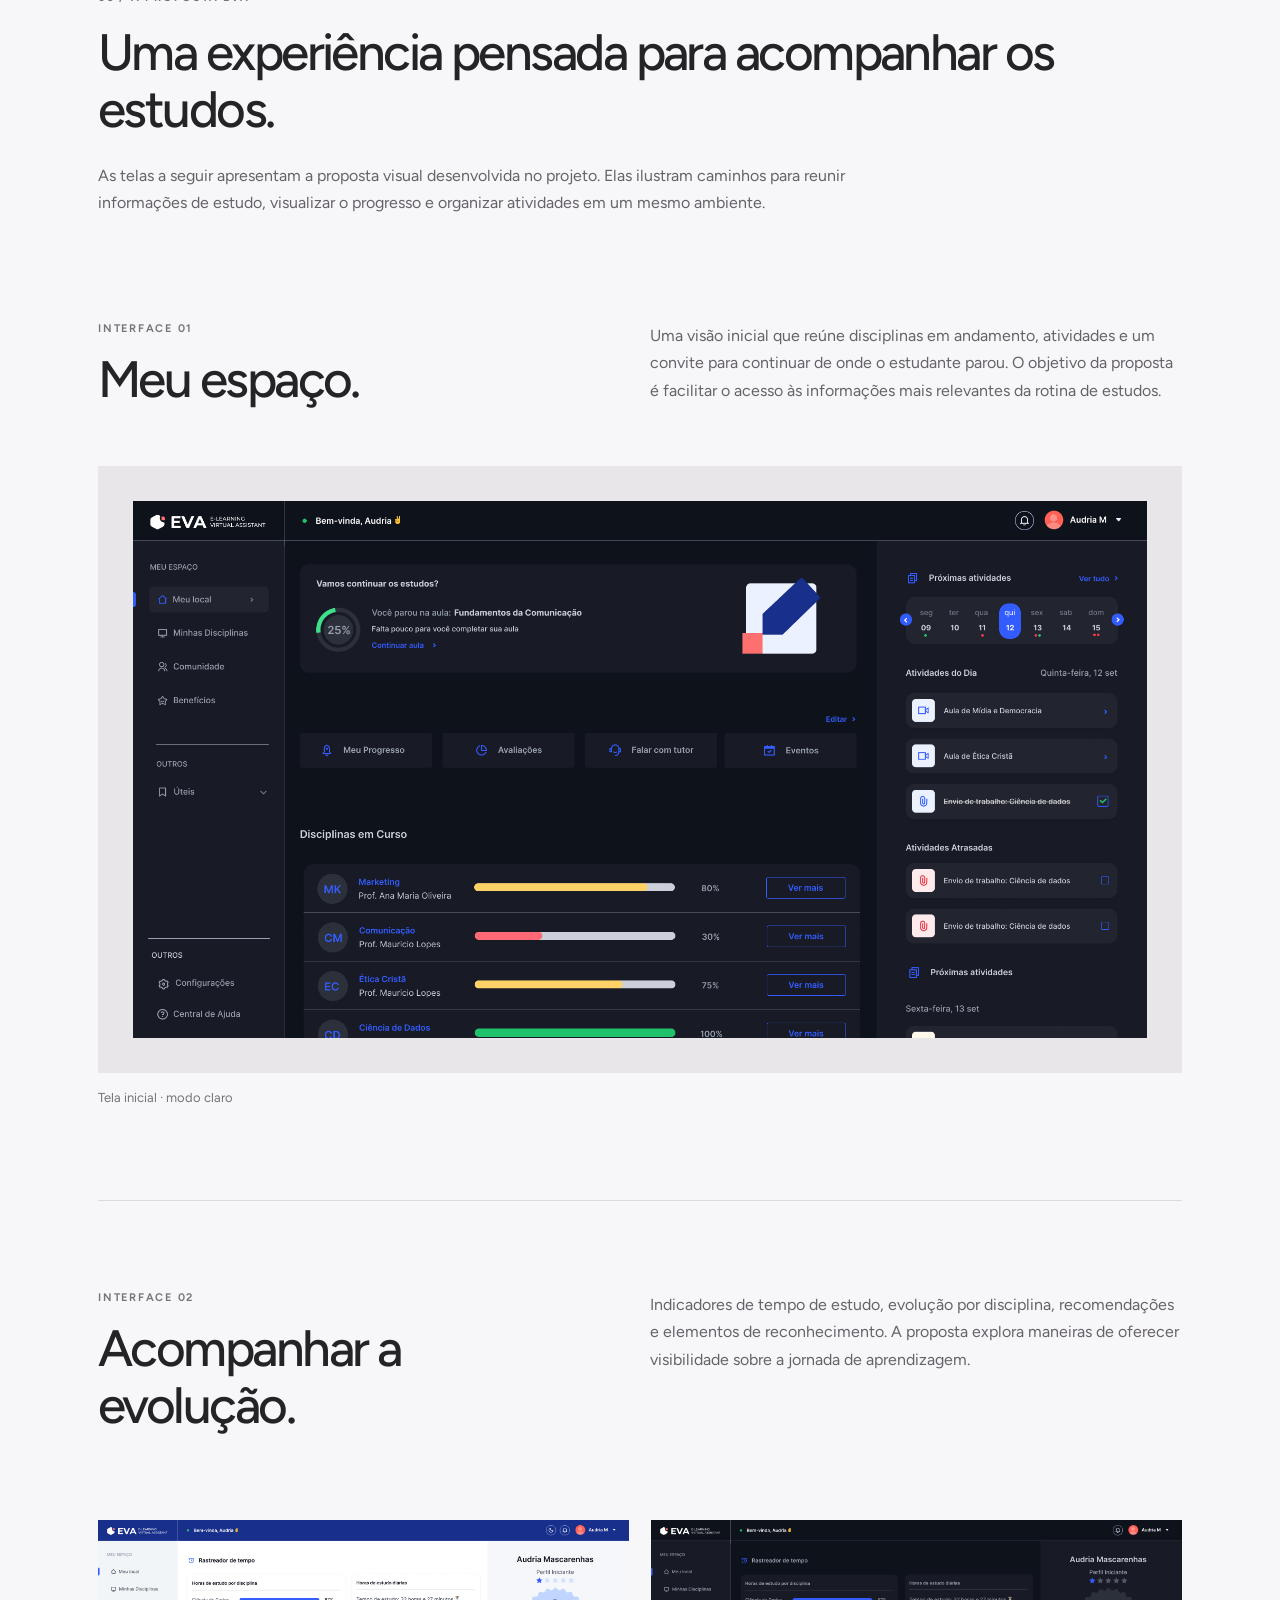
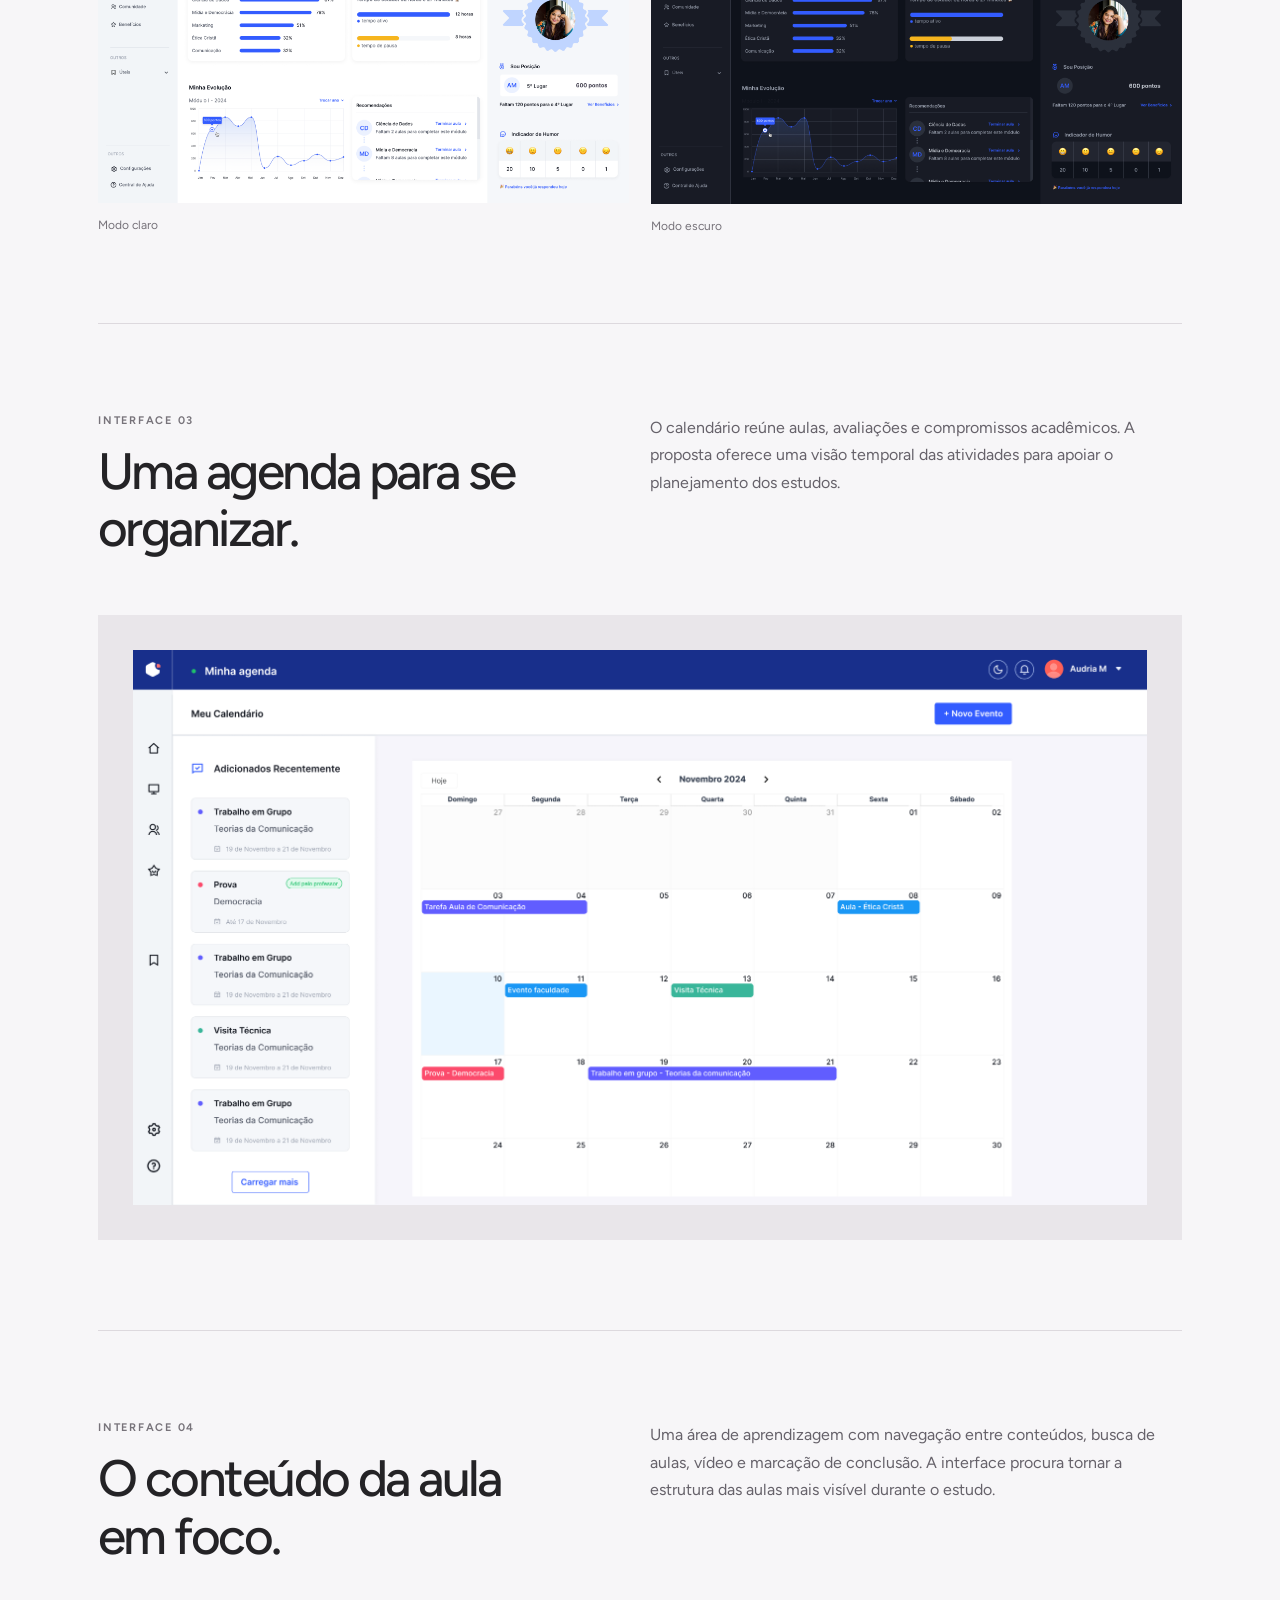
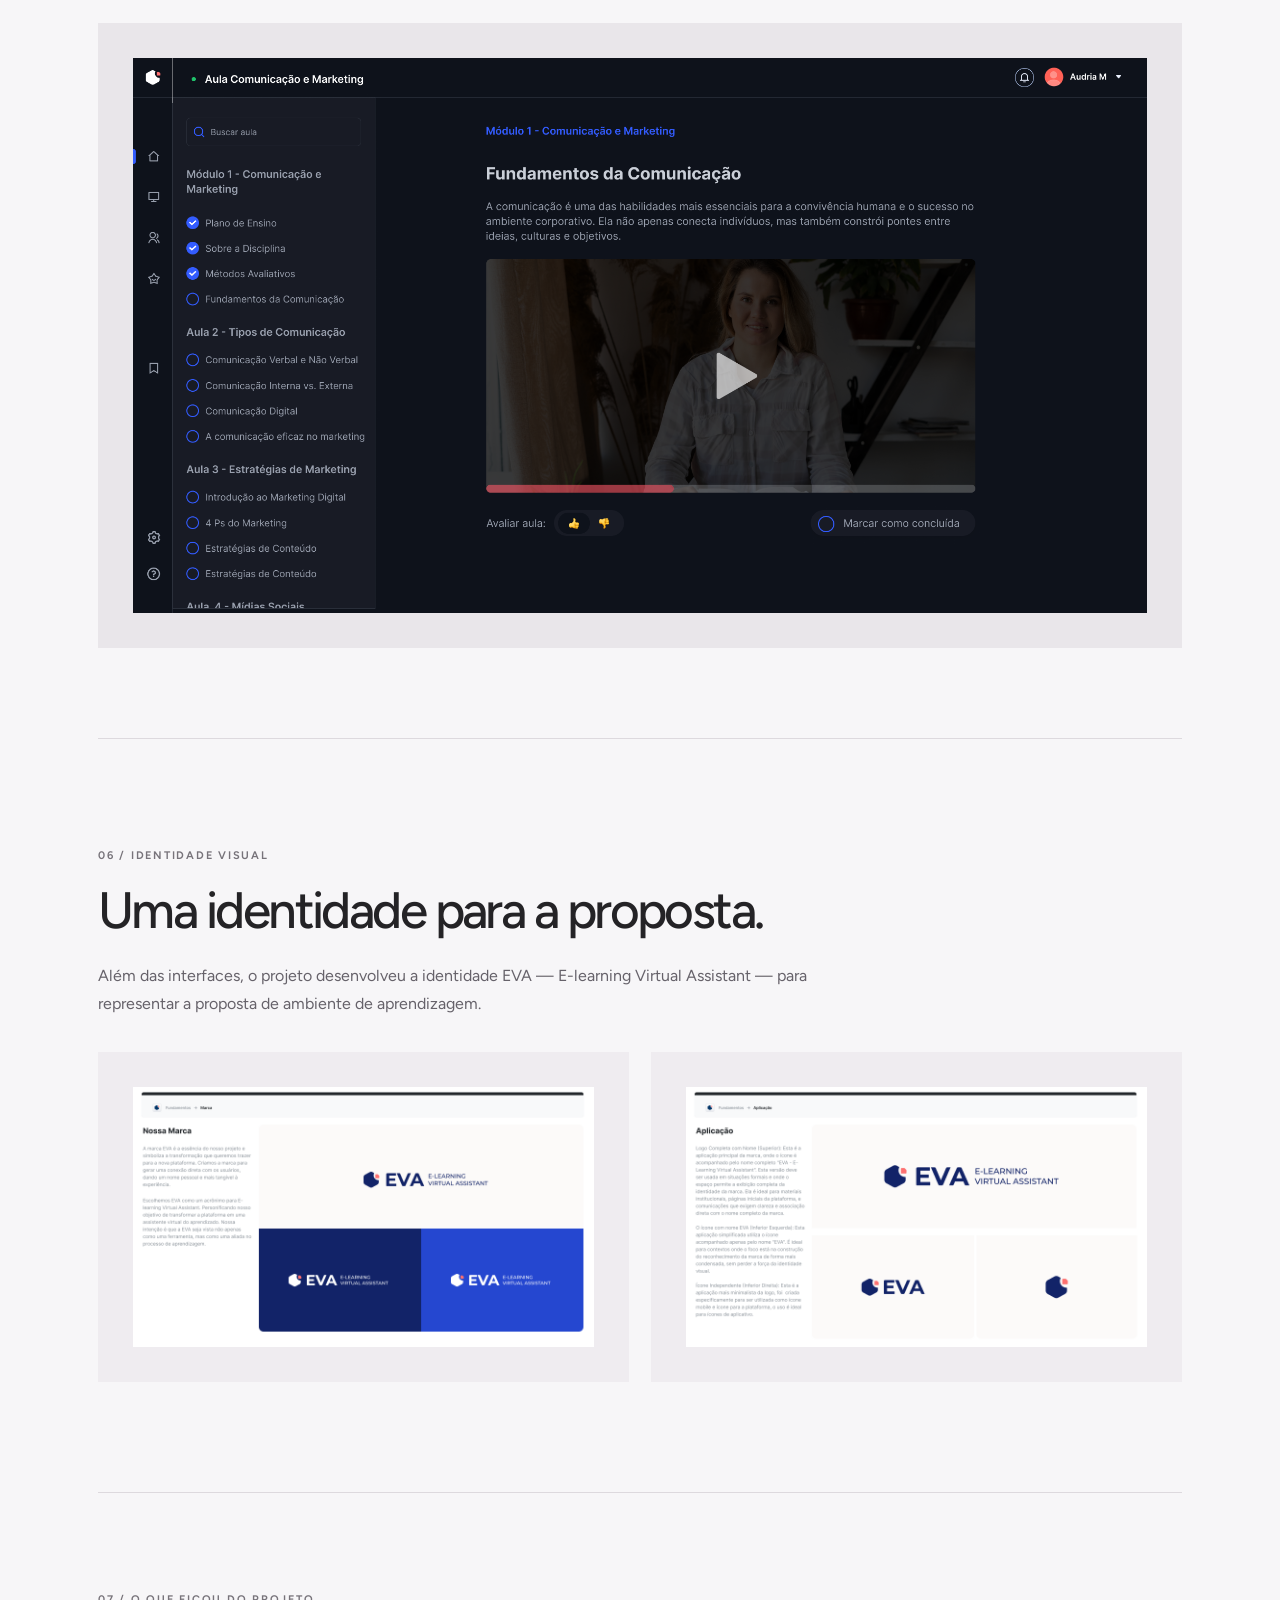
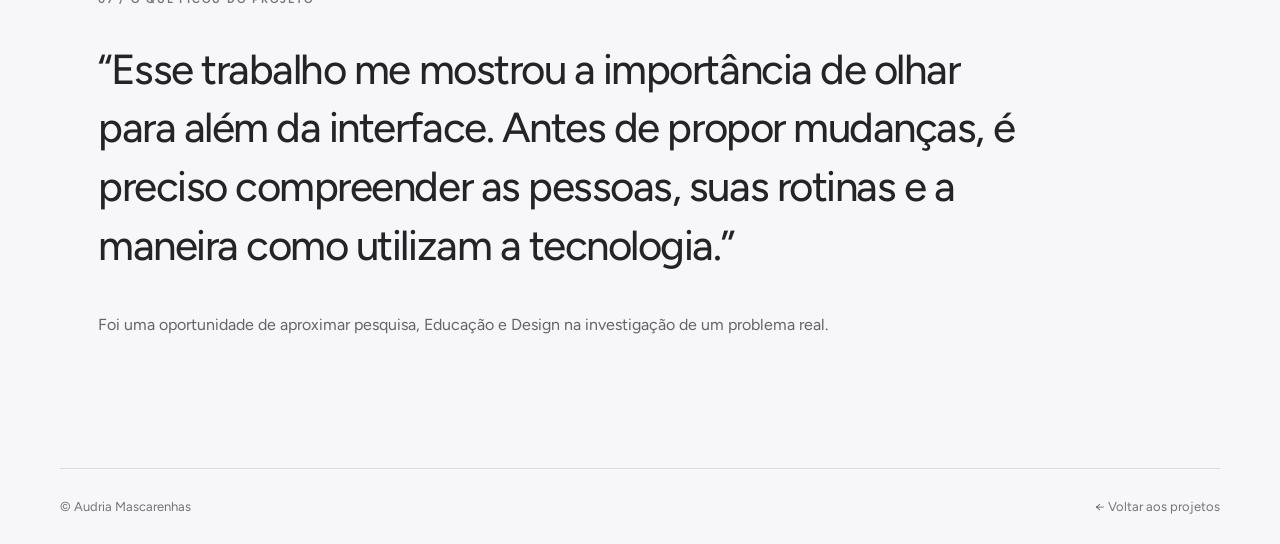
<file: projetos/eva.html>
<!DOCTYPE html>
<html lang="pt-BR"><head><meta charset="UTF-8"><meta name="viewport" content="width=device-width,initial-scale=1"><meta name="description" content="EVA: pesquisa e proposta de experiência do usuário para a educação a distância."><title>EVA — Audria Mascarenhas</title><link rel="preconnect" href="https://fonts.googleapis.com"><link rel="preconnect" href="https://fonts.gstatic.com" crossorigin><link href="../assets/css/global.css" rel="stylesheet"><link href="../assets/css/eva.css" rel="stylesheet">
  <link rel="icon" type="image/svg+xml" href="../assets/images/favicon.svg">
</head><body>
<header class="site-header"><a aria-label="Audria Mascarenhas — página inicial" class="brand" href="../index.html"><svg aria-hidden="true" fill="none" stroke="currentColor" stroke-linecap="round" stroke-linejoin="round" stroke-width="1.65" viewbox="0 0 32 32"><path d="M6 12h18v7a9 9 0 0 1-18 0zM24 14h2a4 4 0 0 1 0 8h-3M4 27h23M11 8c-3-3 3-3 0-6M17 8c-3-3 3-3 0-6"></path></svg>Audria Mascarenhas</a><nav aria-label="Navegação principal"><a href="../sobre.html">Sobre mim</a><a href="../curriculo.html">Currículo</a><a href="../contato.html">Contato</a></nav></header>
<main class="wrap"><a class="back" href="../index.html#projetos">← Voltar aos projetos</a><div class="eyebrow">TCC · 2024 · UX Research · Design de Interfaces</div><h1>EVA<span style="color:#99949b">.</span></h1><p class="lead">Uma proposta para repensar a experiência de estudantes na educação a distância, conectando pesquisa, organização da informação e gamificação.</p><div class="meta"><div><span>Projeto</span><strong>Experiência do Usuário na Educação Adventista</strong></div><div><span>Ano</span><strong>2024</strong></div><div><span>Atuação</span><strong>UX Research · Design de Interfaces</strong></div><div><span>Em parceria com</span><strong>Maísa Alencar Silveira</strong></div></div><section class="platform-context" aria-labelledby="platform-context-title">
  <h2 id="platform-context-title">A plataforma que investigamos</h2>
  <p>Nosso ponto de partida foi compreender a experiência dos estudantes em um ambiente virtual de aprendizagem. Investigamos como as informações estavam organizadas, quais dificuldades apareciam na navegação e como a plataforma fazia parte da rotina de estudos.</p>
  <figure class="context-image">
    <img src="../assets/images/eva/plataforma-contexto-ilustrativa.png" alt="Ilustração de um ambiente virtual de aprendizagem com disciplinas e avisos; não é uma captura real da plataforma analisada." width="1767" height="890" loading="eager" decoding="async">
    <figcaption>Representação ilustrativa de um ambiente virtual de aprendizagem, criada para contextualizar a pesquisa.</figcaption>
  </figure>
</section>
<section class="section section-grid"><div><div class="eyebrow">01 / O desafio</div></div><div><h2>Como melhorar a experiência de quem estuda a distância?</h2><p>Essa pergunta orientou nosso Trabalho de Conclusão de Curso. Investigamos a experiência dos estudantes na plataforma de Educação Adventista para compreender dificuldades de navegação, hábitos de estudo e necessidades. Também exploramos como a gamificação poderia contribuir para a motivação e a continuidade da aprendizagem.</p></div></section>
<section class="section"><div class="eyebrow">02 / A investigação</div><h2 style="margin-top:20px">Antes de desenhar, fomos ouvir.</h2><p style="max-width:750px">A pesquisa reuniu perspectivas de estudantes, professores e pessoas envolvidas no contexto educacional. O Double Diamond ajudou a organizar as etapas do trabalho e o UXDL Honeycomb serviu como referência para analisar a experiência de aprendizagem.</p><div class="stats"><div class="stat"><b>380</b><span>estudantes participantes</span></div><div class="stat"><b>37</b><span>professores respondentes</span></div><div class="stat"><b>4</b><span>pessoas entrevistadas</span></div></div></section>
<section class="section"><div class="eyebrow">03 / Descobertas</div><h2 style="margin-top:20px">O que a pesquisa revelou.</h2><div class="insights"><div class="insight"><em>01</em><h3 style="margin-top:15px">Encontrar informações</h3><p>Dificuldades na localização de conteúdos e na navegação pela plataforma.</p></div><div class="insight"><em>02</em><h3 style="margin-top:15px">Percepções diferentes</h3><p>Professores apontaram diferenças de facilidade de uso entre Canvas e D2L.</p></div><div class="insight"><em>03</em><h3 style="margin-top:15px">Motivação e progresso</h3><p>O interesse por feedback de progresso contrastou com a menor aceitação de rankings.</p></div></div><div class="highlight"><strong>86,6%</strong><p>dos estudantes de 18 a 24 anos demonstraram interesse em receber feedback sobre seu progresso. Um sinal de que a gamificação poderia ir além de pontos e competições.</p></div></section>
<section class="section"><div class="eyebrow">04 / Da pesquisa ao design</div><div class="section-grid" style="margin-top:22px"><h2>Organizar para tornar mais claro.</h2><p>Com os dados coletados, desenvolvemos quatro personas e uma jornada do usuário, além de benchmarking e análise de interfaces. A proposta de arquitetura da informação buscou organizar caminhos e conteúdos do ambiente de aprendizagem.</p></div><figure class="figure soft"><img src="../assets/images/eva/arquitetura.png" alt="Diagrama da nova proposta de arquitetura da informação do EVA" loading="lazy" width="2048" height="1728" decoding="async"><figcaption>Arquitetura da informação — nova proposta.</figcaption></figure></section>
<section class="section" style="border-bottom:0;padding-bottom:15px"><div class="eyebrow">05 / A proposta EVA</div><h2 style="margin-top:20px">Uma experiência pensada para acompanhar os estudos.</h2><p style="max-width:750px">As telas a seguir apresentam a proposta visual desenvolvida no projeto. Elas ilustram caminhos para reunir informações de estudo, visualizar o progresso e organizar atividades em um mesmo ambiente.</p></section>
<section class="feature"><div class="feature-head"><div><div class="eyebrow">Interface 01</div><h2 style="margin-top:16px">Meu espaço.</h2></div><p>Uma visão inicial que reúne disciplinas em andamento, atividades e um convite para continuar de onde o estudante parou. O objetivo da proposta é facilitar o acesso às informações mais relevantes da rotina de estudos.</p></div><div class="feature-img"><img src="../assets/images/eva/painel-inicial.png" alt="Tela Meu espaço do EVA em modo claro" loading="lazy" width="1920" height="1017" decoding="async"></div><p class="small">Tela inicial · modo claro</p></section>
<section class="feature"><div class="feature-head"><div><div class="eyebrow">Interface 02</div><h2 style="margin-top:16px">Acompanhar a evolução.</h2></div><p>Indicadores de tempo de estudo, evolução por disciplina, recomendações e elementos de reconhecimento. A proposta explora maneiras de oferecer visibilidade sobre a jornada de aprendizagem.</p></div><div class="split"><figure class="figure"><img src="../assets/images/eva/progresso-claro.png" alt="Painel de acompanhamento de progresso do EVA em modo claro" loading="lazy" width="2048" height="1092" decoding="async"><figcaption>Modo claro</figcaption></figure><figure class="figure"><img src="../assets/images/eva/progresso-escuro.png" alt="Painel de acompanhamento de progresso do EVA em modo escuro" loading="lazy" width="1920" height="1024" decoding="async"><figcaption>Modo escuro</figcaption></figure></div></section>
<section class="feature"><div class="feature-head"><div><div class="eyebrow">Interface 03</div><h2 style="margin-top:16px">Uma agenda para se organizar.</h2></div><p>O calendário reúne aulas, avaliações e compromissos acadêmicos. A proposta oferece uma visão temporal das atividades para apoiar o planejamento dos estudos.</p></div><div class="feature-img"><img src="../assets/images/eva/agenda.png" alt="Calendário acadêmico proposto para o EVA" loading="lazy" width="2048" height="1121" decoding="async"></div></section>
<section class="feature"><div class="feature-head"><div><div class="eyebrow">Interface 04</div><h2 style="margin-top:16px">O conteúdo da aula em foco.</h2></div><p>Uma área de aprendizagem com navegação entre conteúdos, busca de aulas, vídeo e marcação de conclusão. A interface procura tornar a estrutura das aulas mais visível durante o estudo.</p></div><div class="feature-img"><img src="../assets/images/eva/aula.png" alt="Tela de aula com menu lateral, vídeo e controle de conclusão" loading="lazy" width="1920" height="1051" decoding="async"></div></section>
<section class="section"><div class="eyebrow">06 / Identidade visual</div><h2 style="margin-top:20px">Uma identidade para a proposta.</h2><p style="max-width:750px;margin-bottom:35px">Além das interfaces, o projeto desenvolveu a identidade EVA — E-learning Virtual Assistant — para representar a proposta de ambiente de aprendizagem.</p><div class="identity"><img src="../assets/images/eva/marca-eva.png" alt="Apresentação da identidade visual EVA" loading="lazy" width="1920" height="1080" decoding="async"><img src="../assets/images/eva/marca-aplicacoes.png" alt="Variações de aplicação da marca EVA" loading="lazy" width="1920" height="1080" decoding="async"></div></section>
<section class="closing"><div class="eyebrow">07 / O que ficou do projeto</div><blockquote>“Esse trabalho me mostrou a importância de olhar para além da interface. Antes de propor mudanças, é preciso compreender as pessoas, suas rotinas e a maneira como utilizam a tecnologia.”</blockquote><p>Foi uma oportunidade de aproximar pesquisa, Educação e Design na investigação de um problema real.</p></section></main><footer class="wrap foot"><span>© Audria Mascarenhas</span><a href="../index.html#projetos">← Voltar aos projetos</a></footer></body></html>
</file>
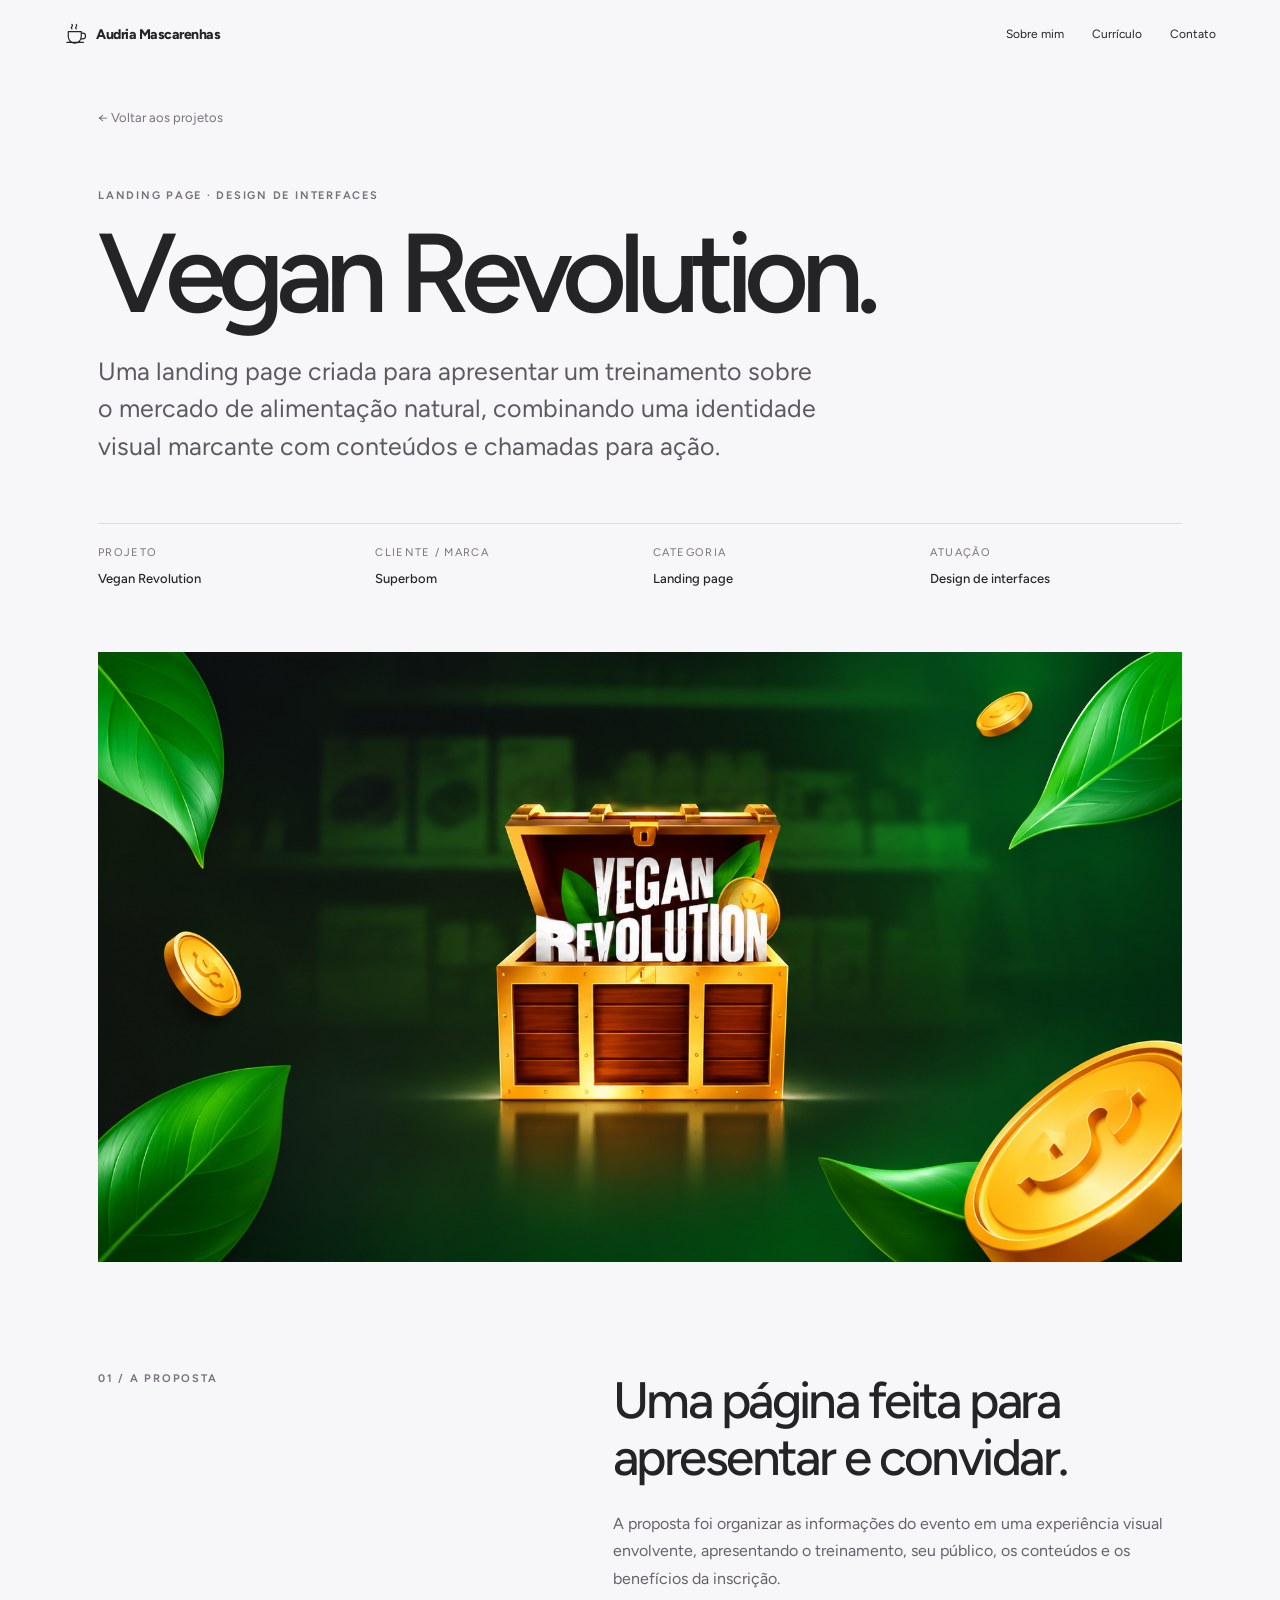
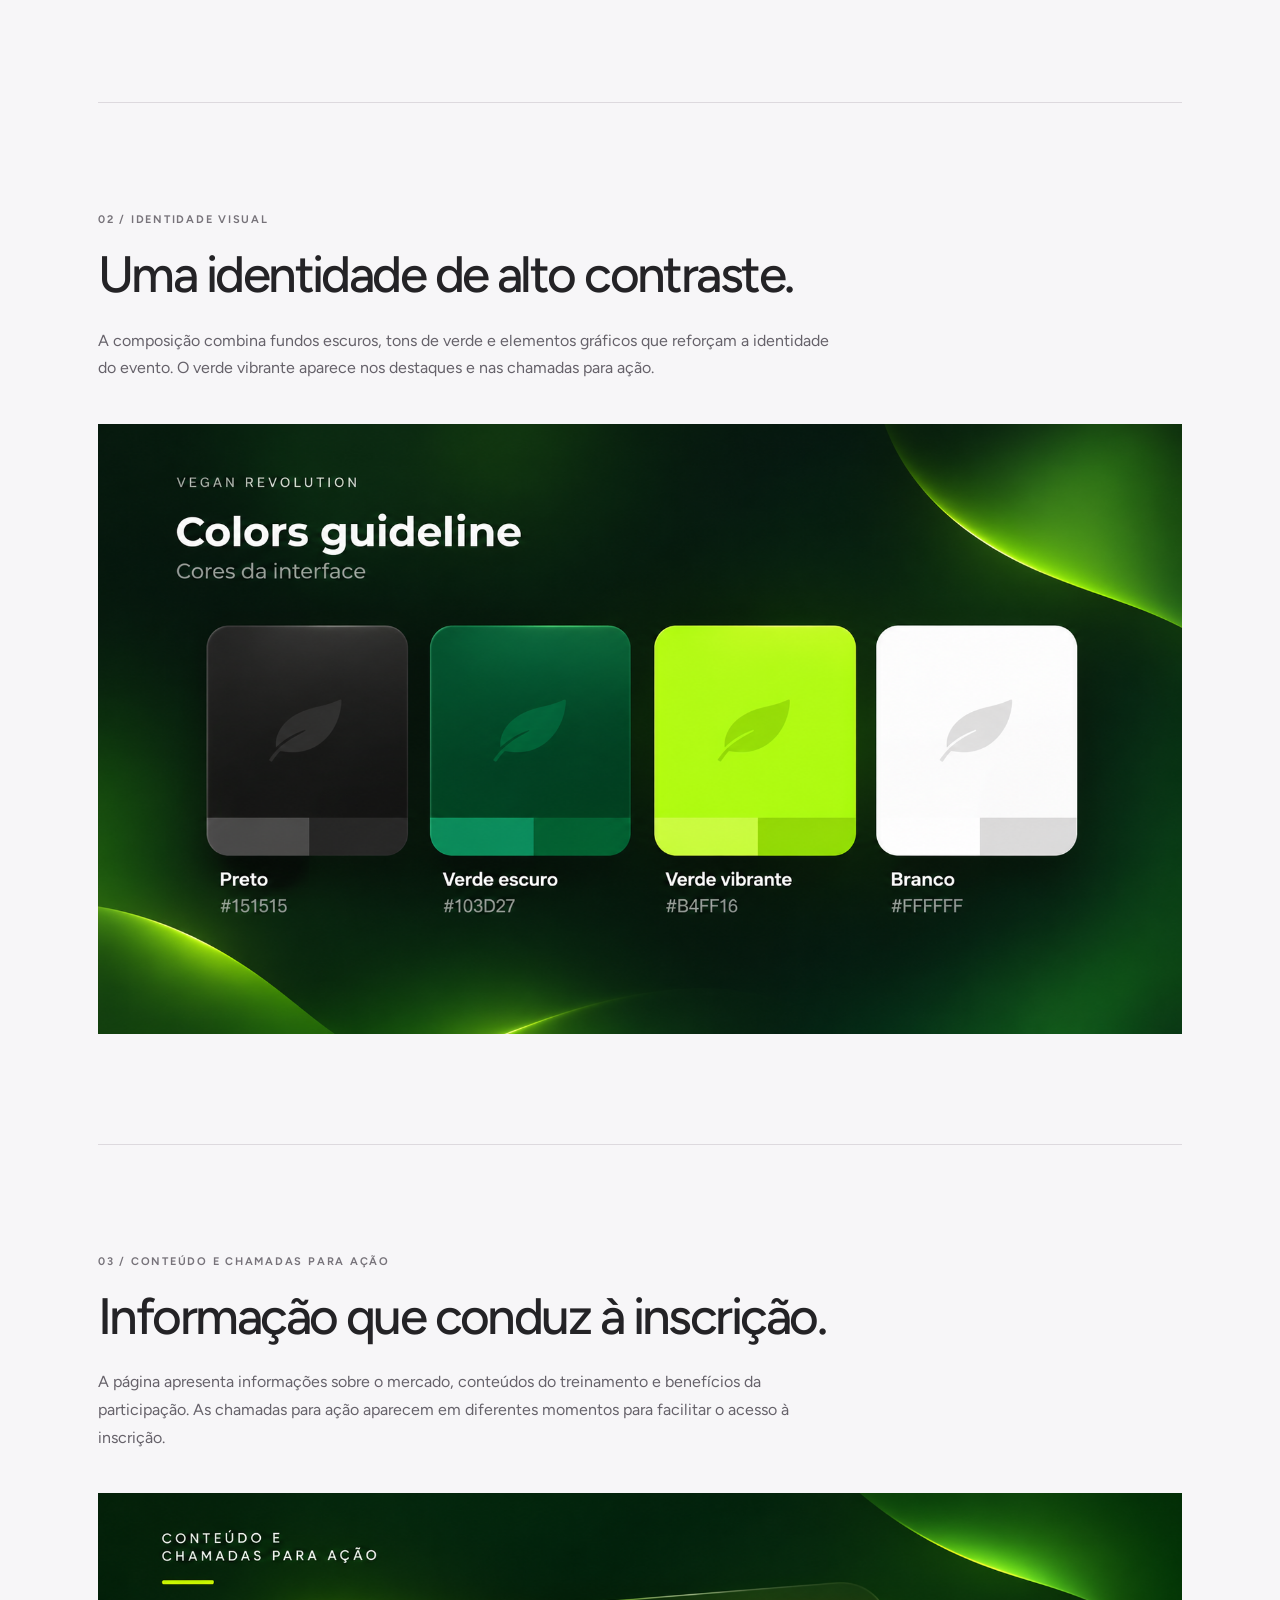
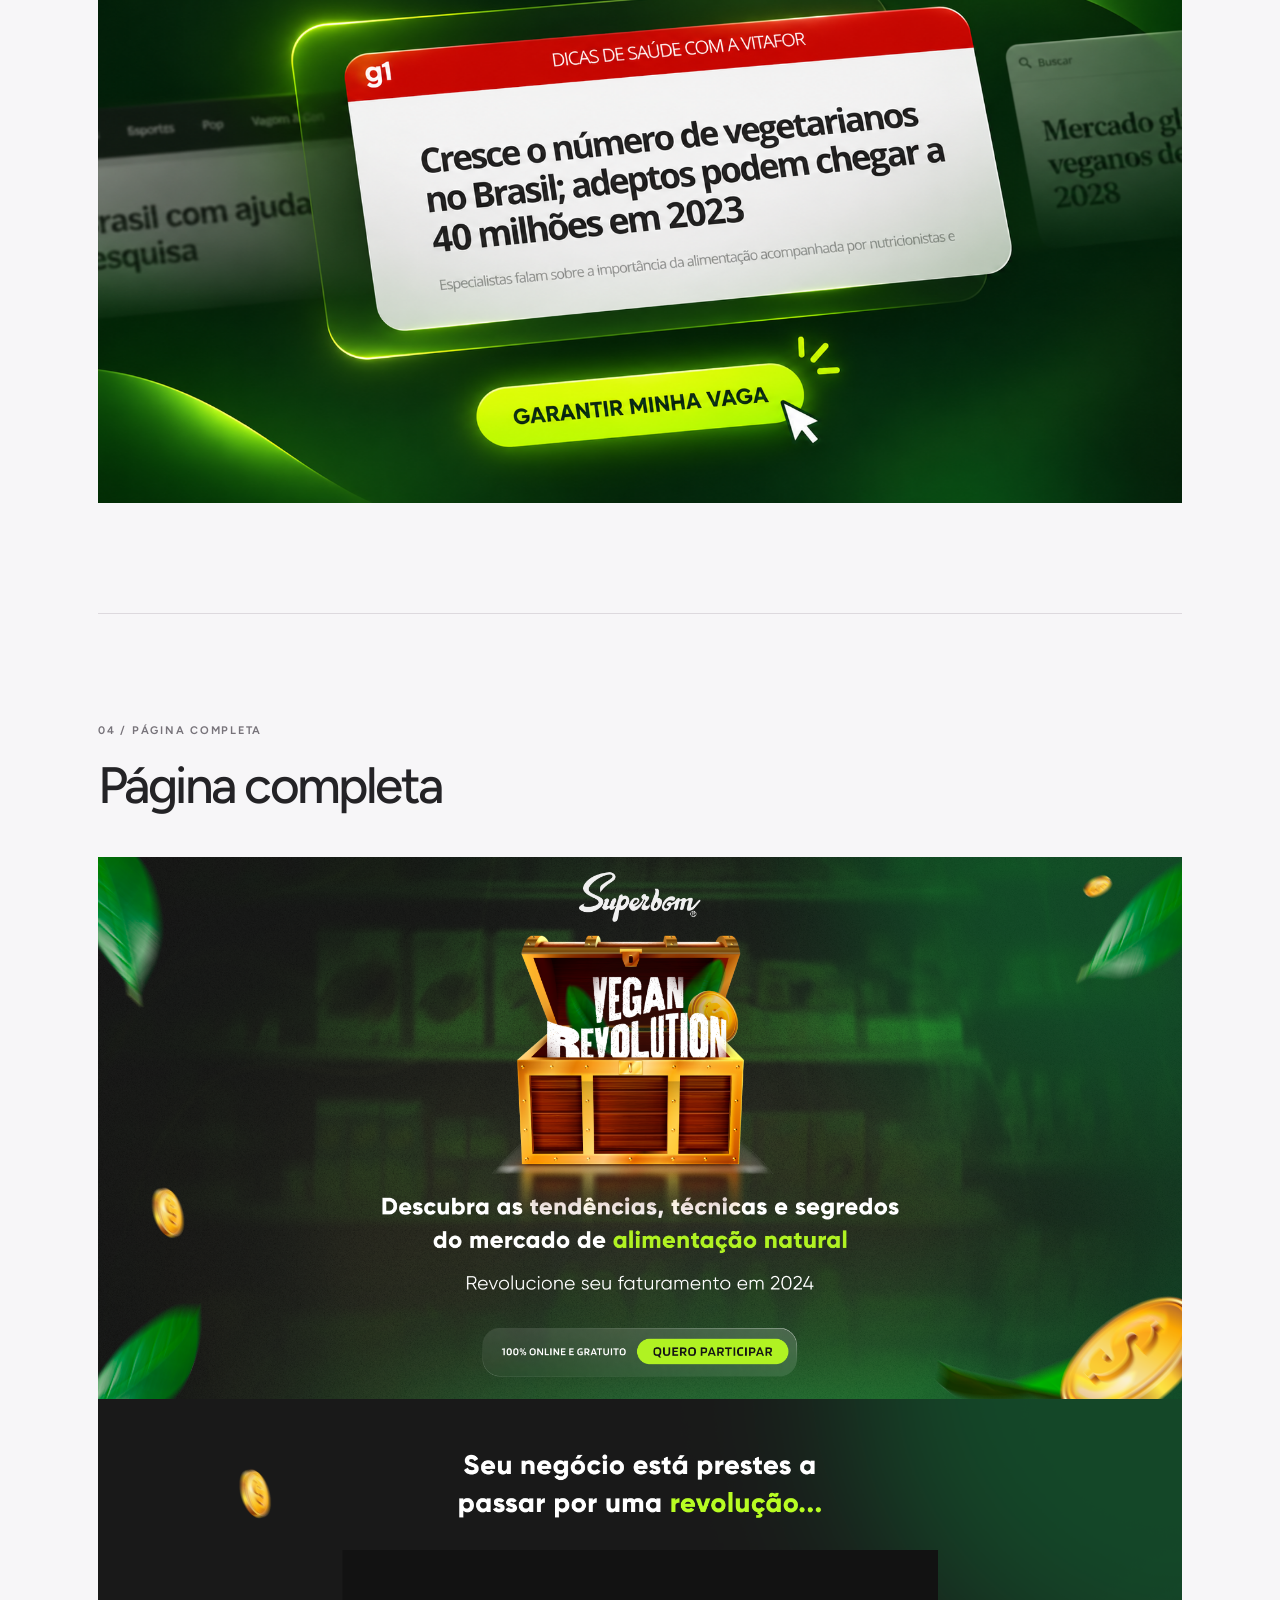
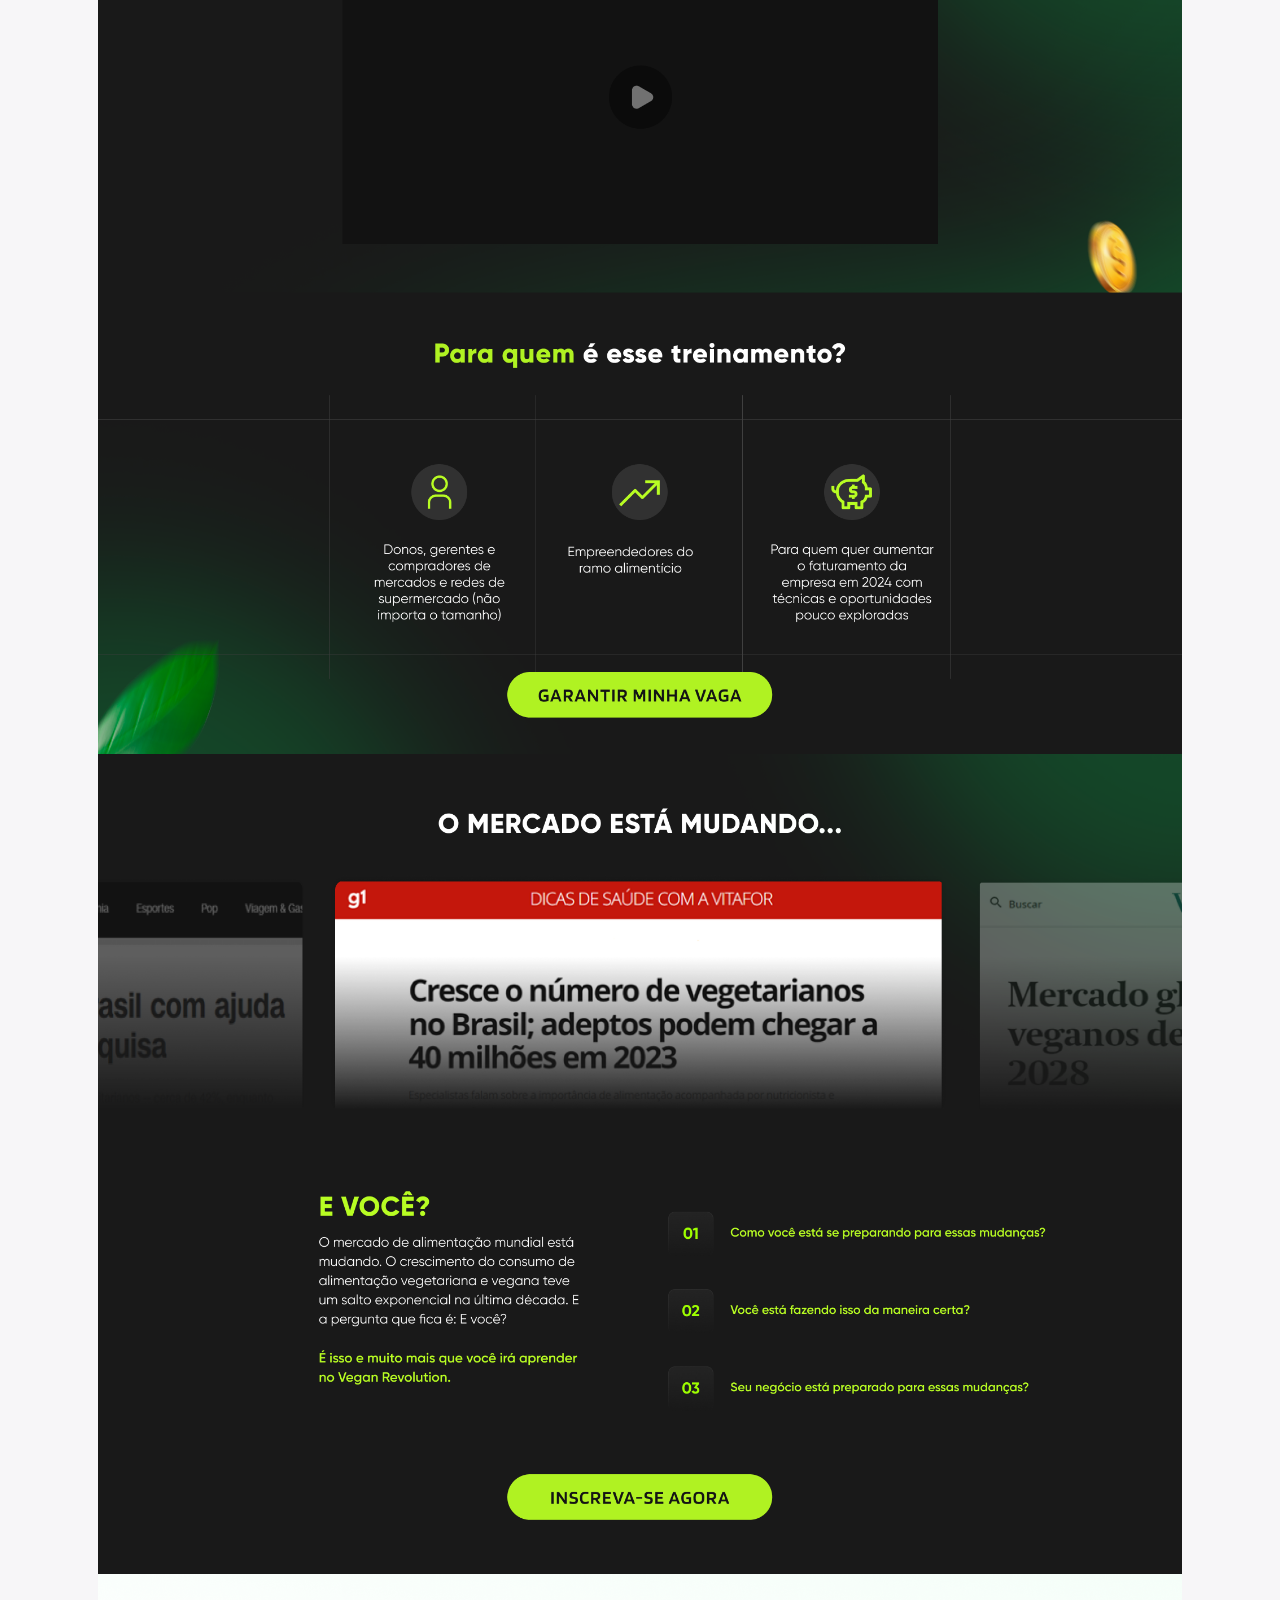
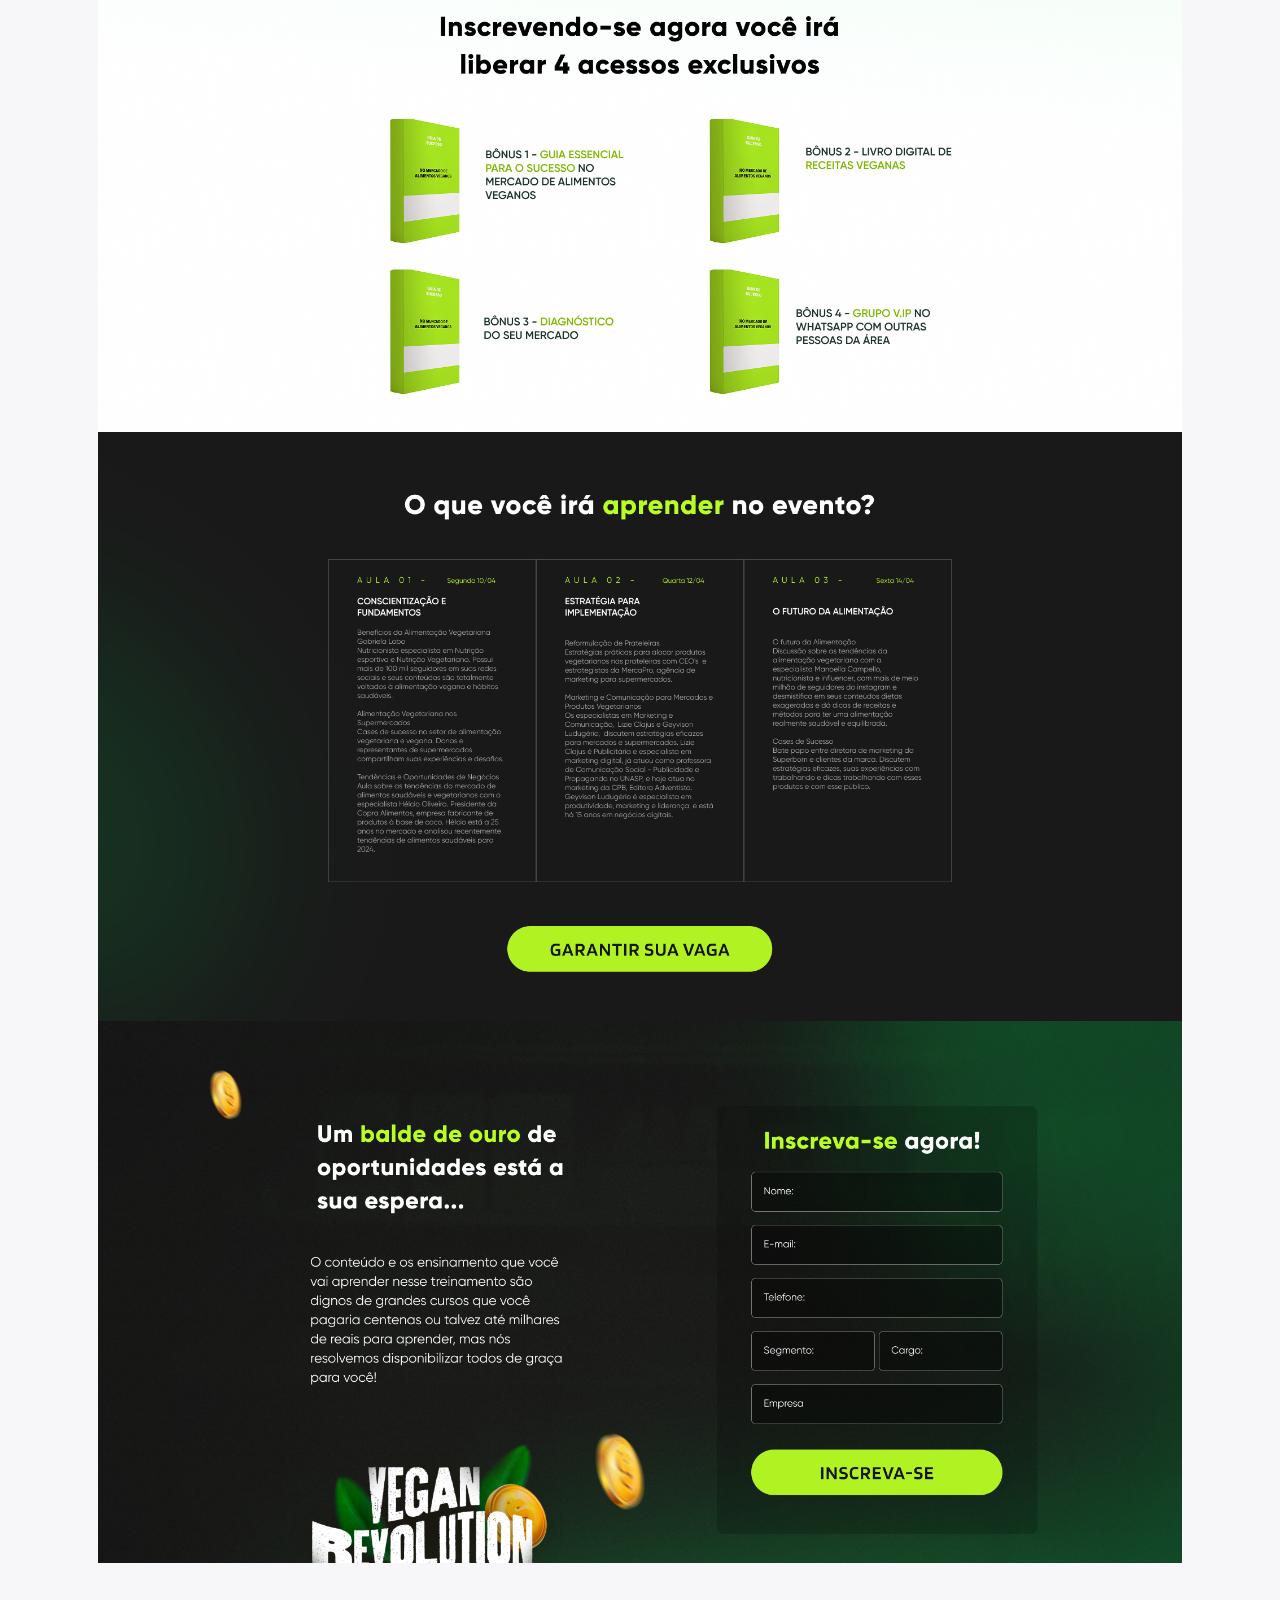
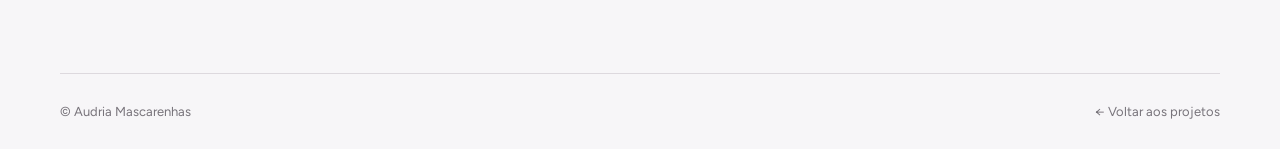
<file: projetos/vegan-revolution.html>
<!DOCTYPE html>
<html lang="pt-BR">
<head>
  <meta charset="utf-8">
  <meta name="viewport" content="width=device-width,initial-scale=1">
  <meta name="description" content="Vegan Revolution: landing page para apresentar um treinamento da Superbom sobre o mercado de alimentação natural.">
  <title>Vegan Revolution — Audria Mascarenhas</title>
  <link href="../assets/css/global.css" rel="stylesheet">
  <link href="../assets/css/eva.css" rel="stylesheet">
  <link href="../assets/css/vegan-revolution.css" rel="stylesheet">

  <link rel="icon" type="image/svg+xml" href="../assets/images/favicon.svg">
</head>
<body>
<header class="site-header"><a aria-label="Audria Mascarenhas — página inicial" class="brand" href="../index.html"><svg aria-hidden="true" fill="none" stroke="currentColor" stroke-linecap="round" stroke-linejoin="round" stroke-width="1.65" viewbox="0 0 32 32"><path d="M6 12h18v7a9 9 0 0 1-18 0zM24 14h2a4 4 0 0 1 0 8h-3M4 27h23M11 8c-3-3 3-3 0-6M17 8c-3-3 3-3 0-6"></path></svg>Audria Mascarenhas</a><nav aria-label="Navegação principal"><a href="../sobre.html">Sobre mim</a><a href="../curriculo.html">Currículo</a><a href="../contato.html">Contato</a></nav></header>
<main class="wrap vegan-case">
  <a class="back" href="../index.html#projetos">← Voltar aos projetos</a>
  <div class="eyebrow">Landing page · Design de interfaces</div>
  <h1>Vegan Revolution.</h1>
  <p class="lead">Uma landing page criada para apresentar um treinamento sobre o mercado de alimentação natural, combinando uma identidade visual marcante com conteúdos e chamadas para ação.</p>
  <div class="meta">
    <div><span>Projeto</span><strong>Vegan Revolution</strong></div>
    <div><span>Cliente / marca</span><strong>Superbom</strong></div>
    <div><span>Categoria</span><strong>Landing page</strong></div>
    <div><span>Atuação</span><strong>Design de interfaces</strong></div>
  </div>
  <figure class="figure vegan-cover">
    <img src="../assets/images/vegan-revolution/capa-vegan-revolution.png" alt="Capa da landing page Vegan Revolution" width="1672" height="941" decoding="async">
  </figure>
  <section class="section section-grid" aria-labelledby="proposal-title">
    <div class="eyebrow">01 / A proposta</div>
    <div>
      <h2 id="proposal-title">Uma página feita para apresentar e convidar.</h2>
      <p>A proposta foi organizar as informações do evento em uma experiência visual envolvente, apresentando o treinamento, seu público, os conteúdos e os benefícios da inscrição.</p>
    </div>
  </section>
  <section class="section" aria-labelledby="identity-title">
    <div class="eyebrow">02 / Identidade visual</div>
    <h2 class="vegan-section-title" id="identity-title">Uma identidade de alto contraste.</h2>
    <p class="vegan-copy">A composição combina fundos escuros, tons de verde e elementos gráficos que reforçam a identidade do evento. O verde vibrante aparece nos destaques e nas chamadas para ação.</p>
    <figure class="figure">
      <img src="../assets/images/vegan-revolution/cores-vegan-revolution.png" alt="Identidade visual do Vegan Revolution com fundos escuros e destaques verdes" width="1671" height="941" loading="lazy" decoding="async">
    </figure>
  </section>
  <section class="section" aria-labelledby="content-title">
    <div class="eyebrow">03 / Conteúdo e chamadas para ação</div>
    <h2 class="vegan-section-title" id="content-title">Informação que conduz à inscrição.</h2>
    <p class="vegan-copy">A página apresenta informações sobre o mercado, conteúdos do treinamento e benefícios da participação. As chamadas para ação aparecem em diferentes momentos para facilitar o acesso à inscrição.</p>
    <figure class="figure">
      <img src="../assets/images/vegan-revolution/conteudo-cta-vegan-revolution.png" alt="Conteúdos do treinamento e chamadas para inscrição na landing page Vegan Revolution" width="1671" height="941" loading="lazy" decoding="async">
    </figure>
  </section>
  <section class="section vegan-complete" aria-labelledby="complete-title">
    <div class="eyebrow">04 / Página completa</div>
    <h2 class="vegan-section-title" id="complete-title">Página completa</h2>
    <figure class="figure">
      <img src="../assets/images/vegan-revolution/pagina-completa-vegan-revolution.png" alt="Captura completa da landing page original Vegan Revolution" width="1920" height="6918" loading="lazy" decoding="async">
    </figure>
  </section>
</main>
<footer class="wrap foot"><span>© Audria Mascarenhas</span><a href="../index.html#projetos">← Voltar aos projetos</a></footer>
</body>
</html>
</file>
<file: assets/css/global.css>
@import url('https://fonts.googleapis.com/css2?family=Figtree:wght@300..900&display=swap');
/* Identidade visual compartilhada: altere aqui para refletir em todas as páginas. */
:root { --portfolio-bg:#f7f6f8; --portfolio-ink:#242326; --portfolio-muted:#78767d; --portfolio-line:#e5e3e8; }
html { scroll-behavior:smooth; }
body { font-family:'Figtree',Arial,Helvetica,sans-serif !important; }
a:focus-visible, button:focus-visible { outline:2px solid currentColor; outline-offset:4px; }
.project-link { display:block; color:inherit; text-decoration:none; }
.project-link:hover h2 { text-decoration:underline; text-underline-offset:3px; }

/* Cabeçalho oficial: mesmas medidas e comportamento da Home. */
.site-header {
  box-sizing: border-box;
  height: 68px;
  display: flex;
  justify-content: space-between;
  align-items: center;
  padding: 0 clamp(22px, 5vw, 80px);
  color: var(--portfolio-ink);
  font-family: 'Figtree', Arial, Helvetica, sans-serif;
  font-size: 14px;
  font-weight: 400;
  line-height: normal;
  -webkit-font-smoothing: auto;
}
.site-header a { color: inherit; text-decoration: none; }
.site-header .brand {
  display: flex;
  align-items: center;
  gap: 9px;
  font-weight: 750;
  letter-spacing: -.035em;
}
.site-header .brand svg { width: 23px; height: 23px; flex: none; }
.site-header nav { display: flex; gap: 28px; font-size: 12px; }
.site-header nav a:hover { text-decoration: underline; }
@media (max-width: 540px) {
  .site-header {
    height: auto;
    min-height: 70px;
    align-items: flex-start;
    padding-top: 20px;
    gap: 15px;
    flex-direction: column;
  }
  .site-header nav { gap: 22px; }
}
</file>
<file: assets/css/home.css>
:root{--bg:#f7f6f8;--ink:#242326;--muted:#78767d;--pill:#eae9ec;--line:#e5e3e8}*{box-sizing:border-box}html{scroll-behavior:smooth}body{margin:0;background:var(--bg);color:var(--ink);font-family:"Figtree",Arial,Helvetica,sans-serif;font-size:14px}a{color:inherit;text-decoration:none}button{font:inherit}.footer-links a:hover{text-decoration:underline}.hero{max-width:780px;margin:88px auto 0;text-align:center;padding:0 20px}.hero h1{font-size:clamp(27px,3vw,43px);line-height:1.2;font-weight:560;letter-spacing:-.055em;margin:0}.hero p{font-size:15px;line-height:1.55;color:#77747b;margin:12px auto 25px;max-width:590px}.filters{display:flex;justify-content:center;flex-wrap:wrap;gap:7px}.filter{border:0;border-radius:999px;padding:7px 15px;background:var(--pill);color:#66636b;cursor:pointer;font-size:11px}.filter.active{background:#333137;color:#fff}.gallery{max-width:1280px;margin:105px auto 0;padding:0 30px;display:grid;grid-template-columns:repeat(3,minmax(0,1fr));column-gap:22px;row-gap:58px}.project{min-width:0}.preview{aspect-ratio:1.43;overflow:hidden;background:#e7e6e9;display:flex;align-items:center;justify-content:center;position:relative}.preview .mock{width:83%;height:76%;box-shadow:0 12px 30px #00000012;background:#fff;overflow:hidden}.mock-top{height:13%;background:#f5f5f5;display:flex;align-items:center;padding:0 10px;gap:4px}.dot{width:4px;height:4px;background:#bbb;border-radius:50%}.mock-body{height:87%;display:flex}.mock-side{width:23%;background:#edf0f3;padding:10px}.mock-side i{display:block;height:5px;background:#cdd3d8;margin-bottom:10px}.mock-main{flex:1;padding:13px}.mock-main b{display:block;height:13px;width:62%;background:#c3d1da;margin-bottom:13px}.mock-main span{display:block;height:6px;width:90%;background:#e4e7ea;margin-bottom:8px}.mock-main .tiles{display:flex;gap:6px;margin-top:17px}.mock-main .tiles i{flex:1;height:55px;background:#d9e3e9}.preview.orange{background:#f4d6c5}.preview.orange .mock{background:#fff5e9}.preview.orange .mock-top{background:#ffd6a9}.preview.orange .mock-side{background:#ffb56f}.preview.orange .mock-side i{background:#fff1dc}.preview.orange .mock-main b{background:#ed8a48}.preview.orange .mock-main .tiles i{background:#f5b989}.preview.dark{background:#24252a}.preview.dark .mock{background:#34363e}.preview.dark .mock-top{background:#1e1f25}.preview.dark .mock-side{background:#262933}.preview.dark .mock-main b{background:#7d899a}.preview.dark .mock-main span{background:#535761}.preview.dark .mock-main .tiles i{background:#596273}.preview.pale{background:#e3e8de}.preview.pale .mock-side{background:#bdcdb8}.preview.pale .mock-main b{background:#8cae8c}.preview.pale .mock-main .tiles i{background:#c4d7c1}.preview.blue{background:#dce8f6}.preview.blue .mock-side{background:#b4c9e6}.preview.blue .mock-main b{background:#7e9ec9}.preview.blue .mock-main .tiles i{background:#aec8e9}.preview.cream{background:#eee8df}.preview.cream .mock-side{background:#d9c9b4}.preview.cream .mock-main b{background:#b7a58b}.preview.cream .mock-main .tiles i{background:#ded0bc}.project h2{font-size:13px;line-height:1.35;font-weight:650;margin:13px 0 3px;letter-spacing:-.01em}.project p{margin:0;font-size:12px;line-height:1.5;color:#77747b}.tag{display:inline-block;margin-top:7px;font-size:10px;color:#99959c}.placeholder-note{position:absolute;bottom:9px;right:11px;background:#ffffffd9;padding:4px 7px;font-size:9px;color:#666}.hidden{display:none!important}.about{max-width:860px;margin:155px auto 0;padding:0 25px;display:grid;grid-template-columns:1fr 1.8fr;gap:50px;scroll-margin-top:60px}.eyebrow{font-size:11px;color:#96939b}.about h2,.contact h2{font-size:clamp(24px,3vw,37px);font-weight:560;letter-spacing:-.04em;margin:0 0 16px}.about p,.contact p{font-size:14px;line-height:1.8;color:#77747b;margin:0 0 12px}.about a,.contact a.cta{display:inline-block;border-bottom:1px solid #333;padding-bottom:4px;margin-top:14px}.contact{text-align:center;margin:130px auto 100px;padding:0 20px;scroll-margin-top:60px}footer{border-top:1px solid var(--line);padding:28px clamp(22px,5vw,80px);display:flex;justify-content:space-between;gap:20px;color:#8a878e;font-size:11px}.footer-links{display:flex;gap:20px}@media(max-width:850px){.gallery{grid-template-columns:repeat(2,minmax(0,1fr));margin-top:75px}.hero{margin-top:65px}}@media(max-width:540px){.hero{margin-top:60px}.gallery{grid-template-columns:1fr;padding:0 20px;row-gap:36px;margin-top:65px}.about{grid-template-columns:1fr;gap:18px;margin-top:100px}.contact{margin:100px auto 75px}footer{flex-direction:column}}

/* Marcas: logotipos originais, sem cards ou tratamentos de cor. */
.brands {
  max-width: 1100px;
  margin: 130px auto 0;
  padding: 0 30px;
  text-align: center;
}
.brands h2 {
  max-width: 720px;
  margin: 0 auto 16px;
  font-size: clamp(24px, 3vw, 37px);
  font-weight: 560;
  line-height: 1.25;
  letter-spacing: -.04em;
}
.brands > p {
  margin: 0;
  color: var(--muted);
  font-size: 14px;
  line-height: 1.8;
}
.brands-grid {
  display: grid;
  grid-template-columns: repeat(4, minmax(0, 1fr));
  align-items: center;
  gap: 48px 40px;
  margin: 56px 0 0;
  padding: 0;
  list-style: none;
}
.brands-grid li {
  display: flex;
  align-items: center;
  justify-content: center;
  min-width: 0;
  min-height: 88px;
}
.brands-grid img {
  display: block;
  width: auto;
  height: auto;
  max-width: 100%;
  max-height: 64px;
  object-fit: contain;
}
@media (max-width: 850px) {
  .brands-grid { grid-template-columns: repeat(2, minmax(0, 1fr)); }
}
@media (max-width: 540px) {
  .brands { margin-top: 90px; padding: 0 20px; }
  .brands-grid { gap: 28px 24px; margin-top: 36px; }
}
/* Mensagem para categorias sem projetos publicados. */
.projects-empty {
  grid-column: 1 / -1;
  padding: 55px 0 65px;
  text-align: center;
}
.projects-empty[hidden] { display: none; }
.projects-empty-cat {
  display: block;
  width: 90px;
  max-width: 100%;
  height: auto;
  margin: 0 auto 16px;
  background: none;
  border: 0;
  box-shadow: none;
}
.projects-empty h2 {
  margin: 0 auto 16px;
  max-width: 650px;
  font-size: clamp(24px, 3vw, 32px);
  line-height: 1.25;
  font-weight: 560;
  letter-spacing: -.04em;
}
.projects-empty p {
  max-width: 570px;
  margin: 0 auto;
  color: var(--muted);
  font-size: 14px;
  line-height: 1.8;
}
@media (max-width: 540px) {
  .projects-empty { padding: 35px 0 45px; }
  .projects-empty-cat { width: 75px; }
}
/* Capas da galeria preenchem a mesma área, sem alterar a proporção das imagens. */
.preview.eva-cover, .preview.project-cover { background: var(--bg); }
.eva-cover img, .project-cover img {
  position: absolute;
  inset: 0;
  display: block;
  width: 100%;
  height: 100%;
  object-fit: cover;
  object-position: center;
}
</file>
<file: assets/css/componentes-curriculares.css>
.case-componentes h1,
.case-componentes h2,
.case-componentes .eyebrow,
.case-componentes figcaption,
.project-componentes h2 {
  color: #000;
}

.case-componentes h1 {
  overflow-wrap: anywhere;
}

.case-componentes .context-image {
  margin-top: 65px;
}

.case-componentes .section > .eyebrow {
  margin-bottom: 20px;
}

.case-componentes .section p {
  max-width: 750px;
}

.case-componentes .section p + p {
  margin-top: 1em;
}

.case-componentes .section:last-child {
  border-bottom: 0;
}

.image-fallback:not([hidden]) {
  display: grid;
  place-items: center;
  width: 100%;
  aspect-ratio: var(--image-width) / var(--image-height);
  background: var(--portfolio-line);
  color: var(--portfolio-ink);
  font-size: 13px;
  text-align: center;
}

.preview .image-fallback:not([hidden]) {
  height: 100%;
}

img[data-image-fallback][hidden] {
  display: none;
}

@media (max-width: 760px) {
  .case-componentes .context-image {
    margin-top: 42px;
  }
}
</file>
<file: assets/css/contato.css>
*{box-sizing:border-box}body{margin:0;background:#f7f6f8;color:#242326;font-family:'Figtree',sans-serif}.site-shell{max-width:1460px;margin:0 auto;padding:0 5.2%}.contact-layout{display:grid;grid-template-columns:minmax(0,.92fr) minmax(0,1.08fr);align-items:center;gap:6%;min-height:calc(100vh - 174px);padding:58px 0 65px}.eyebrow,.detail-label,.art-caption{font-size:10px;letter-spacing:.13em;font-weight:700;color:#85818a}.contact-copy h1{font-weight:500;font-size:clamp(44px,5vw,79px);letter-spacing:-.07em;line-height:1.09;margin:30px 0 27px}.contact-copy h1 span{color:#7a7680}.lead{max-width:430px;color:#66616b;font-size:16px;line-height:1.85;margin:0}.contact-details{margin-top:55px;display:flex;align-items:flex-start;flex-direction:column;gap:14px}.email{font-size:clamp(15px,1.8vw,21px);letter-spacing:-.03em;font-weight:600;color:#242326;text-decoration:none;overflow-wrap:anywhere}.email:hover{text-decoration:underline}.primary-link{display:inline-flex;gap:34px;align-items:center;background:#242326;color:#fff;text-decoration:none;padding:16px 23px;font-size:13px;margin-top:12px;transition:transform .2s,background .2s}.primary-link:hover{background:#48454b;transform:translateY(-2px)}.social{display:flex;gap:7px;flex-wrap:wrap;font-size:13px;color:#77727b;margin-top:55px}.social a{color:#242326;text-underline-offset:4px;font-weight:650}.art-area{min-width:0}.art-stage{perspective:1000px;display:grid;place-items:center;min-height:420px;cursor:crosshair;overflow:visible}.art-frame{width:100%;transform-style:preserve-3d;will-change:transform;transition:transform .3s ease-out;filter:drop-shadow(0 24px 28px rgba(50,40,50,.06))}.art-frame img{display:block;width:100%;height:auto;mix-blend-mode:multiply;user-select:none}.art-caption{display:flex;justify-content:space-between;gap:20px;line-height:1.7;border-top:1px solid #e5e3e8;padding-top:18px}.motion-hint{font-weight:500;letter-spacing:0;text-transform:none}.site-footer{border-top:1px solid #e5e3e8;min-height:88px;display:flex;align-items:center;justify-content:space-between;gap:15px;color:#85818a;font-size:12px}.site-footer a{color:#242326;text-decoration:none}@media(max-width:960px){.contact-layout{grid-template-columns:1fr;gap:35px;min-height:auto;padding:75px 0 55px}.contact-copy h1{font-size:clamp(48px,9vw,75px)}.contact-details{margin-top:35px}.social{margin-top:30px}.art-stage{min-height:0;max-width:650px;margin:auto}.art-caption{margin-top:20px}}@media(max-width:580px){.site-shell{padding:0 22px}.contact-layout{padding:55px 0 45px}.contact-copy h1{font-size:46px}.lead{font-size:15px}.art-caption{font-size:9px}.motion-hint{display:none}.site-footer{flex-wrap:wrap;padding:25px 0}}@media(prefers-reduced-motion:reduce){.art-frame,.primary-link{transition:none!important}}
</file>
<file: assets/css/sobre.css>
@import url('https://fonts.googleapis.com/css2?family=Figtree:wght@300..900&display=swap');
:root{--black:#292929;--gray:#777;--light:#f7f5f7;--line:#dedcde}
*{box-sizing:border-box}
html{scroll-behavior:smooth}
body{margin:0;background:var(--light);color:var(--black);font-family:'Figtree',sans-serif}
a{color:inherit;text-decoration:none}
.container{max-width:1120px;margin:auto;padding:0 42px}




.hero{padding:105px 0 95px}
.eyebrow,.number{font-family:'Figtree',sans-serif;font-size:10px;letter-spacing:1.5px;text-transform:uppercase;color:var(--gray)}
h1{max-width:850px;font-size:clamp(48px,7vw,88px);line-height:1.02;letter-spacing:-4px;font-weight:500;margin:32px 0}
h1 em{font-family:'Figtree',sans-serif;font-weight:600;font-style:normal}
.hero-bottom{display:grid;grid-template-columns:1fr 1.1fr;gap:80px;align-items:end;margin-top:55px}
.hero-note{font-size:13px;color:var(--gray);max-width:250px;line-height:1.7}
.intro{font-size:17px;line-height:1.9;max-width:570px}
.feature{border-top:1px solid var(--line);padding:100px 0;display:grid;grid-template-columns:1fr 1fr;gap:80px;align-items:center}
.photo{min-height:480px;background:#d8d6d1;display:flex;justify-content:center;align-items:center;position:relative;overflow:hidden}
.photo img{width:100%;height:100%;min-height:480px;object-fit:cover;position:absolute}
.photo-placeholder{font-family:'Figtree',sans-serif;font-size:11px;color:#777;letter-spacing:1px}
.section-title{font-size:42px;font-weight:500;line-height:1.12;letter-spacing:-2px;margin:22px 0}
.body-text{color:#555;font-size:14px;line-height:1.9}
.trajectory{padding:85px 0 105px;border-top:1px solid var(--line)}
.trajectory-header{display:flex;justify-content:space-between;align-items:end;margin-bottom:55px}
.trajectory-header h2{font-size:52px;letter-spacing:-3px;font-weight:500;margin:15px 0 0}
.timeline{border-top:1px solid var(--line)}
.timeline-item{display:grid;grid-template-columns:100px 1fr 1.2fr;gap:30px;padding:29px 0;border-bottom:1px solid var(--line);align-items:start}
.year{font-family:'Figtree',sans-serif;font-size:12px;color:var(--gray)}
.timeline-item h3{font-size:18px;font-weight:500;margin:0}
.timeline-item p{font-size:13px;line-height:1.7;color:var(--gray);margin:0}
.process{background:var(--black);color:white;padding:100px 0}
.process-grid{display:grid;grid-template-columns:1fr 1fr;gap:100px}
.process h2{font-size:55px;letter-spacing:-3px;font-weight:500;line-height:1.05;margin:25px 0}
.process-intro{color:#aaa;font-size:14px;line-height:1.9;max-width:360px}
.process .number{color:#aaa}
.interests{border-top:1px solid #444}
.interest{padding:20px 0;border-bottom:1px solid #444;display:flex;justify-content:space-between;font-size:15px}
.interest span{color:#888;font-family:'Figtree',sans-serif;font-size:11px}
.current{padding:100px 0;border-bottom:1px solid var(--line)}
.current-content{max-width:680px;margin-left:auto}
.current h2{font-size:49px;letter-spacing:-3px;font-weight:500;margin:22px 0}
.current p{font-size:15px;line-height:1.9;color:#666}
.tags{display:flex;flex-wrap:wrap;gap:9px;margin-top:30px}
.tags span{border:1px solid var(--line);border-radius:30px;padding:10px 15px;font-size:11px}
footer{padding:75px 0 35px}
.footer-title{font-size:clamp(45px,7vw,78px);line-height:1.05;letter-spacing:-3px;font-weight:500;max-width:650px;margin:25px 0 35px}
.footer-bottom{border-top:1px solid var(--line);padding-top:25px;margin-top:75px;display:flex;justify-content:space-between;font-size:11px;color:var(--gray)}
@media(max-width:700px){
.container{padding:0 22px}.hero{padding:75px 0}
h1{letter-spacing:-3px}.hero-bottom,.feature,.process-grid{grid-template-columns:1fr;gap:35px}
.feature{padding:65px 0}.photo,.photo img{min-height:350px}
.trajectory-header{display:block}.trajectory-header h2{font-size:42px}
.timeline-item{grid-template-columns:55px 1fr;gap:15px}.timeline-item p{grid-column:2}
.process{padding:70px 0}.process h2,.current h2{font-size:42px}
.current{padding:70px 0}.current-content{margin:0}
.footer-title{letter-spacing:-3px}.footer-bottom{gap:15px;flex-wrap:wrap}
}

/* Ajustes de identidade visual compartilhados com o portfólio */






.hero{padding:100px 0 95px}
h1{font-weight:550;letter-spacing:-.055em;line-height:1.06}
.section-title,.trajectory-header h2,.process h2,.current h2,.footer-title{letter-spacing:-.045em;font-weight:550}
.eyebrow,.number{letter-spacing:.11em;font-weight:600}
.photo{background:#e6e4e6}
.photo-placeholder{text-align:center;padding:25px}
.tags span{border-radius:30px}
a:focus-visible{outline:2px solid #292929;outline-offset:5px}
@media(max-width:700px){.hero{padding:72px 0}h1{letter-spacing:-.045em}}
</file>
<file: assets/css/eva.css>
:root{--bg:var(--portfolio-bg);--ink:var(--portfolio-ink);--muted:#77737a;--line:#ddd9de;--blue:#2444c5}*{box-sizing:border-box}html{scroll-behavior:smooth}body{margin:0;background:var(--bg);color:var(--ink);font-family:Figtree,Arial,sans-serif;-webkit-font-smoothing:antialiased}a{color:inherit;text-decoration:none}img{display:block;max-width:100%;height:auto}.back:hover{opacity:.55}.wrap{max-width:1160px;margin:auto;padding:0 38px}.back{display:inline-block;font-size:13px;color:var(--muted);margin:42px 0 64px}.eyebrow{text-transform:uppercase;letter-spacing:.16em;font-size:11px;font-weight:650;color:var(--muted)}h1{font-size:clamp(52px,9vw,112px);letter-spacing:-.075em;line-height:.96;font-weight:550;margin:18px 0 25px}h2{font-size:clamp(30px,4vw,53px);font-weight:500;line-height:1.12;letter-spacing:-.05em;margin:0 0 23px}h3{font-size:21px;font-weight:550;letter-spacing:-.03em;margin:0 0 12px}p{line-height:1.72;color:#66626a;font-size:16px;margin:0}.lead{font-size:clamp(18px,2.2vw,25px);line-height:1.5;max-width:720px;color:#5d5960}.meta{display:grid;grid-template-columns:repeat(4,minmax(0,1fr));gap:25px;border-top:1px solid var(--line);margin-top:58px;padding-top:22px}.meta span{display:block;color:var(--muted);font-size:11px;text-transform:uppercase;letter-spacing:.12em;margin-bottom:9px}.meta strong{font-size:13px;font-weight:500}.context-image figcaption,.figure figcaption{font-size:12px;color:var(--muted);margin-top:15px}.section{padding:110px 0;border-bottom:1px solid var(--line)}.section-grid{display:grid;grid-template-columns:1fr 1.4fr;gap:10%}.small{font-size:13px;color:var(--muted)}.question{font-size:clamp(28px,4vw,46px);line-height:1.18;letter-spacing:-.04em;font-weight:500}.stats{display:grid;grid-template-columns:repeat(3,1fr);gap:15px;margin-top:46px}.stat{padding:30px 24px;background:#eeebef}.stat b{font-size:clamp(42px,6vw,68px);font-weight:500;letter-spacing:-.07em;display:block}.stat span{font-size:13px;color:var(--muted)}.insights{display:grid;grid-template-columns:repeat(3,1fr);gap:30px;margin-top:42px}.insight{border-top:1px solid #bcb8c0;padding-top:22px}.insight em{font-size:12px;color:var(--muted);font-style:normal}.highlight{background:#ece9ee;padding:35px 42px;margin-top:44px;display:flex;gap:40px;align-items:center}.highlight strong{font-size:clamp(45px,6vw,74px);font-weight:500;letter-spacing:-.06em}.highlight p{max-width:510px}.figure{margin:42px 0 0}.figure img{width:100%;background:white}.figure.soft{padding:22px;background:#eae7eb}.split{display:grid;grid-template-columns:1fr 1fr;gap:22px}.split .figure{margin-top:28px}.feature{padding:90px 0;border-bottom:1px solid var(--line)}.feature-head{display:grid;grid-template-columns:1fr 1.2fr;gap:10%;margin-bottom:35px}.feature-head p{max-width:550px}.feature-img{background:#e9e6ea;padding:clamp(12px,3vw,35px)}.feature-img img{width:100%}.feature .small{margin-top:14px}.identity{display:grid;grid-template-columns:1fr 1fr;gap:22px;align-items:center}.identity img{width:100%;background:#efecf0;padding:35px}.closing{padding:100px 0 130px}.closing blockquote{font-size:clamp(25px,3.6vw,42px);line-height:1.4;letter-spacing:-.035em;font-weight:450;margin:35px 0;max-width:930px}.foot{border-top:1px solid var(--line);padding:30px 0;display:flex;justify-content:space-between;font-size:13px;color:var(--muted)}@media(max-width:760px){.wrap{padding:0 20px}.back{margin:25px 0 45px}.meta{grid-template-columns:repeat(2,minmax(0,1fr));margin-top:40px}.section{padding:70px 0}.section-grid,.feature-head,.identity{grid-template-columns:1fr;gap:20px}.stats,.insights{grid-template-columns:1fr}.stat{padding:20px}.highlight{display:block;padding:25px}.split{grid-template-columns:1fr}.feature{padding:65px 0}.closing{padding:65px 0}.foot{gap:20px;flex-wrap:wrap}}@media(prefers-reduced-motion:reduce){html{scroll-behavior:auto}}
/* Permite que textos e imagens se ajustem sem alargar as colunas. */
.meta > div, .section-grid > *, .feature-head > *, .split > *, .identity > * { min-width: 0; }
.meta strong { overflow-wrap: anywhere; }
/* Contexto da pesquisa: imagem ilustrativa sem moldura ou efeitos. */
.platform-context { margin-top: 65px; }
.platform-context h2 {
  margin: 0 0 18px;
  font-size: clamp(22px, 2.6vw, 30px);
  font-weight: 550;
  line-height: 1.25;
  letter-spacing: -.035em;
}
.platform-context > p { max-width: 750px; }
.context-image { margin: 28px 0 0; }
.context-image img { width: 100%; height: auto; }
@media (max-width: 760px) {
  .platform-context { margin-top: 42px; }
}
</file>
<file: assets/css/adventist-health.css>
/* Complementos exclusivos do case; estrutura e linguagem visual reutilizadas da EVA. */
.adventist-case h1 { overflow-wrap: anywhere; }
.adventist-case .case-title { margin-top: 20px; }
.adventist-case .case-intro { max-width: 750px; }
.adventist-case .case-copy p + p { margin-top: 20px; }
.adventist-case .identity-demo {
  display: grid;
  grid-template-columns: 1fr 1fr;
  gap: 42px;
  margin-top: 42px;
}
.adventist-case .identity-demo > * { min-width: 0; }
.adventist-case .palette { list-style: none; margin: 22px 0 0; padding: 0; }
.adventist-case .palette li { display: flex; align-items: center; gap: 16px; margin-top: 18px; font-size: 14px; }
.adventist-case .palette .small { display: block; margin-top: 4px; }
.adventist-case .swatch { width: 58px; height: 58px; flex: none; border: 1px solid var(--line); }
/* Valores extraídos dos pixels da imagem depois.png. */
.adventist-case .swatch-blue { background: #00558c; }
.adventist-case .swatch-light { background: #f8f8ff; }
.adventist-case .swatch-white { background: #fff; }
.adventist-case .type-demo { font-family: 'Open Sans', Arial, sans-serif; border-top: 1px solid var(--line); padding-top: 22px; }
.adventist-case .type-heading { font-size: clamp(24px, 3vw, 34px); font-weight: 700; line-height: 1.25; letter-spacing: -.03em; color: #00558c; margin-top: 30px; }
.adventist-case .type-subtitle { font-size: 20px; font-weight: 600; color: #00558c; margin-top: 18px; }
.adventist-case .type-body { margin-top: 12px; }
.adventist-case .components-grid { display: grid; grid-template-columns: repeat(2, minmax(0, 1fr)); gap: 22px; margin-top: 42px; }
.adventist-case .components-grid .figure { margin: 0; min-width: 0; }
.adventist-case .components-grid img { width: 100%; height: auto; aspect-ratio: 4 / 3; object-fit: contain; }
.adventist-case .component-title { display: block; color: var(--ink); margin-bottom: 6px; font-weight: 550; }
@media (max-width: 760px) {
  .adventist-case .identity-demo, .adventist-case .components-grid { grid-template-columns: 1fr; }
  .adventist-case .identity-demo { gap: 30px; }
}
</file>
<file: assets/css/dedos-falantes.css>
/* Complementos exclusivos; estrutura editorial e responsividade reutilizadas da EVA. */
.dedos-case h1 { overflow-wrap: anywhere; }
.dedos-case .case-title { margin-top: 20px; }
.dedos-case .case-intro { max-width: 750px; }
.dedos-case .case-copy p + p { margin-top: 20px; }
.dedos-case .figure img { width: 100%; height: auto; object-fit: contain; }
/* Telas completas, alinhadas pelo topo e com larguras proporcionais aos dispositivos. */
.dedos-case .screens { display: grid; grid-template-columns: minmax(0, 2.3fr) minmax(0, 1fr); gap: 22px; align-items: start; }
.dedos-case .screens .figure { min-width: 0; }
.dedos-case .mobile-screen { width: 100%; max-width: 339px; justify-self: center; }
@media (max-width: 760px) {
  .dedos-case .screens { grid-template-columns: 1fr; gap: 0; }
}
</file>
<file: assets/css/vegan-revolution.css>
/* Complementos do case curto; estrutura editorial reutilizada de eva.css. */
.vegan-case h1 { overflow-wrap: anywhere; }
.vegan-case .vegan-cover { margin-top: 65px; }
.vegan-section-title { margin-top: 20px; }
.vegan-copy { max-width: 750px; }
.vegan-case .figure img { width: 100%; height: auto; }
.vegan-complete { border-bottom: 0; }
@media (max-width: 760px) {
  .vegan-case .vegan-cover { margin-top: 42px; }
}
</file>
